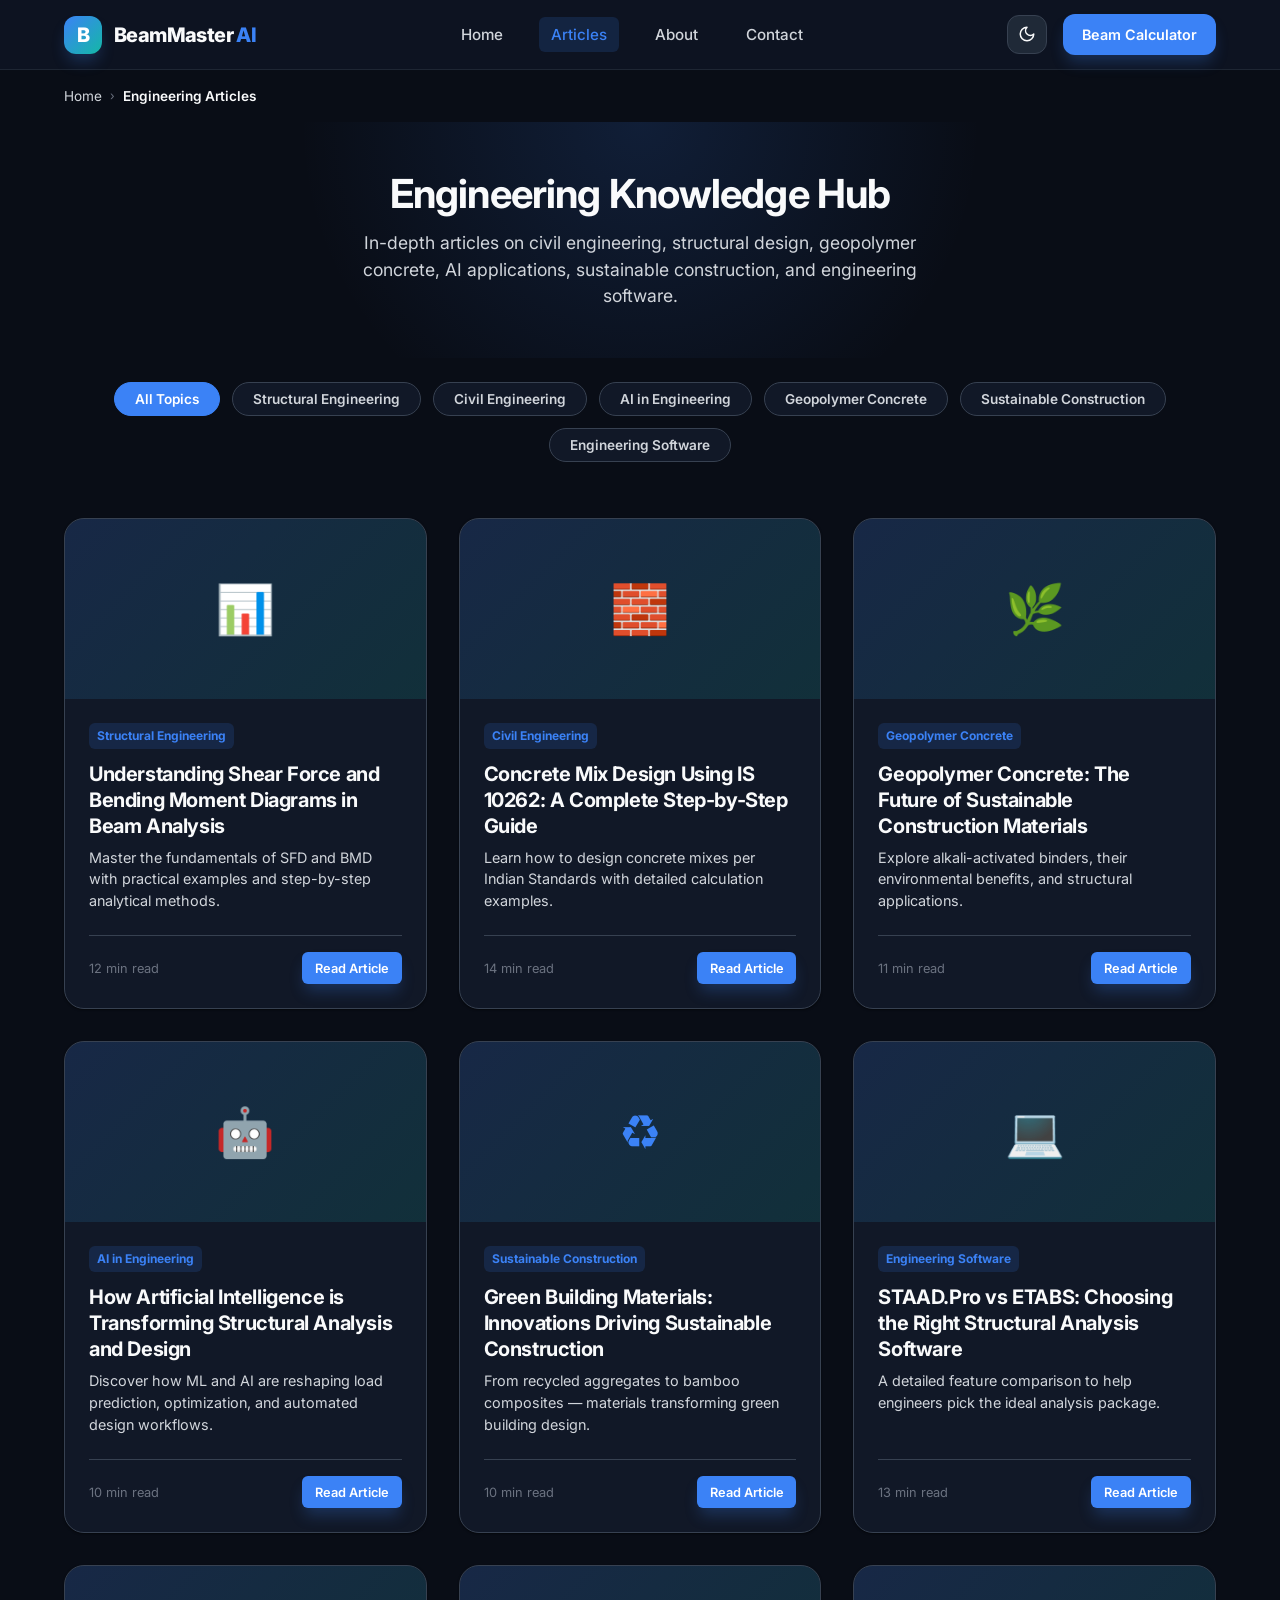
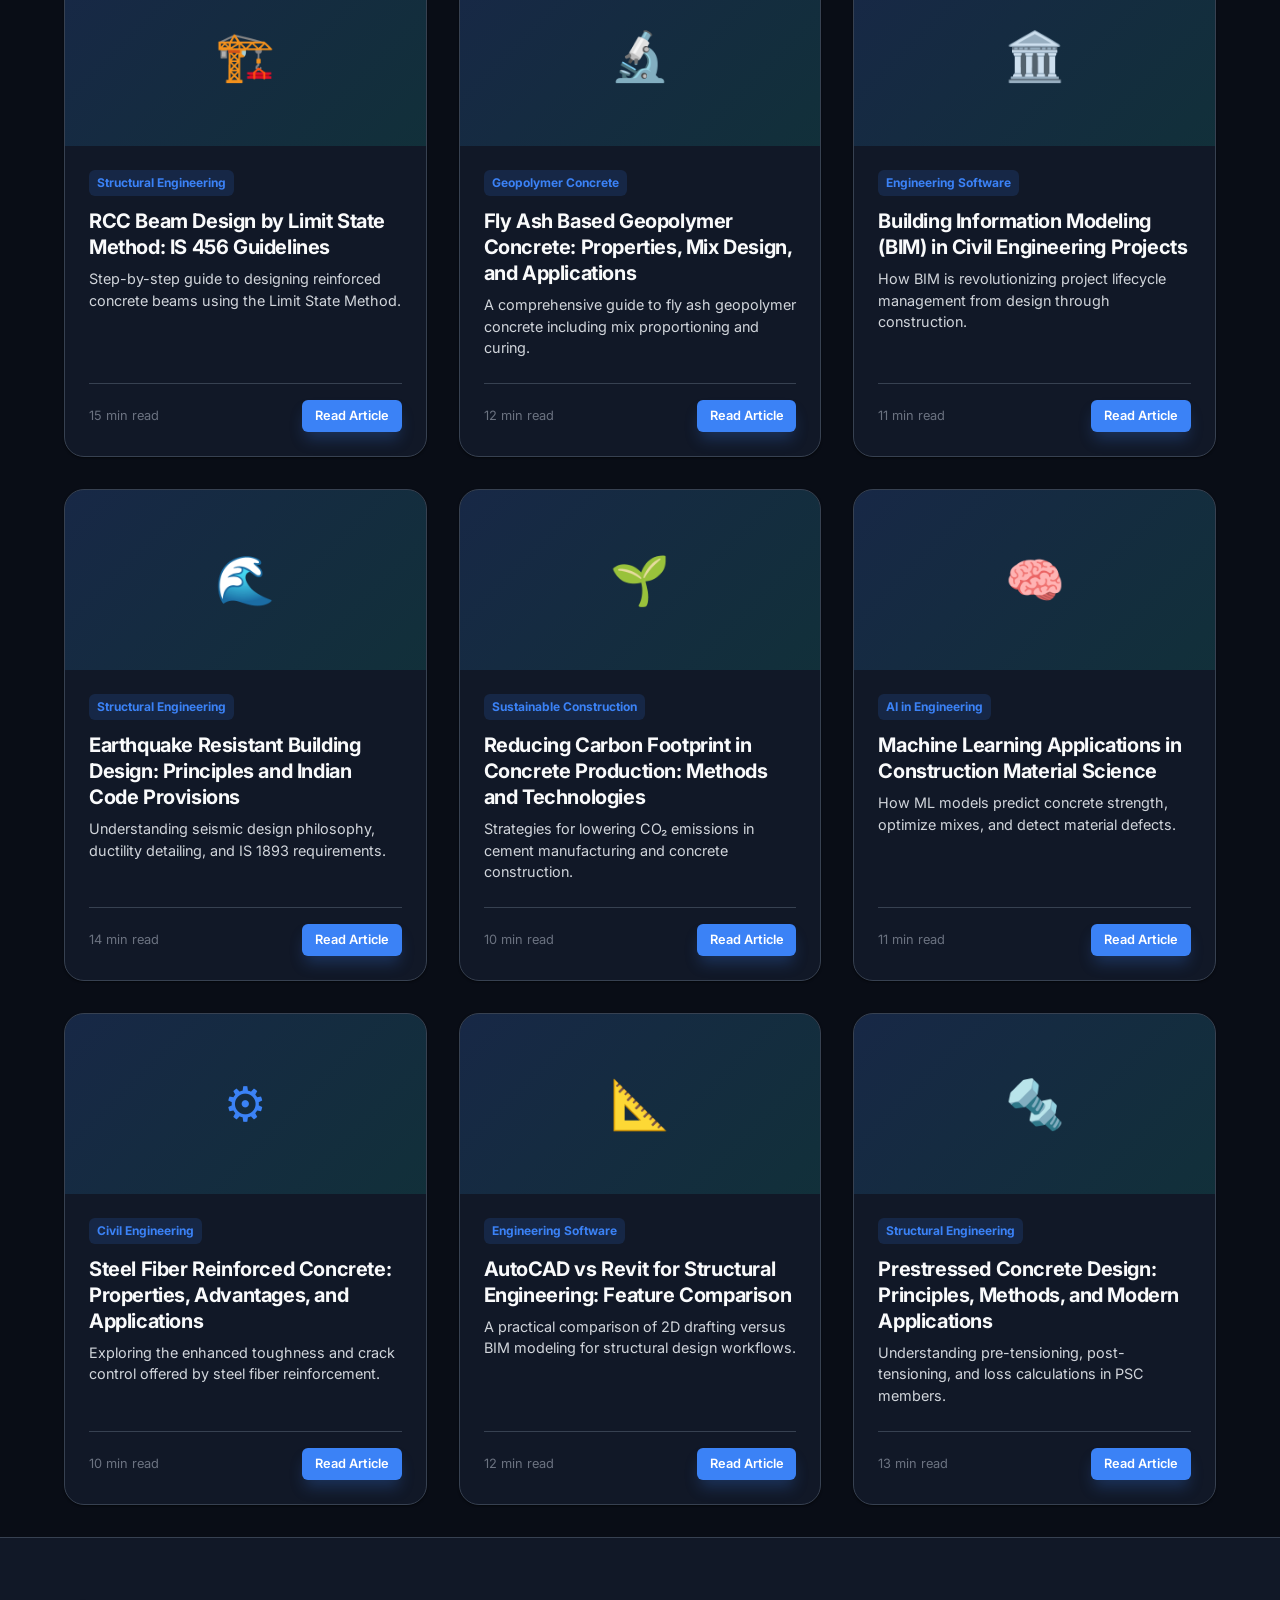
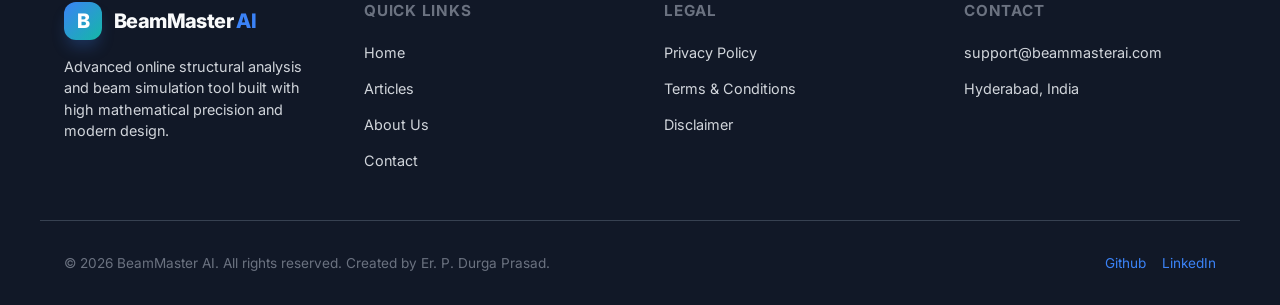
<file: articles/index.html>
<!DOCTYPE html>
<html lang="en" data-theme="dark">
<head>
    <script async src="https://pagead2.googlesyndication.com/pagead/js/adsbygoogle.js?client=ca-pub-1983793556229388" crossorigin="anonymous"></script>
    <meta charset="UTF-8">
    <meta name="viewport" content="width=device-width, initial-scale=1.0">
    <title>Engineering Articles - BeamMaster AI | Civil, Structural & AI Engineering</title>
    <meta name="description" content="Read in-depth engineering articles on civil engineering, structural design, geopolymer concrete, AI in engineering, sustainable construction, and engineering software.">
    <meta name="author" content="Er. P. Durga Prasad">
    <meta name="robots" content="index, follow">
    <link rel="canonical" href="https://beammasterai.com/articles/">
    <link rel="stylesheet" href="../css/style.css">
</head>
<body>
    <header>
        <div class="container navbar">
            <a href="../index.html" class="logo"><span class="logo-icon">B</span><span>BeamMaster <span style="color: var(--primary);">AI</span></span></a>
            <ul class="nav-links" id="menu-links">
                <li><a href="../index.html" class="nav-link">Home</a></li>
                <li><a href="./" class="nav-link active">Articles</a></li>
                <li><a href="../about.html" class="nav-link">About</a></li>
                <li><a href="../contact.html" class="nav-link">Contact</a></li>
            </ul>
            <div class="nav-actions">
                <button class="btn-icon" id="theme-toggle" title="Toggle Theme" aria-label="Toggle Theme">
                    <svg id="theme-sun-icon" xmlns="http://www.w3.org/2000/svg" width="18" height="18" viewBox="0 0 24 24" fill="none" stroke="currentColor" stroke-width="2" stroke-linecap="round" stroke-linejoin="round" style="display:none;"><circle cx="12" cy="12" r="4"/><path d="M12 2v2M12 20v2M4.93 4.93l1.41 1.41M17.66 17.66l1.41 1.41M2 12h2M20 12h2M6.34 17.66l-1.41 1.41M19.07 4.93l-1.41 1.41"/></svg>
                    <svg id="theme-moon-icon" xmlns="http://www.w3.org/2000/svg" width="18" height="18" viewBox="0 0 24 24" fill="none" stroke="currentColor" stroke-width="2" stroke-linecap="round" stroke-linejoin="round"><path d="M12 3a6 6 0 0 0 9 9 9 9 0 1 1-9-9Z"/></svg>
                </button>
                <a href="../index.html" class="btn btn-primary">Beam Calculator</a>
            </div>
            <div class="burger" id="burger-menu"><span></span><span></span><span></span></div>
        </div>
    </header>
    <main>
        <div class="container">
            <nav class="breadcrumb"><a href="../index.html">Home</a><span class="separator">›</span><span class="current">Engineering Articles</span></nav>
        </div>
        <div class="articles-hero">
            <div class="container">
                <h1>Engineering Knowledge Hub</h1>
                <p>In-depth articles on civil engineering, structural design, geopolymer concrete, AI applications, sustainable construction, and engineering software.</p>
            </div>
        </div>
        <div class="container">
            <div class="filter-bar" id="filter-bar">
                <button class="filter-btn active" data-filter="all">All Topics</button>
                <button class="filter-btn" data-filter="structural">Structural Engineering</button>
                <button class="filter-btn" data-filter="civil">Civil Engineering</button>
                <button class="filter-btn" data-filter="ai">AI in Engineering</button>
                <button class="filter-btn" data-filter="geopolymer">Geopolymer Concrete</button>
                <button class="filter-btn" data-filter="sustainable">Sustainable Construction</button>
                <button class="filter-btn" data-filter="software">Engineering Software</button>
            </div>
            <div class="grid-cards-layout" id="articles-grid">
                <div class="card-item" data-category="structural">
                    <div class="card-img-placeholder">📊</div>
                    <div class="card-content">
                        <span class="card-badge">Structural Engineering</span>
                        <h3>Understanding Shear Force and Bending Moment Diagrams in Beam Analysis</h3>
                        <p>Master the fundamentals of SFD and BMD with practical examples and step-by-step analytical methods.</p>
                        <div class="card-footer">
                            <span style="font-size:0.8rem;color:var(--text-muted);">12 min read</span>
                            <a href="understanding-shear-force-bending-moment.html" class="btn btn-primary btn-sm">Read Article</a>
                        </div>
                    </div>
                </div>
                <div class="card-item" data-category="civil">
                    <div class="card-img-placeholder">🧱</div>
                    <div class="card-content">
                        <span class="card-badge">Civil Engineering</span>
                        <h3>Concrete Mix Design Using IS 10262: A Complete Step-by-Step Guide</h3>
                        <p>Learn how to design concrete mixes per Indian Standards with detailed calculation examples.</p>
                        <div class="card-footer">
                            <span style="font-size:0.8rem;color:var(--text-muted);">14 min read</span>
                            <a href="concrete-mix-design-is-10262.html" class="btn btn-primary btn-sm">Read Article</a>
                        </div>
                    </div>
                </div>
                <div class="card-item" data-category="geopolymer">
                    <div class="card-img-placeholder">🌿</div>
                    <div class="card-content">
                        <span class="card-badge">Geopolymer Concrete</span>
                        <h3>Geopolymer Concrete: The Future of Sustainable Construction Materials</h3>
                        <p>Explore alkali-activated binders, their environmental benefits, and structural applications.</p>
                        <div class="card-footer">
                            <span style="font-size:0.8rem;color:var(--text-muted);">11 min read</span>
                            <a href="geopolymer-concrete-future.html" class="btn btn-primary btn-sm">Read Article</a>
                        </div>
                    </div>
                </div>
                <div class="card-item" data-category="ai">
                    <div class="card-img-placeholder">🤖</div>
                    <div class="card-content">
                        <span class="card-badge">AI in Engineering</span>
                        <h3>How Artificial Intelligence is Transforming Structural Analysis and Design</h3>
                        <p>Discover how ML and AI are reshaping load prediction, optimization, and automated design workflows.</p>
                        <div class="card-footer">
                            <span style="font-size:0.8rem;color:var(--text-muted);">10 min read</span>
                            <a href="ai-structural-analysis.html" class="btn btn-primary btn-sm">Read Article</a>
                        </div>
                    </div>
                </div>
                <div class="card-item" data-category="sustainable">
                    <div class="card-img-placeholder">♻️</div>
                    <div class="card-content">
                        <span class="card-badge">Sustainable Construction</span>
                        <h3>Green Building Materials: Innovations Driving Sustainable Construction</h3>
                        <p>From recycled aggregates to bamboo composites — materials transforming green building design.</p>
                        <div class="card-footer">
                            <span style="font-size:0.8rem;color:var(--text-muted);">10 min read</span>
                            <a href="green-building-materials.html" class="btn btn-primary btn-sm">Read Article</a>
                        </div>
                    </div>
                </div>
                <div class="card-item" data-category="software">
                    <div class="card-img-placeholder">💻</div>
                    <div class="card-content">
                        <span class="card-badge">Engineering Software</span>
                        <h3>STAAD.Pro vs ETABS: Choosing the Right Structural Analysis Software</h3>
                        <p>A detailed feature comparison to help engineers pick the ideal analysis package.</p>
                        <div class="card-footer">
                            <span style="font-size:0.8rem;color:var(--text-muted);">13 min read</span>
                            <a href="staad-pro-vs-etabs.html" class="btn btn-primary btn-sm">Read Article</a>
                        </div>
                    </div>
                </div>
                <div class="card-item" data-category="structural">
                    <div class="card-img-placeholder">🏗️</div>
                    <div class="card-content">
                        <span class="card-badge">Structural Engineering</span>
                        <h3>RCC Beam Design by Limit State Method: IS 456 Guidelines</h3>
                        <p>Step-by-step guide to designing reinforced concrete beams using the Limit State Method.</p>
                        <div class="card-footer">
                            <span style="font-size:0.8rem;color:var(--text-muted);">15 min read</span>
                            <a href="rcc-beam-design-limit-state.html" class="btn btn-primary btn-sm">Read Article</a>
                        </div>
                    </div>
                </div>
                <div class="card-item" data-category="geopolymer">
                    <div class="card-img-placeholder">🔬</div>
                    <div class="card-content">
                        <span class="card-badge">Geopolymer Concrete</span>
                        <h3>Fly Ash Based Geopolymer Concrete: Properties, Mix Design, and Applications</h3>
                        <p>A comprehensive guide to fly ash geopolymer concrete including mix proportioning and curing.</p>
                        <div class="card-footer">
                            <span style="font-size:0.8rem;color:var(--text-muted);">12 min read</span>
                            <a href="fly-ash-geopolymer-applications.html" class="btn btn-primary btn-sm">Read Article</a>
                        </div>
                    </div>
                </div>
                <div class="card-item" data-category="software">
                    <div class="card-img-placeholder">🏛️</div>
                    <div class="card-content">
                        <span class="card-badge">Engineering Software</span>
                        <h3>Building Information Modeling (BIM) in Civil Engineering Projects</h3>
                        <p>How BIM is revolutionizing project lifecycle management from design through construction.</p>
                        <div class="card-footer">
                            <span style="font-size:0.8rem;color:var(--text-muted);">11 min read</span>
                            <a href="bim-civil-engineering.html" class="btn btn-primary btn-sm">Read Article</a>
                        </div>
                    </div>
                </div>
                <div class="card-item" data-category="structural">
                    <div class="card-img-placeholder">🌊</div>
                    <div class="card-content">
                        <span class="card-badge">Structural Engineering</span>
                        <h3>Earthquake Resistant Building Design: Principles and Indian Code Provisions</h3>
                        <p>Understanding seismic design philosophy, ductility detailing, and IS 1893 requirements.</p>
                        <div class="card-footer">
                            <span style="font-size:0.8rem;color:var(--text-muted);">14 min read</span>
                            <a href="earthquake-resistant-design.html" class="btn btn-primary btn-sm">Read Article</a>
                        </div>
                    </div>
                </div>
                <div class="card-item" data-category="sustainable">
                    <div class="card-img-placeholder">🌱</div>
                    <div class="card-content">
                        <span class="card-badge">Sustainable Construction</span>
                        <h3>Reducing Carbon Footprint in Concrete Production: Methods and Technologies</h3>
                        <p>Strategies for lowering CO₂ emissions in cement manufacturing and concrete construction.</p>
                        <div class="card-footer">
                            <span style="font-size:0.8rem;color:var(--text-muted);">10 min read</span>
                            <a href="sustainable-concrete-carbon.html" class="btn btn-primary btn-sm">Read Article</a>
                        </div>
                    </div>
                </div>
                <div class="card-item" data-category="ai">
                    <div class="card-img-placeholder">🧠</div>
                    <div class="card-content">
                        <span class="card-badge">AI in Engineering</span>
                        <h3>Machine Learning Applications in Construction Material Science</h3>
                        <p>How ML models predict concrete strength, optimize mixes, and detect material defects.</p>
                        <div class="card-footer">
                            <span style="font-size:0.8rem;color:var(--text-muted);">11 min read</span>
                            <a href="machine-learning-material-science.html" class="btn btn-primary btn-sm">Read Article</a>
                        </div>
                    </div>
                </div>
                <div class="card-item" data-category="civil">
                    <div class="card-img-placeholder">⚙️</div>
                    <div class="card-content">
                        <span class="card-badge">Civil Engineering</span>
                        <h3>Steel Fiber Reinforced Concrete: Properties, Advantages, and Applications</h3>
                        <p>Exploring the enhanced toughness and crack control offered by steel fiber reinforcement.</p>
                        <div class="card-footer">
                            <span style="font-size:0.8rem;color:var(--text-muted);">10 min read</span>
                            <a href="steel-fiber-reinforced-concrete.html" class="btn btn-primary btn-sm">Read Article</a>
                        </div>
                    </div>
                </div>
                <div class="card-item" data-category="software">
                    <div class="card-img-placeholder">📐</div>
                    <div class="card-content">
                        <span class="card-badge">Engineering Software</span>
                        <h3>AutoCAD vs Revit for Structural Engineering: Feature Comparison</h3>
                        <p>A practical comparison of 2D drafting versus BIM modeling for structural design workflows.</p>
                        <div class="card-footer">
                            <span style="font-size:0.8rem;color:var(--text-muted);">12 min read</span>
                            <a href="autocad-vs-revit-structural.html" class="btn btn-primary btn-sm">Read Article</a>
                        </div>
                    </div>
                </div>
                <div class="card-item" data-category="structural">
                    <div class="card-img-placeholder">🔩</div>
                    <div class="card-content">
                        <span class="card-badge">Structural Engineering</span>
                        <h3>Prestressed Concrete Design: Principles, Methods, and Modern Applications</h3>
                        <p>Understanding pre-tensioning, post-tensioning, and loss calculations in PSC members.</p>
                        <div class="card-footer">
                            <span style="font-size:0.8rem;color:var(--text-muted);">13 min read</span>
                            <a href="prestressed-concrete-design.html" class="btn btn-primary btn-sm">Read Article</a>
                        </div>
                    </div>
                </div>
            </div>
        </div>
    </main>
    <footer>
        <div class="container footer-grid">
            <div class="footer-logo-desc"><a href="../index.html" class="logo"><span class="logo-icon">B</span><span>BeamMaster <span style="color: var(--primary);">AI</span></span></a><p>Advanced online structural analysis and beam simulation tool built with high mathematical precision and modern design.</p></div>
            <div class="footer-column"><h4>Quick Links</h4><ul class="footer-links"><li><a href="../index.html" class="footer-link">Home</a></li><li><a href="./" class="footer-link">Articles</a></li><li><a href="../about.html" class="footer-link">About Us</a></li><li><a href="../contact.html" class="footer-link">Contact</a></li></ul></div>
            <div class="footer-column"><h4>Legal</h4><ul class="footer-links"><li><a href="../privacy.html" class="footer-link">Privacy Policy</a></li><li><a href="../terms.html" class="footer-link">Terms & Conditions</a></li><li><a href="../disclaimer.html" class="footer-link">Disclaimer</a></li></ul></div>
            <div class="footer-column"><h4>Contact</h4><ul class="footer-links"><li><a href="mailto:support@beammasterai.com" class="footer-link">support@beammasterai.com</a></li><li><span class="footer-link">Hyderabad, India</span></li></ul></div>
        </div>
        <div class="container footer-bottom"><div>&copy; 2026 BeamMaster AI. All rights reserved. Created by Er. P. Durga Prasad.</div><div class="footer-socials"><a href="https://github.com" target="_blank" rel="noopener">Github</a><a href="https://linkedin.com" target="_blank" rel="noopener">LinkedIn</a></div></div>
    </footer>
    <script>
        const themeToggle=document.getElementById('theme-toggle'),sunIcon=document.getElementById('theme-sun-icon'),moonIcon=document.getElementById('theme-moon-icon');function setTheme(t){document.documentElement.setAttribute('data-theme',t);localStorage.setItem('bm-theme',t);sunIcon.style.display=t==='dark'?'none':'block';moonIcon.style.display=t==='dark'?'block':'none';}themeToggle.addEventListener('click',()=>{setTheme(document.documentElement.getAttribute('data-theme')==='dark'?'light':'dark');});setTheme(localStorage.getItem('bm-theme')||'dark');document.getElementById('burger-menu').addEventListener('click',()=>document.getElementById('menu-links').classList.toggle('active'));

        // Category filter
        document.querySelectorAll('.filter-btn').forEach(btn => {
            btn.addEventListener('click', () => {
                document.querySelectorAll('.filter-btn').forEach(b => b.classList.remove('active'));
                btn.classList.add('active');
                const filter = btn.dataset.filter;
                document.querySelectorAll('.card-item').forEach(card => {
                    card.style.display = (filter === 'all' || card.dataset.category === filter) ? '' : 'none';
                });
            });
        });
    </script>
</body>
</html>
</file>
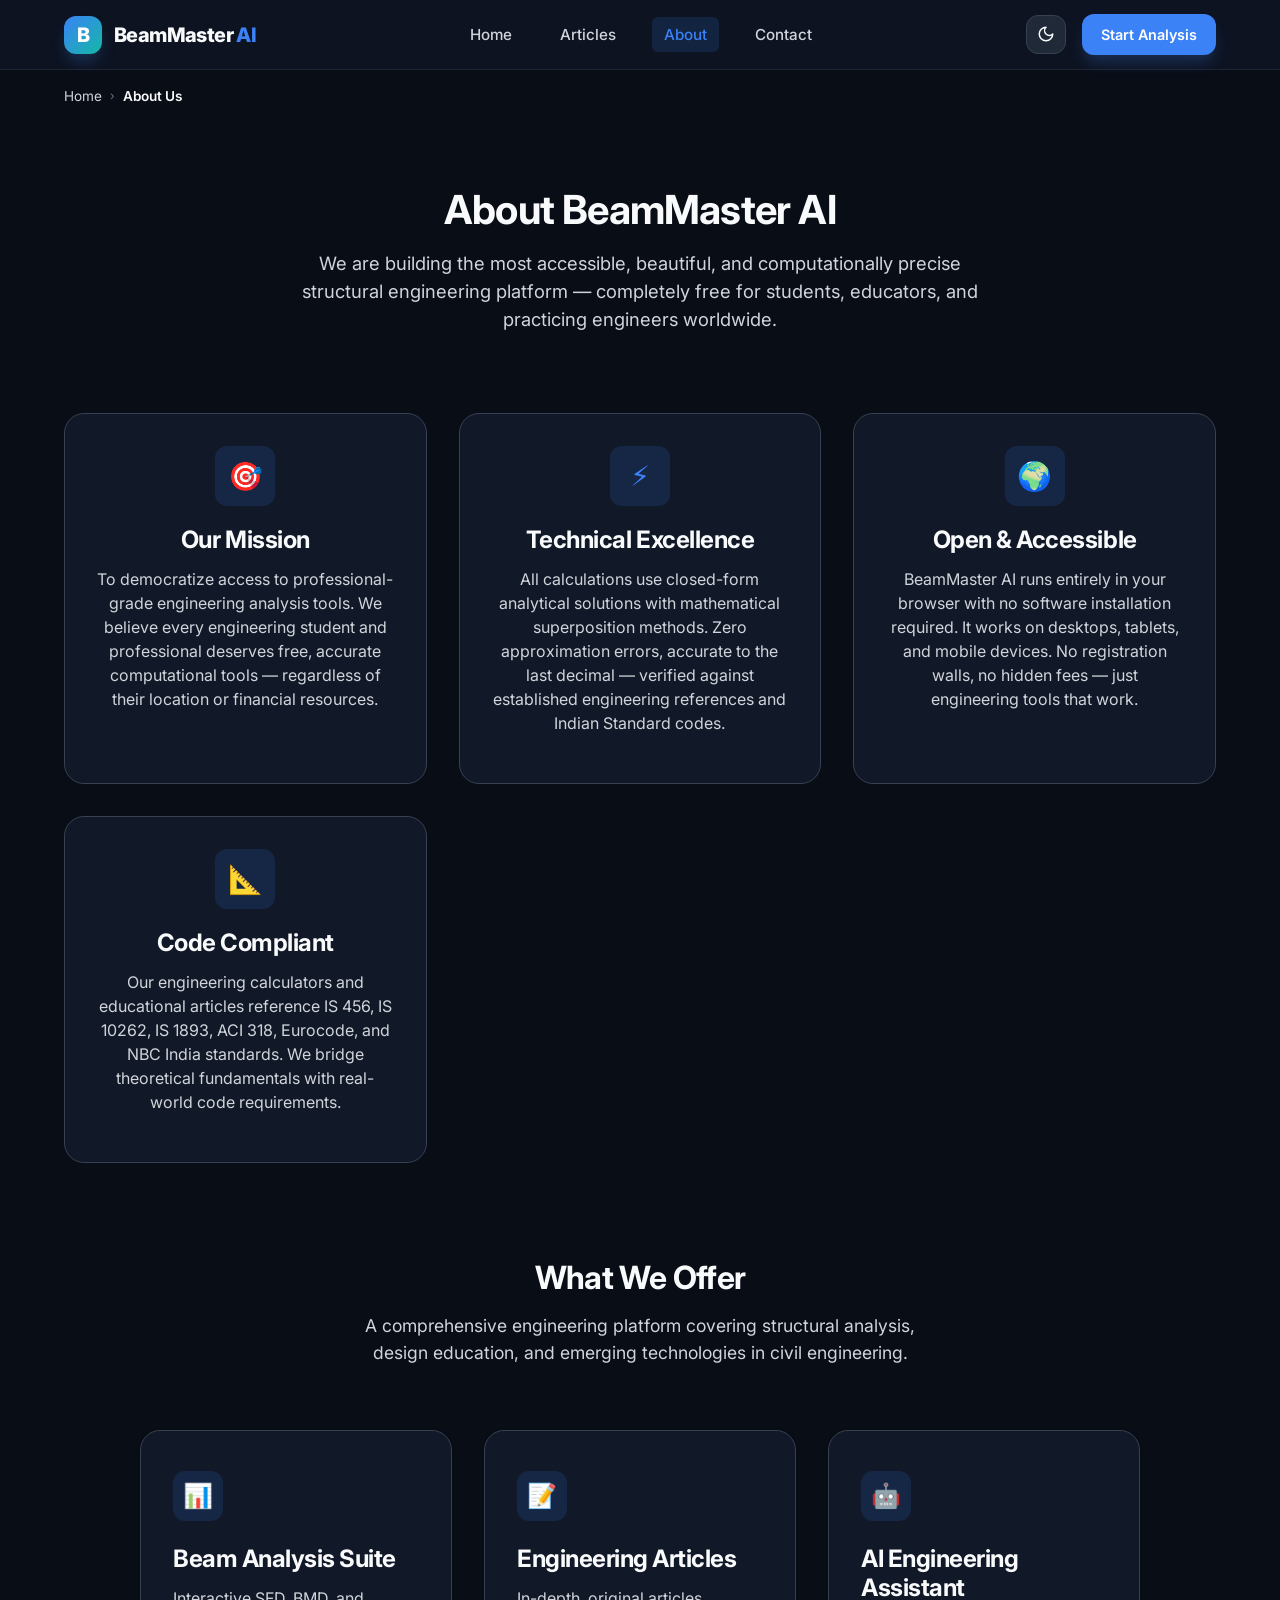
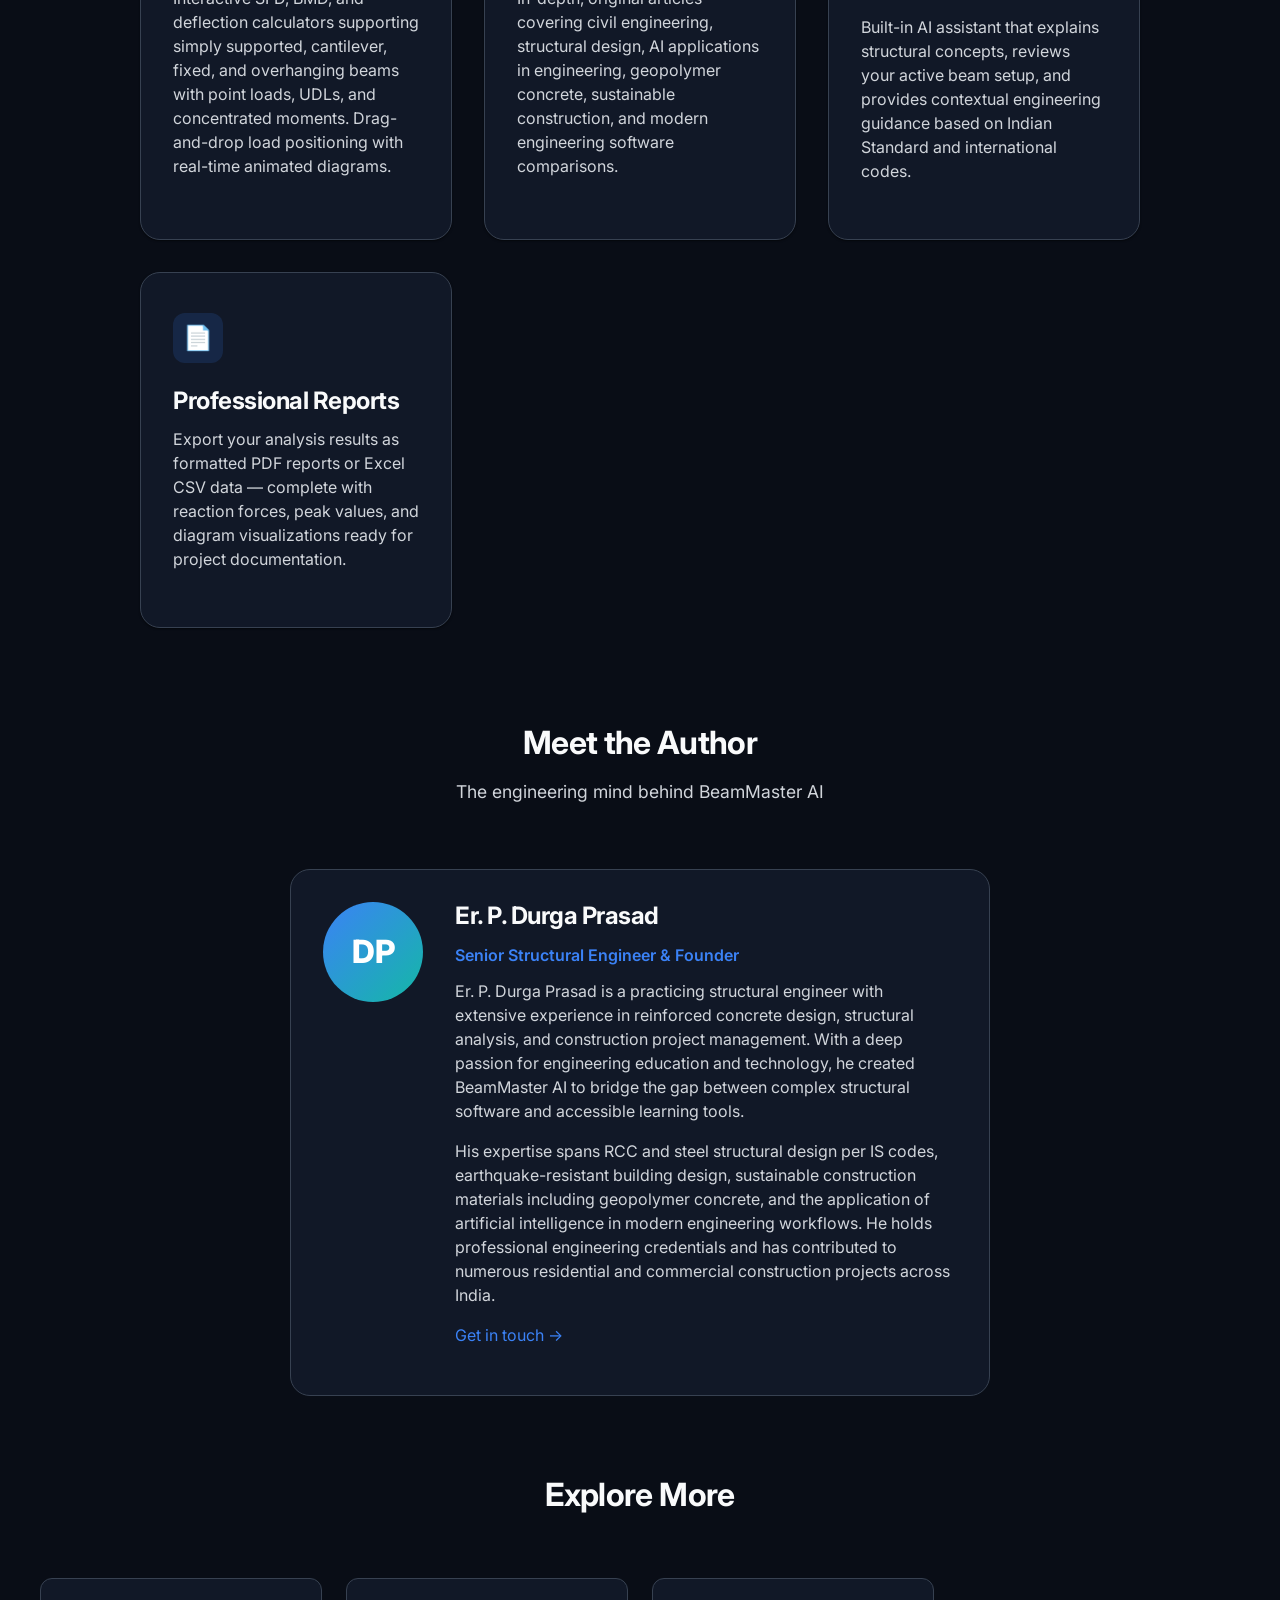
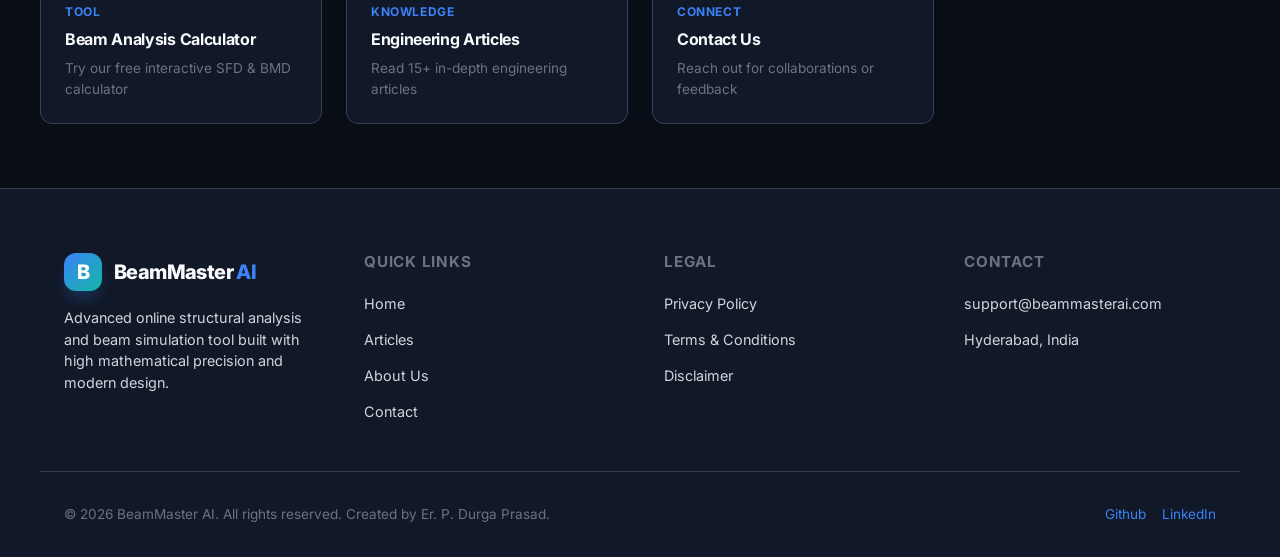
<file: about.html>
<!DOCTYPE html>
<html lang="en" data-theme="dark">
<head>
    <script async src="https://pagead2.googlesyndication.com/pagead/js/adsbygoogle.js?client=ca-pub-1983793556229388" crossorigin="anonymous"></script>
    <meta charset="UTF-8">
    <meta name="viewport" content="width=device-width, initial-scale=1.0">
    <title>About Us - BeamMaster AI | Engineering Analysis Platform</title>
    <meta name="description" content="Learn about BeamMaster AI, a free online structural engineering platform created by Er. P. Durga Prasad. Our mission is to make engineering analysis accessible to all.">
    <meta name="author" content="Er. P. Durga Prasad">
    <meta name="robots" content="index, follow">
    <link rel="canonical" href="https://beammasterai.com/about.html">
    <meta property="og:type" content="website">
    <meta property="og:title" content="About Us - BeamMaster AI">
    <meta property="og:description" content="Learn about BeamMaster AI and the engineering team behind this free structural analysis platform.">
    <meta property="og:url" content="https://beammasterai.com/about.html">
    <link rel="stylesheet" href="css/style.css">
</head>
<body>
    <!-- Header Navigation -->
    <header>
        <div class="container navbar">
            <a href="index.html" class="logo">
                <span class="logo-icon">B</span>
                <span>BeamMaster <span style="color: var(--primary);">AI</span></span>
            </a>
            <ul class="nav-links" id="menu-links">
                <li><a href="index.html" class="nav-link">Home</a></li>
                <li><a href="articles/" class="nav-link">Articles</a></li>
                <li><a href="about.html" class="nav-link active">About</a></li>
                <li><a href="contact.html" class="nav-link">Contact</a></li>
            </ul>
            <div class="nav-actions">
                <button class="btn-icon" id="theme-toggle" title="Toggle Theme" aria-label="Toggle Theme">
                    <svg id="theme-sun-icon" xmlns="http://www.w3.org/2000/svg" width="18" height="18" viewBox="0 0 24 24" fill="none" stroke="currentColor" stroke-width="2" stroke-linecap="round" stroke-linejoin="round" style="display:none;"><circle cx="12" cy="12" r="4"/><path d="M12 2v2M12 20v2M4.93 4.93l1.41 1.41M17.66 17.66l1.41 1.41M2 12h2M20 12h2M6.34 17.66l-1.41 1.41M19.07 4.93l-1.41 1.41"/></svg>
                    <svg id="theme-moon-icon" xmlns="http://www.w3.org/2000/svg" width="18" height="18" viewBox="0 0 24 24" fill="none" stroke="currentColor" stroke-width="2" stroke-linecap="round" stroke-linejoin="round"><path d="M12 3a6 6 0 0 0 9 9 9 9 0 1 1-9-9Z"/></svg>
                </button>
                <a href="index.html" class="btn btn-primary">Start Analysis</a>
            </div>
            <div class="burger" id="burger-menu">
                <span></span><span></span><span></span>
            </div>
        </div>
    </header>

    <main>
        <div class="container">
            <nav class="breadcrumb">
                <a href="index.html">Home</a>
                <span class="separator">›</span>
                <span class="current">About Us</span>
            </nav>
        </div>

        <!-- About Hero -->
        <div class="container about-hero">
            <h1>About BeamMaster AI</h1>
            <p>We are building the most accessible, beautiful, and computationally precise structural engineering platform — completely free for students, educators, and practicing engineers worldwide.</p>
        </div>

        <!-- Values Grid -->
        <div class="container">
            <div class="about-grid">
                <div class="about-value-card">
                    <div class="value-icon">🎯</div>
                    <h3>Our Mission</h3>
                    <p>To democratize access to professional-grade engineering analysis tools. We believe every engineering student and professional deserves free, accurate computational tools — regardless of their location or financial resources.</p>
                </div>
                <div class="about-value-card">
                    <div class="value-icon">⚡</div>
                    <h3>Technical Excellence</h3>
                    <p>All calculations use closed-form analytical solutions with mathematical superposition methods. Zero approximation errors, accurate to the last decimal — verified against established engineering references and Indian Standard codes.</p>
                </div>
                <div class="about-value-card">
                    <div class="value-icon">🌍</div>
                    <h3>Open & Accessible</h3>
                    <p>BeamMaster AI runs entirely in your browser with no software installation required. It works on desktops, tablets, and mobile devices. No registration walls, no hidden fees — just engineering tools that work.</p>
                </div>
                <div class="about-value-card">
                    <div class="value-icon">📐</div>
                    <h3>Code Compliant</h3>
                    <p>Our engineering calculators and educational articles reference IS 456, IS 10262, IS 1893, ACI 318, Eurocode, and NBC India standards. We bridge theoretical fundamentals with real-world code requirements.</p>
                </div>
            </div>
        </div>

        <!-- Platform Section -->
        <div class="container" style="padding: 3rem 0;">
            <div class="section-header">
                <h2>What We Offer</h2>
                <p>A comprehensive engineering platform covering structural analysis, design education, and emerging technologies in civil engineering.</p>
            </div>
            <div class="features-grid" style="max-width: 1000px; margin: 0 auto;">
                <div class="feature-card">
                    <div class="feature-icon">📊</div>
                    <h3>Beam Analysis Suite</h3>
                    <p>Interactive SFD, BMD, and deflection calculators supporting simply supported, cantilever, fixed, and overhanging beams with point loads, UDLs, and concentrated moments. Drag-and-drop load positioning with real-time animated diagrams.</p>
                </div>
                <div class="feature-card">
                    <div class="feature-icon">📝</div>
                    <h3>Engineering Articles</h3>
                    <p>In-depth, original articles covering civil engineering, structural design, AI applications in engineering, geopolymer concrete, sustainable construction, and modern engineering software comparisons.</p>
                </div>
                <div class="feature-card">
                    <div class="feature-icon">🤖</div>
                    <h3>AI Engineering Assistant</h3>
                    <p>Built-in AI assistant that explains structural concepts, reviews your active beam setup, and provides contextual engineering guidance based on Indian Standard and international codes.</p>
                </div>
                <div class="feature-card">
                    <div class="feature-icon">📄</div>
                    <h3>Professional Reports</h3>
                    <p>Export your analysis results as formatted PDF reports or Excel CSV data — complete with reaction forces, peak values, and diagram visualizations ready for project documentation.</p>
                </div>
            </div>
        </div>

        <!-- Team / Author Section -->
        <div class="container team-section">
            <div class="section-header">
                <h2>Meet the Author</h2>
                <p>The engineering mind behind BeamMaster AI</p>
            </div>
            <div class="team-card">
                <div class="team-avatar">DP</div>
                <div>
                    <h3>Er. P. Durga Prasad</h3>
                    <p style="color: var(--primary); font-weight: 600; margin-bottom: 0.75rem;">Senior Structural Engineer & Founder</p>
                    <p>Er. P. Durga Prasad is a practicing structural engineer with extensive experience in reinforced concrete design, structural analysis, and construction project management. With a deep passion for engineering education and technology, he created BeamMaster AI to bridge the gap between complex structural software and accessible learning tools.</p>
                    <p>His expertise spans RCC and steel structural design per IS codes, earthquake-resistant building design, sustainable construction materials including geopolymer concrete, and the application of artificial intelligence in modern engineering workflows. He holds professional engineering credentials and has contributed to numerous residential and commercial construction projects across India.</p>
                    <p style="margin-top: 1rem;"><a href="contact.html">Get in touch →</a></p>
                </div>
            </div>
        </div>

        <!-- Internal Links -->
        <div class="container" style="padding: 2rem 0 4rem 0;">
            <div class="section-header">
                <h2>Explore More</h2>
            </div>
            <div class="related-grid">
                <a href="index.html" class="related-card">
                    <div class="related-cat">Tool</div>
                    <h4>Beam Analysis Calculator</h4>
                    <p>Try our free interactive SFD & BMD calculator</p>
                </a>
                <a href="articles/" class="related-card">
                    <div class="related-cat">Knowledge</div>
                    <h4>Engineering Articles</h4>
                    <p>Read 15+ in-depth engineering articles</p>
                </a>
                <a href="contact.html" class="related-card">
                    <div class="related-cat">Connect</div>
                    <h4>Contact Us</h4>
                    <p>Reach out for collaborations or feedback</p>
                </a>
            </div>
        </div>
    </main>

    <!-- Footer -->
    <footer>
        <div class="container footer-grid">
            <div class="footer-logo-desc">
                <a href="index.html" class="logo">
                    <span class="logo-icon">B</span>
                    <span>BeamMaster <span style="color: var(--primary);">AI</span></span>
                </a>
                <p>Advanced online structural analysis and beam simulation tool built with high mathematical precision and modern design.</p>
            </div>
            <div class="footer-column">
                <h4>Quick Links</h4>
                <ul class="footer-links">
                    <li><a href="index.html" class="footer-link">Home</a></li>
                    <li><a href="articles/" class="footer-link">Articles</a></li>
                    <li><a href="about.html" class="footer-link">About Us</a></li>
                    <li><a href="contact.html" class="footer-link">Contact</a></li>
                </ul>
            </div>
            <div class="footer-column">
                <h4>Legal</h4>
                <ul class="footer-links">
                    <li><a href="privacy.html" class="footer-link">Privacy Policy</a></li>
                    <li><a href="terms.html" class="footer-link">Terms & Conditions</a></li>
                    <li><a href="disclaimer.html" class="footer-link">Disclaimer</a></li>
                </ul>
            </div>
            <div class="footer-column">
                <h4>Contact</h4>
                <ul class="footer-links">
                    <li><a href="mailto:support@beammasterai.com" class="footer-link">support@beammasterai.com</a></li>
                    <li><span class="footer-link">Hyderabad, India</span></li>
                </ul>
            </div>
        </div>
        <div class="container footer-bottom">
            <div>&copy; 2026 BeamMaster AI. All rights reserved. Created by Er. P. Durga Prasad.</div>
            <div class="footer-socials">
                <a href="https://github.com" target="_blank" rel="noopener">Github</a>
                <a href="https://linkedin.com" target="_blank" rel="noopener">LinkedIn</a>
            </div>
        </div>
    </footer>

    <script>
        // Theme toggle
        const themeToggle = document.getElementById('theme-toggle');
        const sunIcon = document.getElementById('theme-sun-icon');
        const moonIcon = document.getElementById('theme-moon-icon');
        function setTheme(theme) {
            document.documentElement.setAttribute('data-theme', theme);
            localStorage.setItem('bm-theme', theme);
            sunIcon.style.display = theme === 'dark' ? 'none' : 'block';
            moonIcon.style.display = theme === 'dark' ? 'block' : 'none';
        }
        themeToggle.addEventListener('click', () => {
            const current = document.documentElement.getAttribute('data-theme');
            setTheme(current === 'dark' ? 'light' : 'dark');
        });
        const savedTheme = localStorage.getItem('bm-theme') || 'dark';
        setTheme(savedTheme);

        // Burger menu
        const burger = document.getElementById('burger-menu');
        const navLinks = document.getElementById('menu-links');
        burger.addEventListener('click', () => {
            navLinks.classList.toggle('active');
        });
    </script>
</body>
</html>
</file>
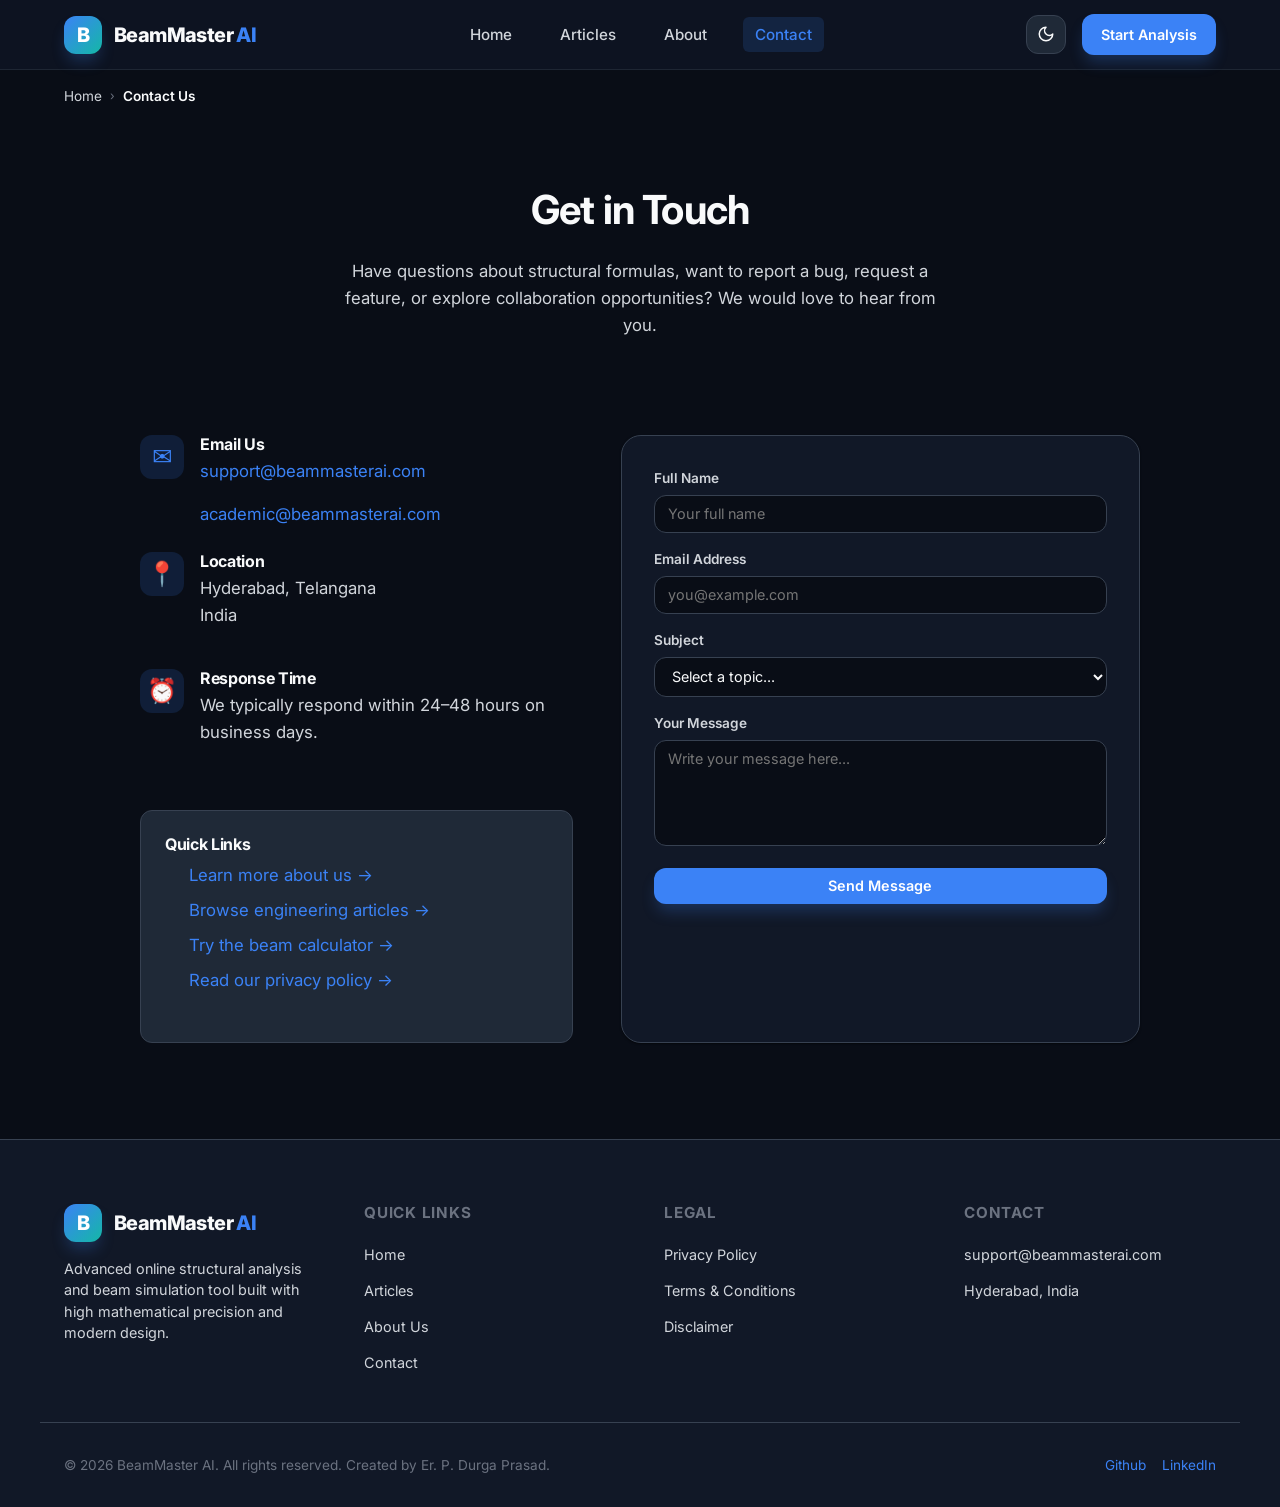
<file: contact.html>
<!DOCTYPE html>
<html lang="en" data-theme="dark">
<head>
    <script async src="https://pagead2.googlesyndication.com/pagead/js/adsbygoogle.js?client=ca-pub-1983793556229388" crossorigin="anonymous"></script>
    <meta charset="UTF-8">
    <meta name="viewport" content="width=device-width, initial-scale=1.0">
    <title>Contact Us - BeamMaster AI | Get in Touch</title>
    <meta name="description" content="Contact the BeamMaster AI team for questions about structural engineering tools, collaboration opportunities, bug reports, or feedback.">
    <meta name="author" content="Er. P. Durga Prasad">
    <meta name="robots" content="index, follow">
    <link rel="canonical" href="https://beammasterai.com/contact.html">
    <link rel="stylesheet" href="css/style.css">
</head>
<body>
    <header>
        <div class="container navbar">
            <a href="index.html" class="logo">
                <span class="logo-icon">B</span>
                <span>BeamMaster <span style="color: var(--primary);">AI</span></span>
            </a>
            <ul class="nav-links" id="menu-links">
                <li><a href="index.html" class="nav-link">Home</a></li>
                <li><a href="articles/" class="nav-link">Articles</a></li>
                <li><a href="about.html" class="nav-link">About</a></li>
                <li><a href="contact.html" class="nav-link active">Contact</a></li>
            </ul>
            <div class="nav-actions">
                <button class="btn-icon" id="theme-toggle" title="Toggle Theme" aria-label="Toggle Theme">
                    <svg id="theme-sun-icon" xmlns="http://www.w3.org/2000/svg" width="18" height="18" viewBox="0 0 24 24" fill="none" stroke="currentColor" stroke-width="2" stroke-linecap="round" stroke-linejoin="round" style="display:none;"><circle cx="12" cy="12" r="4"/><path d="M12 2v2M12 20v2M4.93 4.93l1.41 1.41M17.66 17.66l1.41 1.41M2 12h2M20 12h2M6.34 17.66l-1.41 1.41M19.07 4.93l-1.41 1.41"/></svg>
                    <svg id="theme-moon-icon" xmlns="http://www.w3.org/2000/svg" width="18" height="18" viewBox="0 0 24 24" fill="none" stroke="currentColor" stroke-width="2" stroke-linecap="round" stroke-linejoin="round"><path d="M12 3a6 6 0 0 0 9 9 9 9 0 1 1-9-9Z"/></svg>
                </button>
                <a href="index.html" class="btn btn-primary">Start Analysis</a>
            </div>
            <div class="burger" id="burger-menu"><span></span><span></span><span></span></div>
        </div>
    </header>

    <main>
        <div class="container">
            <nav class="breadcrumb">
                <a href="index.html">Home</a>
                <span class="separator">›</span>
                <span class="current">Contact Us</span>
            </nav>
        </div>

        <div class="container static-page-layout" style="max-width: 1000px;">
            <div class="section-header">
                <h1>Get in Touch</h1>
                <p>Have questions about structural formulas, want to report a bug, request a feature, or explore collaboration opportunities? We would love to hear from you.</p>
            </div>

            <div class="contact-grid">
                <div class="contact-info">
                    <div class="contact-method">
                        <div class="contact-method-icon">✉️</div>
                        <div>
                            <h4>Email Us</h4>
                            <p><a href="mailto:support@beammasterai.com">support@beammasterai.com</a></p>
                            <p style="margin:0;"><a href="mailto:academic@beammasterai.com">academic@beammasterai.com</a></p>
                        </div>
                    </div>
                    <div class="contact-method">
                        <div class="contact-method-icon">📍</div>
                        <div>
                            <h4>Location</h4>
                            <p>Hyderabad, Telangana<br>India</p>
                        </div>
                    </div>
                    <div class="contact-method">
                        <div class="contact-method-icon">⏰</div>
                        <div>
                            <h4>Response Time</h4>
                            <p>We typically respond within 24–48 hours on business days.</p>
                        </div>
                    </div>

                    <div style="margin-top: 1.5rem; padding: 1.5rem; background-color: var(--bg-tertiary); border-radius: var(--radius-md); border: 1px solid var(--border-color);">
                        <h4 style="margin-bottom: 0.5rem;">Quick Links</h4>
                        <ul style="list-style: none; display: flex; flex-direction: column; gap: 0.5rem;">
                            <li><a href="about.html">Learn more about us →</a></li>
                            <li><a href="articles/">Browse engineering articles →</a></li>
                            <li><a href="index.html">Try the beam calculator →</a></li>
                            <li><a href="privacy.html">Read our privacy policy →</a></li>
                        </ul>
                    </div>
                </div>

                <div class="contact-form-card">
                    <form id="contact-form" onsubmit="handleContactSubmit(event)">
                        <div class="form-group">
                            <label for="contact-name">Full Name</label>
                            <input type="text" id="contact-name" class="input-control" placeholder="Your full name" required>
                        </div>
                        <div class="form-group">
                            <label for="contact-email">Email Address</label>
                            <input type="email" id="contact-email" class="input-control" placeholder="you@example.com" required>
                        </div>
                        <div class="form-group">
                            <label for="contact-subject">Subject</label>
                            <select id="contact-subject" class="input-control" required>
                                <option value="">Select a topic...</option>
                                <option value="general">General Inquiry</option>
                                <option value="bug">Bug Report</option>
                                <option value="feature">Feature Request</option>
                                <option value="academic">Academic Collaboration</option>
                                <option value="advertising">Advertising / Partnerships</option>
                                <option value="other">Other</option>
                            </select>
                        </div>
                        <div class="form-group">
                            <label for="contact-message">Your Message</label>
                            <textarea id="contact-message" class="input-control" rows="5" placeholder="Write your message here..." required></textarea>
                        </div>
                        <button type="submit" class="btn btn-primary" style="width:100%;" id="contact-submit-btn">Send Message</button>
                        <div id="contact-success" style="display:none; margin-top: 1rem; padding: 1rem; background-color: var(--accent-light); color: var(--accent); border-radius: var(--radius-sm); text-align: center; font-weight: 600;">
                            ✅ Thank you! Your message has been received. We will get back to you soon.
                        </div>
                    </form>
                </div>
            </div>
        </div>
    </main>

    <footer>
        <div class="container footer-grid">
            <div class="footer-logo-desc">
                <a href="index.html" class="logo"><span class="logo-icon">B</span><span>BeamMaster <span style="color: var(--primary);">AI</span></span></a>
                <p>Advanced online structural analysis and beam simulation tool built with high mathematical precision and modern design.</p>
            </div>
            <div class="footer-column">
                <h4>Quick Links</h4>
                <ul class="footer-links">
                    <li><a href="index.html" class="footer-link">Home</a></li>
                    <li><a href="articles/" class="footer-link">Articles</a></li>
                    <li><a href="about.html" class="footer-link">About Us</a></li>
                    <li><a href="contact.html" class="footer-link">Contact</a></li>
                </ul>
            </div>
            <div class="footer-column">
                <h4>Legal</h4>
                <ul class="footer-links">
                    <li><a href="privacy.html" class="footer-link">Privacy Policy</a></li>
                    <li><a href="terms.html" class="footer-link">Terms & Conditions</a></li>
                    <li><a href="disclaimer.html" class="footer-link">Disclaimer</a></li>
                </ul>
            </div>
            <div class="footer-column">
                <h4>Contact</h4>
                <ul class="footer-links">
                    <li><a href="mailto:support@beammasterai.com" class="footer-link">support@beammasterai.com</a></li>
                    <li><span class="footer-link">Hyderabad, India</span></li>
                </ul>
            </div>
        </div>
        <div class="container footer-bottom">
            <div>&copy; 2026 BeamMaster AI. All rights reserved. Created by Er. P. Durga Prasad.</div>
            <div class="footer-socials">
                <a href="https://github.com" target="_blank" rel="noopener">Github</a>
                <a href="https://linkedin.com" target="_blank" rel="noopener">LinkedIn</a>
            </div>
        </div>
    </footer>

    <script>
        const themeToggle = document.getElementById('theme-toggle');
        const sunIcon = document.getElementById('theme-sun-icon');
        const moonIcon = document.getElementById('theme-moon-icon');
        function setTheme(theme) {
            document.documentElement.setAttribute('data-theme', theme);
            localStorage.setItem('bm-theme', theme);
            sunIcon.style.display = theme === 'dark' ? 'none' : 'block';
            moonIcon.style.display = theme === 'dark' ? 'block' : 'none';
        }
        themeToggle.addEventListener('click', () => {
            const current = document.documentElement.getAttribute('data-theme');
            setTheme(current === 'dark' ? 'light' : 'dark');
        });
        setTheme(localStorage.getItem('bm-theme') || 'dark');

        const burger = document.getElementById('burger-menu');
        const navLinks = document.getElementById('menu-links');
        burger.addEventListener('click', () => navLinks.classList.toggle('active'));

        function handleContactSubmit(e) {
            e.preventDefault();
            document.getElementById('contact-submit-btn').textContent = 'Sending...';
            setTimeout(() => {
                document.getElementById('contact-form').style.display = 'none';
                document.getElementById('contact-success').style.display = 'block';
            }, 800);
        }
    </script>
</body>
</html>
</file>
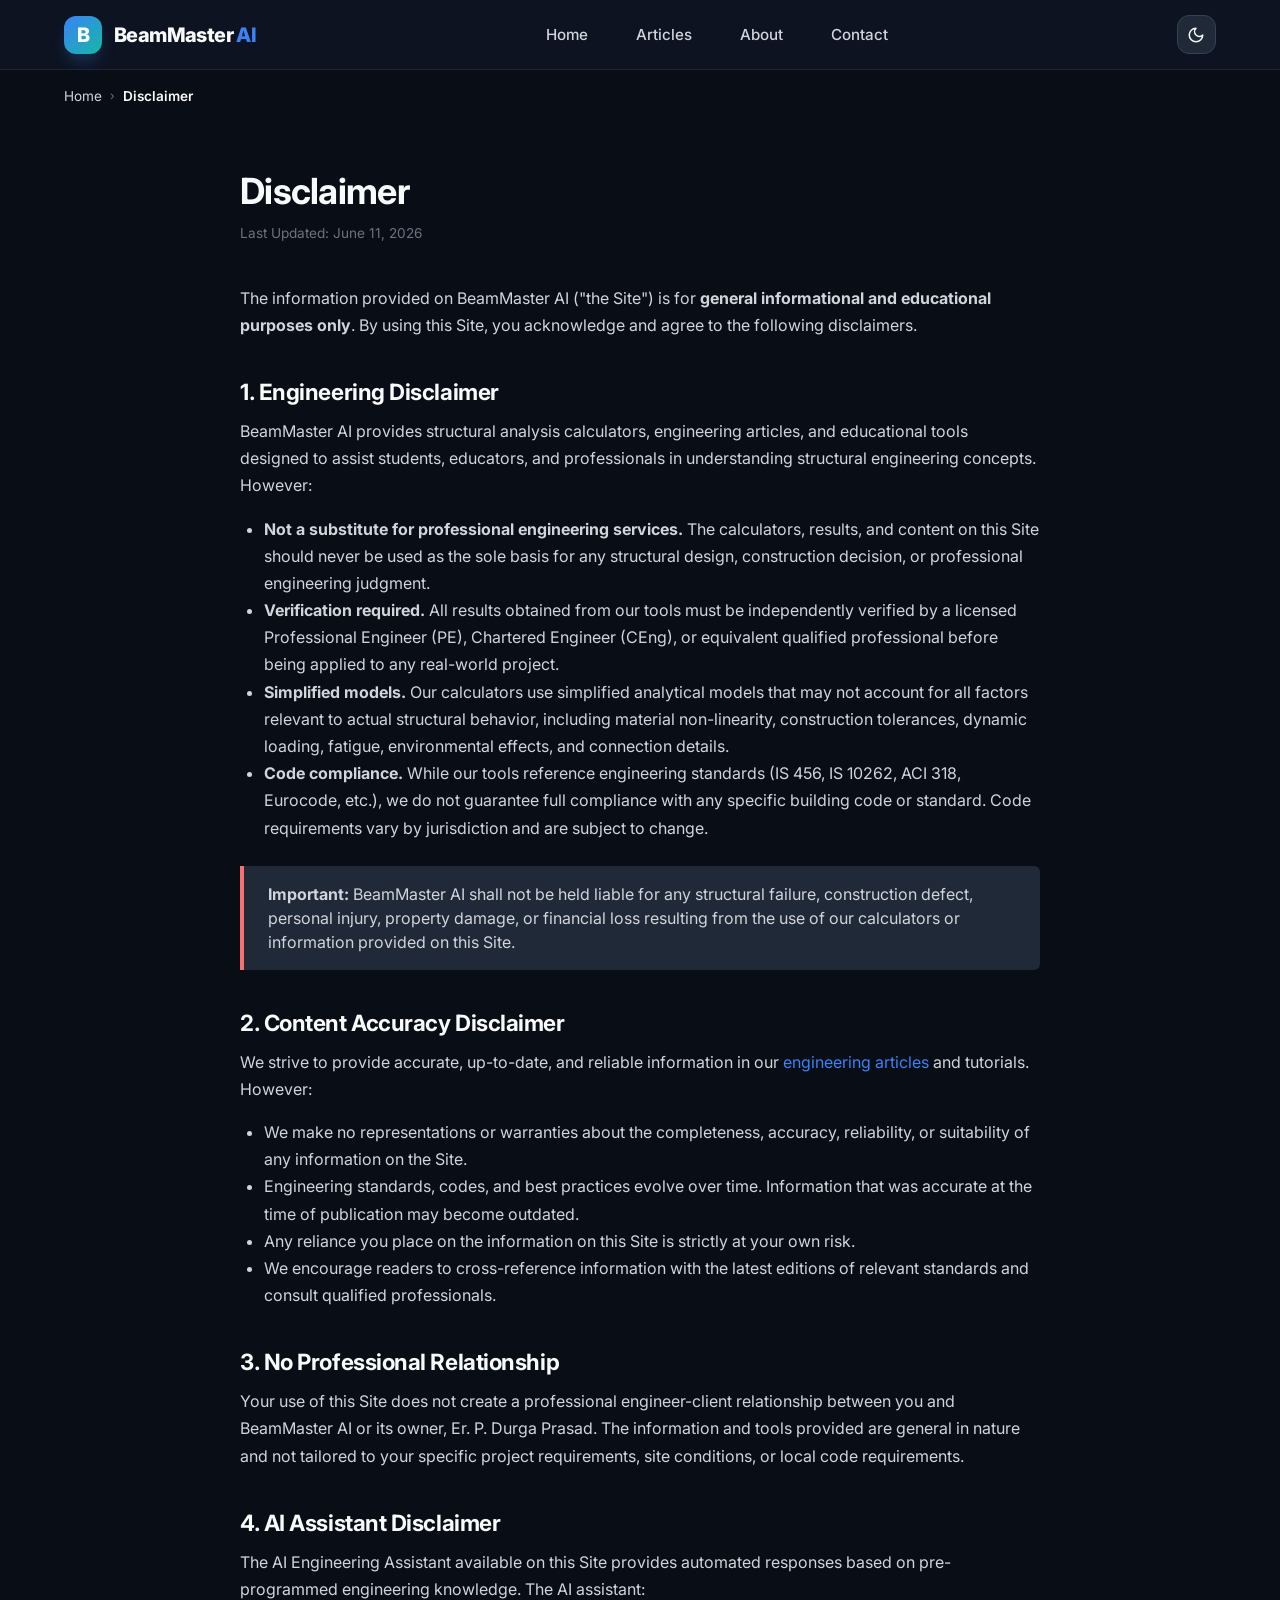
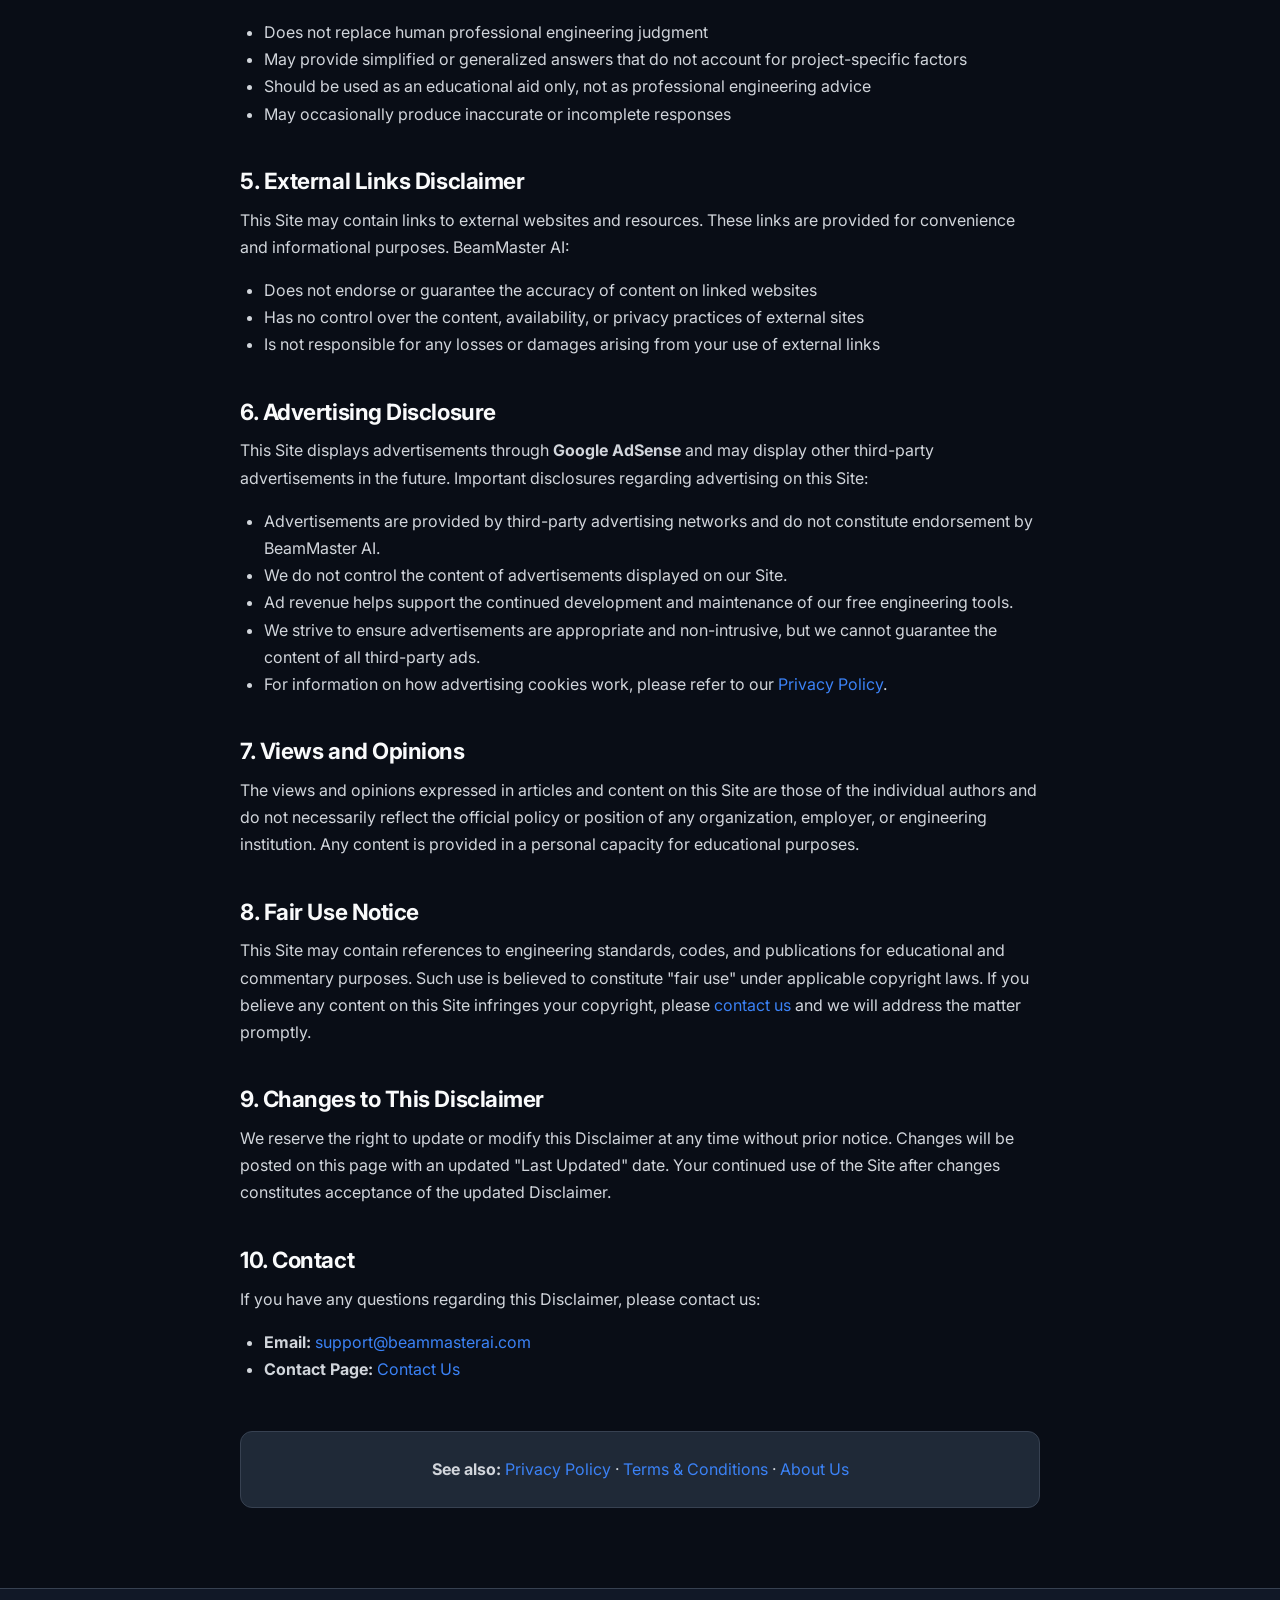
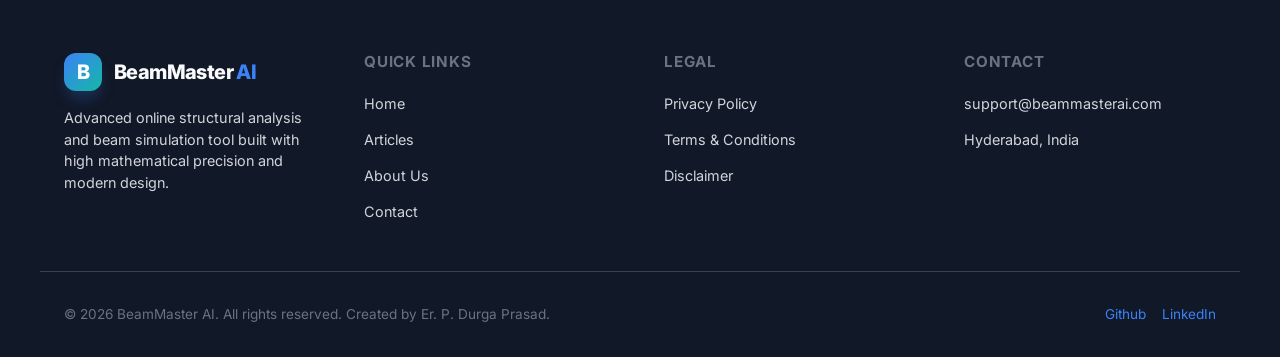
<file: disclaimer.html>
<!DOCTYPE html>
<html lang="en" data-theme="dark">
<head>
    <script async src="https://pagead2.googlesyndication.com/pagead/js/adsbygoogle.js?client=ca-pub-1983793556229388" crossorigin="anonymous"></script>
    <meta charset="UTF-8">
    <meta name="viewport" content="width=device-width, initial-scale=1.0">
    <title>Disclaimer - BeamMaster AI</title>
    <meta name="description" content="Disclaimer for BeamMaster AI. Important information about the limitations of our engineering tools, content accuracy, and advertising disclosures.">
    <meta name="robots" content="index, follow">
    <link rel="canonical" href="https://beammasterai.com/disclaimer.html">
    <link rel="stylesheet" href="css/style.css">
</head>
<body>
    <header>
        <div class="container navbar">
            <a href="index.html" class="logo"><span class="logo-icon">B</span><span>BeamMaster <span style="color: var(--primary);">AI</span></span></a>
            <ul class="nav-links" id="menu-links">
                <li><a href="index.html" class="nav-link">Home</a></li>
                <li><a href="articles/" class="nav-link">Articles</a></li>
                <li><a href="about.html" class="nav-link">About</a></li>
                <li><a href="contact.html" class="nav-link">Contact</a></li>
            </ul>
            <div class="nav-actions">
                <button class="btn-icon" id="theme-toggle" title="Toggle Theme" aria-label="Toggle Theme">
                    <svg id="theme-sun-icon" xmlns="http://www.w3.org/2000/svg" width="18" height="18" viewBox="0 0 24 24" fill="none" stroke="currentColor" stroke-width="2" stroke-linecap="round" stroke-linejoin="round" style="display:none;"><circle cx="12" cy="12" r="4"/><path d="M12 2v2M12 20v2M4.93 4.93l1.41 1.41M17.66 17.66l1.41 1.41M2 12h2M20 12h2M6.34 17.66l-1.41 1.41M19.07 4.93l-1.41 1.41"/></svg>
                    <svg id="theme-moon-icon" xmlns="http://www.w3.org/2000/svg" width="18" height="18" viewBox="0 0 24 24" fill="none" stroke="currentColor" stroke-width="2" stroke-linecap="round" stroke-linejoin="round"><path d="M12 3a6 6 0 0 0 9 9 9 9 0 1 1-9-9Z"/></svg>
                </button>
            </div>
            <div class="burger" id="burger-menu"><span></span><span></span><span></span></div>
        </div>
    </header>
    <main>
        <div class="container">
            <nav class="breadcrumb"><a href="index.html">Home</a><span class="separator">›</span><span class="current">Disclaimer</span></nav>
        </div>
        <div class="container legal-page">
            <h1>Disclaimer</h1>
            <p class="last-updated">Last Updated: June 11, 2026</p>

            <p>The information provided on BeamMaster AI ("the Site") is for <strong>general informational and educational purposes only</strong>. By using this Site, you acknowledge and agree to the following disclaimers.</p>

            <h2>1. Engineering Disclaimer</h2>
            <p>BeamMaster AI provides structural analysis calculators, engineering articles, and educational tools designed to assist students, educators, and professionals in understanding structural engineering concepts. However:</p>
            <ul>
                <li><strong>Not a substitute for professional engineering services.</strong> The calculators, results, and content on this Site should never be used as the sole basis for any structural design, construction decision, or professional engineering judgment.</li>
                <li><strong>Verification required.</strong> All results obtained from our tools must be independently verified by a licensed Professional Engineer (PE), Chartered Engineer (CEng), or equivalent qualified professional before being applied to any real-world project.</li>
                <li><strong>Simplified models.</strong> Our calculators use simplified analytical models that may not account for all factors relevant to actual structural behavior, including material non-linearity, construction tolerances, dynamic loading, fatigue, environmental effects, and connection details.</li>
                <li><strong>Code compliance.</strong> While our tools reference engineering standards (IS 456, IS 10262, ACI 318, Eurocode, etc.), we do not guarantee full compliance with any specific building code or standard. Code requirements vary by jurisdiction and are subject to change.</li>
            </ul>
            <blockquote style="padding: 1rem 1.5rem; border-left: 4px solid var(--danger); background-color: var(--bg-tertiary); border-radius: 0 var(--radius-sm) var(--radius-sm) 0; margin: 1.5rem 0; color: var(--text-secondary);">
                <strong>Important:</strong> BeamMaster AI shall not be held liable for any structural failure, construction defect, personal injury, property damage, or financial loss resulting from the use of our calculators or information provided on this Site.
            </blockquote>

            <h2>2. Content Accuracy Disclaimer</h2>
            <p>We strive to provide accurate, up-to-date, and reliable information in our <a href="articles/">engineering articles</a> and tutorials. However:</p>
            <ul>
                <li>We make no representations or warranties about the completeness, accuracy, reliability, or suitability of any information on the Site.</li>
                <li>Engineering standards, codes, and best practices evolve over time. Information that was accurate at the time of publication may become outdated.</li>
                <li>Any reliance you place on the information on this Site is strictly at your own risk.</li>
                <li>We encourage readers to cross-reference information with the latest editions of relevant standards and consult qualified professionals.</li>
            </ul>

            <h2>3. No Professional Relationship</h2>
            <p>Your use of this Site does not create a professional engineer-client relationship between you and BeamMaster AI or its owner, Er. P. Durga Prasad. The information and tools provided are general in nature and not tailored to your specific project requirements, site conditions, or local code requirements.</p>

            <h2>4. AI Assistant Disclaimer</h2>
            <p>The AI Engineering Assistant available on this Site provides automated responses based on pre-programmed engineering knowledge. The AI assistant:</p>
            <ul>
                <li>Does not replace human professional engineering judgment</li>
                <li>May provide simplified or generalized answers that do not account for project-specific factors</li>
                <li>Should be used as an educational aid only, not as professional engineering advice</li>
                <li>May occasionally produce inaccurate or incomplete responses</li>
            </ul>

            <h2>5. External Links Disclaimer</h2>
            <p>This Site may contain links to external websites and resources. These links are provided for convenience and informational purposes. BeamMaster AI:</p>
            <ul>
                <li>Does not endorse or guarantee the accuracy of content on linked websites</li>
                <li>Has no control over the content, availability, or privacy practices of external sites</li>
                <li>Is not responsible for any losses or damages arising from your use of external links</li>
            </ul>

            <h2>6. Advertising Disclosure</h2>
            <p>This Site displays advertisements through <strong>Google AdSense</strong> and may display other third-party advertisements in the future. Important disclosures regarding advertising on this Site:</p>
            <ul>
                <li>Advertisements are provided by third-party advertising networks and do not constitute endorsement by BeamMaster AI.</li>
                <li>We do not control the content of advertisements displayed on our Site.</li>
                <li>Ad revenue helps support the continued development and maintenance of our free engineering tools.</li>
                <li>We strive to ensure advertisements are appropriate and non-intrusive, but we cannot guarantee the content of all third-party ads.</li>
                <li>For information on how advertising cookies work, please refer to our <a href="privacy.html">Privacy Policy</a>.</li>
            </ul>

            <h2>7. Views and Opinions</h2>
            <p>The views and opinions expressed in articles and content on this Site are those of the individual authors and do not necessarily reflect the official policy or position of any organization, employer, or engineering institution. Any content is provided in a personal capacity for educational purposes.</p>

            <h2>8. Fair Use Notice</h2>
            <p>This Site may contain references to engineering standards, codes, and publications for educational and commentary purposes. Such use is believed to constitute "fair use" under applicable copyright laws. If you believe any content on this Site infringes your copyright, please <a href="contact.html">contact us</a> and we will address the matter promptly.</p>

            <h2>9. Changes to This Disclaimer</h2>
            <p>We reserve the right to update or modify this Disclaimer at any time without prior notice. Changes will be posted on this page with an updated "Last Updated" date. Your continued use of the Site after changes constitutes acceptance of the updated Disclaimer.</p>

            <h2>10. Contact</h2>
            <p>If you have any questions regarding this Disclaimer, please contact us:</p>
            <ul>
                <li><strong>Email:</strong> <a href="mailto:support@beammasterai.com">support@beammasterai.com</a></li>
                <li><strong>Contact Page:</strong> <a href="contact.html">Contact Us</a></li>
            </ul>

            <div style="margin-top: 3rem; padding: 1.5rem; background-color: var(--bg-tertiary); border-radius: var(--radius-md); border: 1px solid var(--border-color);">
                <p style="margin: 0; text-align: center;"><strong>See also:</strong> <a href="privacy.html">Privacy Policy</a> · <a href="terms.html">Terms & Conditions</a> · <a href="about.html">About Us</a></p>
            </div>
        </div>
    </main>
    <footer>
        <div class="container footer-grid">
            <div class="footer-logo-desc"><a href="index.html" class="logo"><span class="logo-icon">B</span><span>BeamMaster <span style="color: var(--primary);">AI</span></span></a><p>Advanced online structural analysis and beam simulation tool built with high mathematical precision and modern design.</p></div>
            <div class="footer-column"><h4>Quick Links</h4><ul class="footer-links"><li><a href="index.html" class="footer-link">Home</a></li><li><a href="articles/" class="footer-link">Articles</a></li><li><a href="about.html" class="footer-link">About Us</a></li><li><a href="contact.html" class="footer-link">Contact</a></li></ul></div>
            <div class="footer-column"><h4>Legal</h4><ul class="footer-links"><li><a href="privacy.html" class="footer-link">Privacy Policy</a></li><li><a href="terms.html" class="footer-link">Terms & Conditions</a></li><li><a href="disclaimer.html" class="footer-link">Disclaimer</a></li></ul></div>
            <div class="footer-column"><h4>Contact</h4><ul class="footer-links"><li><a href="mailto:support@beammasterai.com" class="footer-link">support@beammasterai.com</a></li><li><span class="footer-link">Hyderabad, India</span></li></ul></div>
        </div>
        <div class="container footer-bottom"><div>&copy; 2026 BeamMaster AI. All rights reserved. Created by Er. P. Durga Prasad.</div><div class="footer-socials"><a href="https://github.com" target="_blank" rel="noopener">Github</a><a href="https://linkedin.com" target="_blank" rel="noopener">LinkedIn</a></div></div>
    </footer>
    <script>
        const themeToggle=document.getElementById('theme-toggle'),sunIcon=document.getElementById('theme-sun-icon'),moonIcon=document.getElementById('theme-moon-icon');function setTheme(t){document.documentElement.setAttribute('data-theme',t);localStorage.setItem('bm-theme',t);sunIcon.style.display=t==='dark'?'none':'block';moonIcon.style.display=t==='dark'?'block':'none';}themeToggle.addEventListener('click',()=>{setTheme(document.documentElement.getAttribute('data-theme')==='dark'?'light':'dark');});setTheme(localStorage.getItem('bm-theme')||'dark');document.getElementById('burger-menu').addEventListener('click',()=>document.getElementById('menu-links').classList.toggle('active'));
    </script>
</body>
</html>
</file>
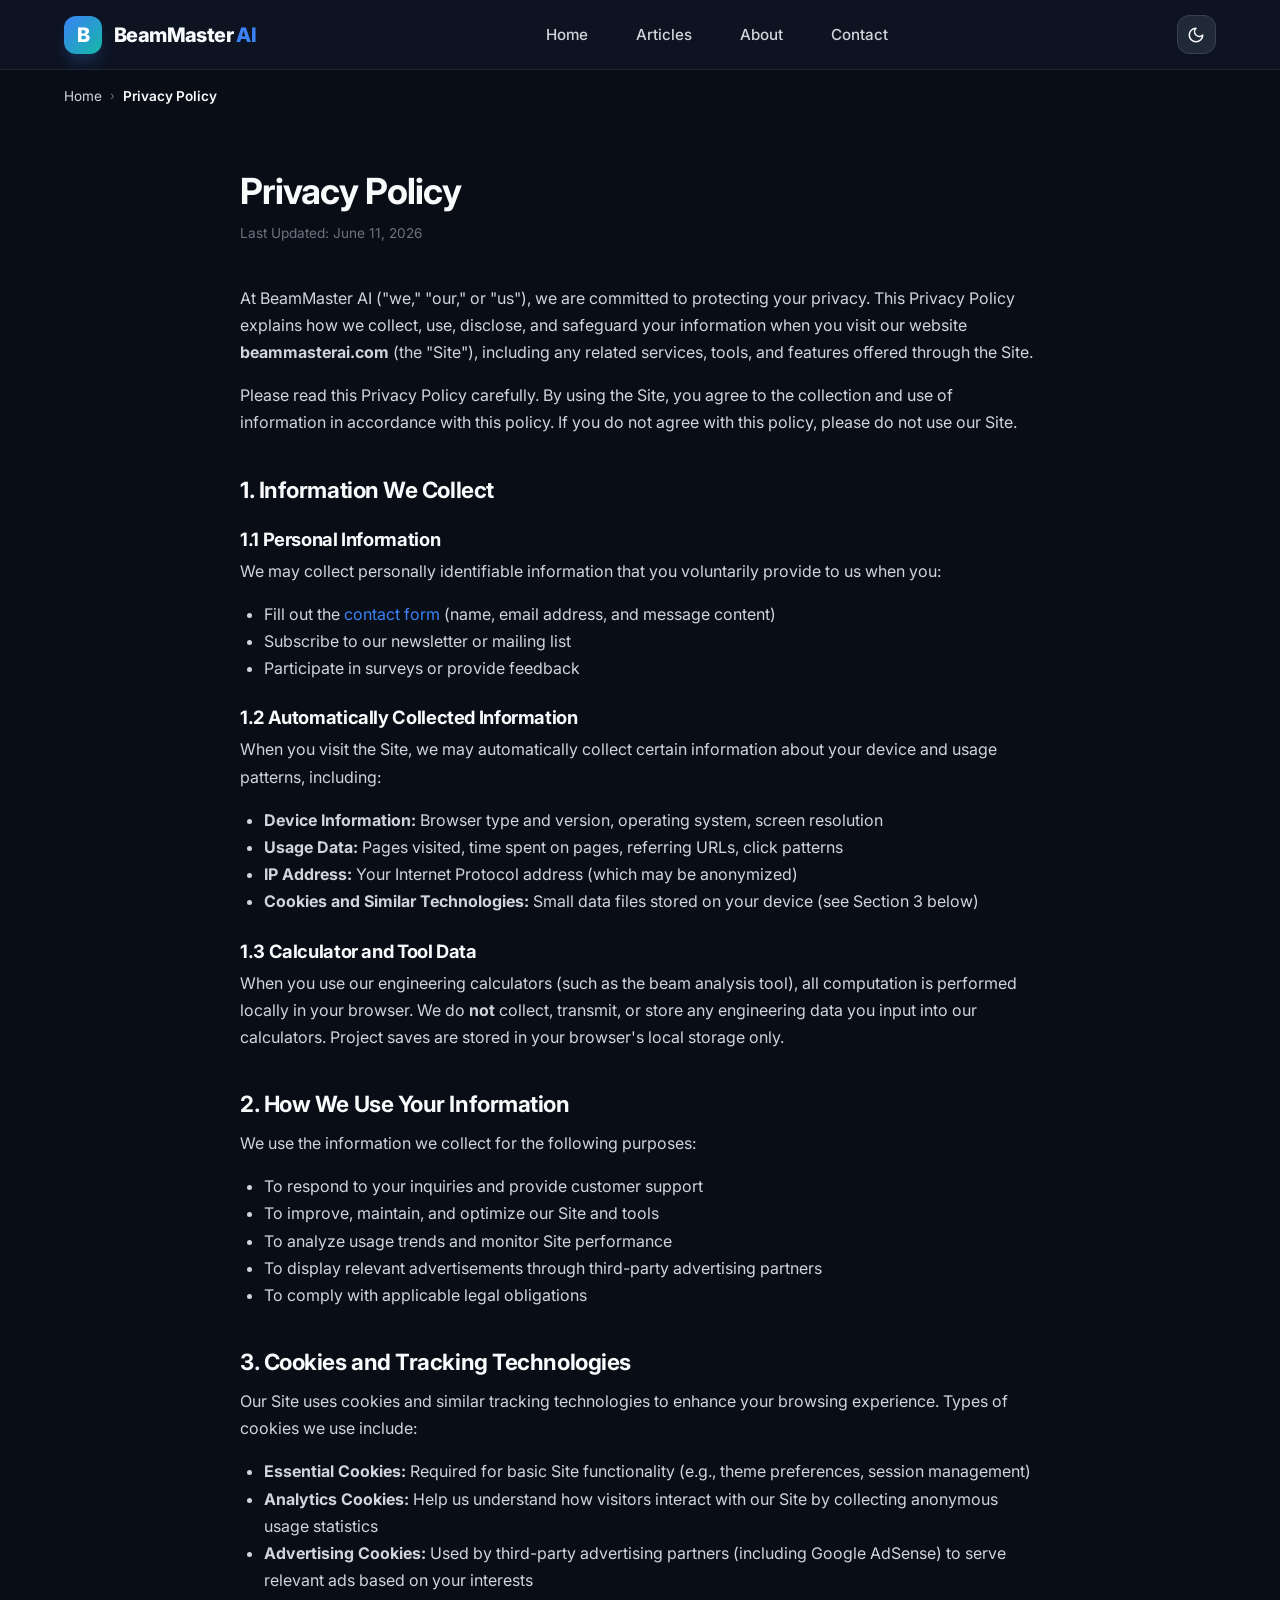
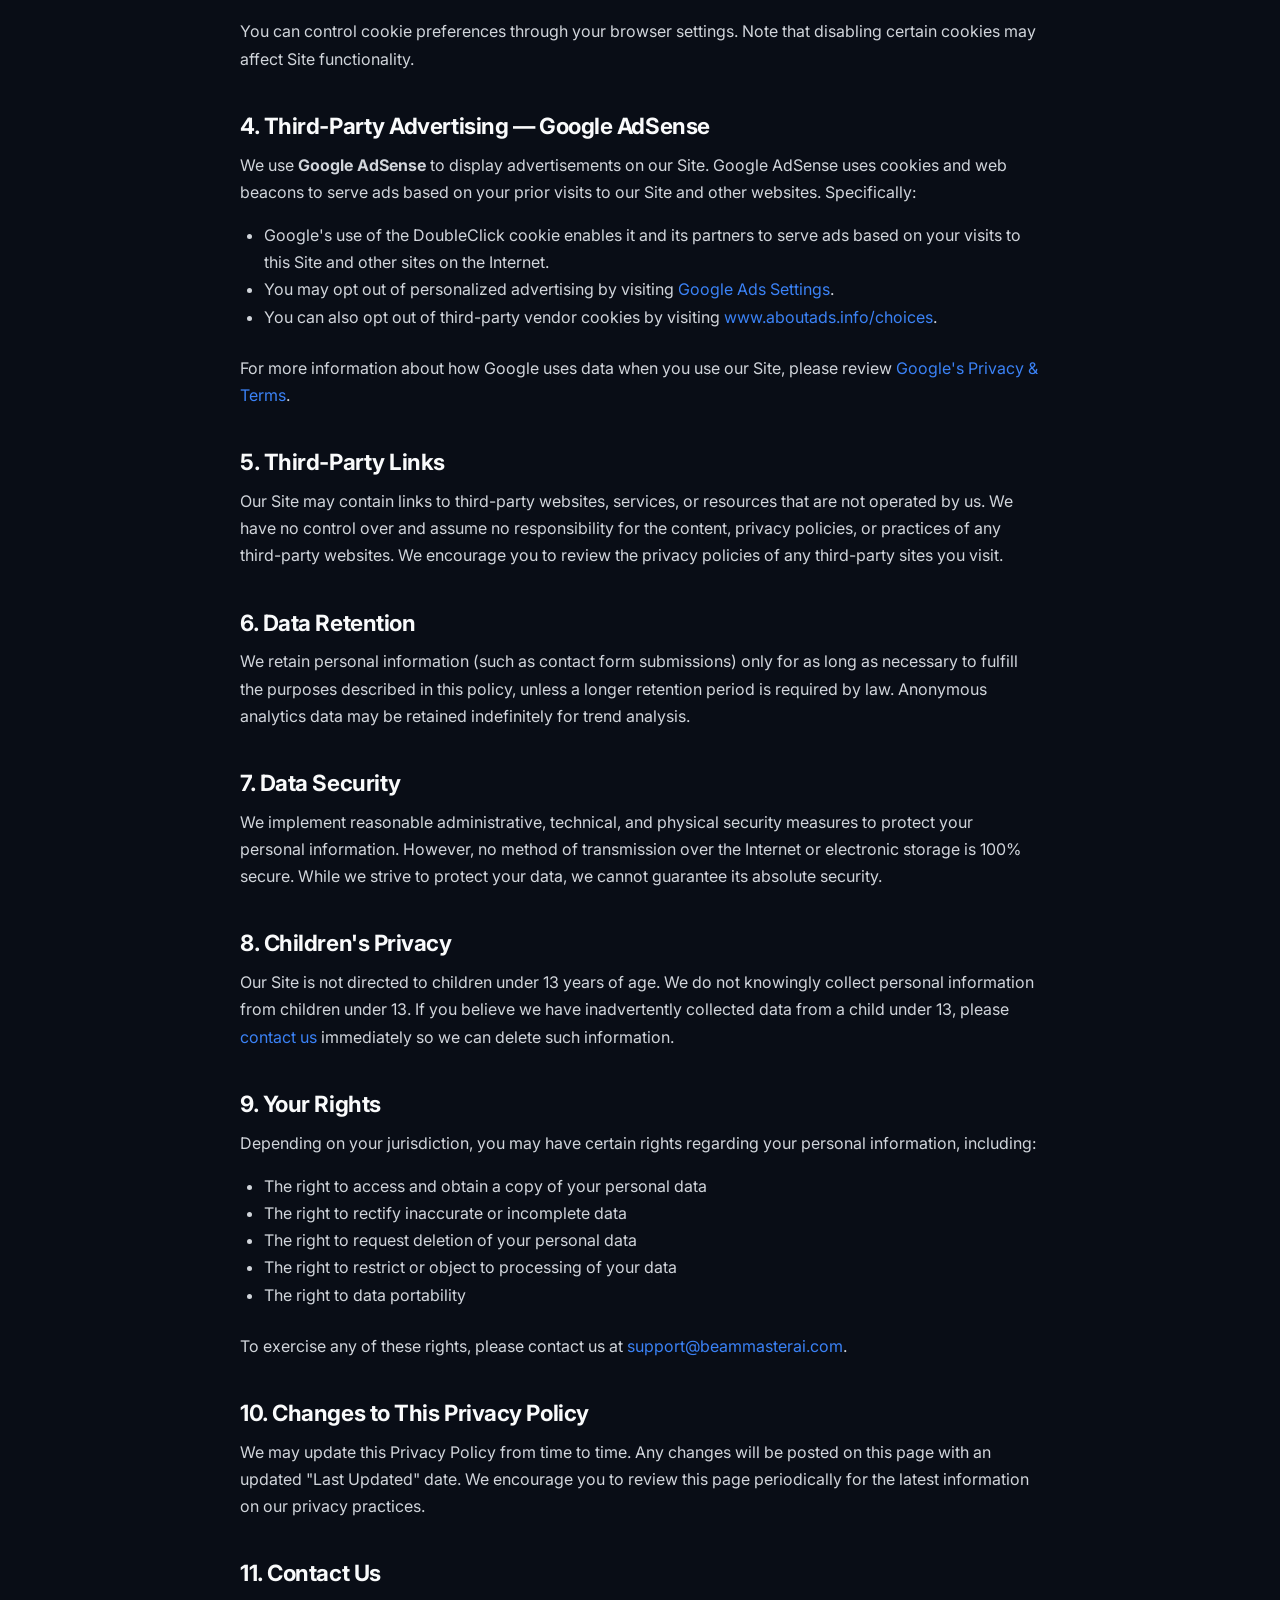
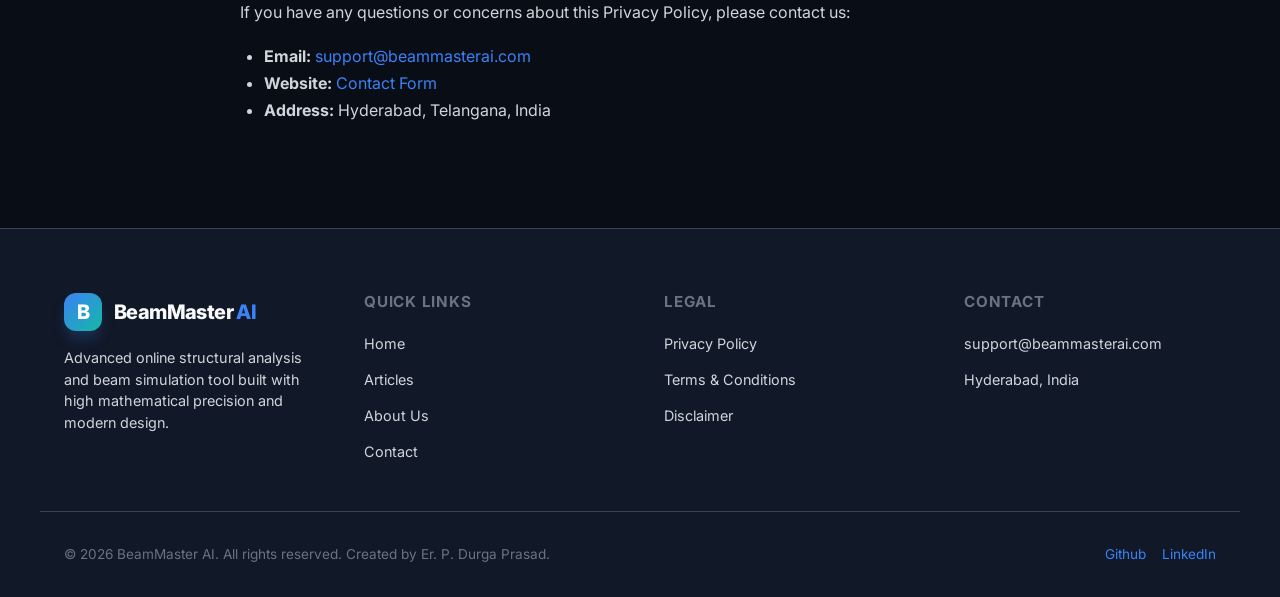
<file: privacy.html>
<!DOCTYPE html>
<html lang="en" data-theme="dark">
<head>
    <script async src="https://pagead2.googlesyndication.com/pagead/js/adsbygoogle.js?client=ca-pub-1983793556229388" crossorigin="anonymous"></script>
    <meta charset="UTF-8">
    <meta name="viewport" content="width=device-width, initial-scale=1.0">
    <title>Privacy Policy - BeamMaster AI</title>
    <meta name="description" content="Privacy Policy for BeamMaster AI. Learn how we collect, use, and protect your personal data when you use our engineering tools and website.">
    <meta name="robots" content="index, follow">
    <link rel="canonical" href="https://beammasterai.com/privacy.html">
    <link rel="stylesheet" href="css/style.css">
</head>
<body>
    <header>
        <div class="container navbar">
            <a href="index.html" class="logo"><span class="logo-icon">B</span><span>BeamMaster <span style="color: var(--primary);">AI</span></span></a>
            <ul class="nav-links" id="menu-links">
                <li><a href="index.html" class="nav-link">Home</a></li>
                <li><a href="articles/" class="nav-link">Articles</a></li>
                <li><a href="about.html" class="nav-link">About</a></li>
                <li><a href="contact.html" class="nav-link">Contact</a></li>
            </ul>
            <div class="nav-actions">
                <button class="btn-icon" id="theme-toggle" title="Toggle Theme" aria-label="Toggle Theme">
                    <svg id="theme-sun-icon" xmlns="http://www.w3.org/2000/svg" width="18" height="18" viewBox="0 0 24 24" fill="none" stroke="currentColor" stroke-width="2" stroke-linecap="round" stroke-linejoin="round" style="display:none;"><circle cx="12" cy="12" r="4"/><path d="M12 2v2M12 20v2M4.93 4.93l1.41 1.41M17.66 17.66l1.41 1.41M2 12h2M20 12h2M6.34 17.66l-1.41 1.41M19.07 4.93l-1.41 1.41"/></svg>
                    <svg id="theme-moon-icon" xmlns="http://www.w3.org/2000/svg" width="18" height="18" viewBox="0 0 24 24" fill="none" stroke="currentColor" stroke-width="2" stroke-linecap="round" stroke-linejoin="round"><path d="M12 3a6 6 0 0 0 9 9 9 9 0 1 1-9-9Z"/></svg>
                </button>
            </div>
            <div class="burger" id="burger-menu"><span></span><span></span><span></span></div>
        </div>
    </header>

    <main>
        <div class="container">
            <nav class="breadcrumb">
                <a href="index.html">Home</a>
                <span class="separator">›</span>
                <span class="current">Privacy Policy</span>
            </nav>
        </div>

        <div class="container legal-page">
            <h1>Privacy Policy</h1>
            <p class="last-updated">Last Updated: June 11, 2026</p>

            <p>At BeamMaster AI ("we," "our," or "us"), we are committed to protecting your privacy. This Privacy Policy explains how we collect, use, disclose, and safeguard your information when you visit our website <strong>beammasterai.com</strong> (the "Site"), including any related services, tools, and features offered through the Site.</p>
            <p>Please read this Privacy Policy carefully. By using the Site, you agree to the collection and use of information in accordance with this policy. If you do not agree with this policy, please do not use our Site.</p>

            <h2>1. Information We Collect</h2>
            <h3>1.1 Personal Information</h3>
            <p>We may collect personally identifiable information that you voluntarily provide to us when you:</p>
            <ul>
                <li>Fill out the <a href="contact.html">contact form</a> (name, email address, and message content)</li>
                <li>Subscribe to our newsletter or mailing list</li>
                <li>Participate in surveys or provide feedback</li>
            </ul>

            <h3>1.2 Automatically Collected Information</h3>
            <p>When you visit the Site, we may automatically collect certain information about your device and usage patterns, including:</p>
            <ul>
                <li><strong>Device Information:</strong> Browser type and version, operating system, screen resolution</li>
                <li><strong>Usage Data:</strong> Pages visited, time spent on pages, referring URLs, click patterns</li>
                <li><strong>IP Address:</strong> Your Internet Protocol address (which may be anonymized)</li>
                <li><strong>Cookies and Similar Technologies:</strong> Small data files stored on your device (see Section 3 below)</li>
            </ul>

            <h3>1.3 Calculator and Tool Data</h3>
            <p>When you use our engineering calculators (such as the beam analysis tool), all computation is performed locally in your browser. We do <strong>not</strong> collect, transmit, or store any engineering data you input into our calculators. Project saves are stored in your browser's local storage only.</p>

            <h2>2. How We Use Your Information</h2>
            <p>We use the information we collect for the following purposes:</p>
            <ul>
                <li>To respond to your inquiries and provide customer support</li>
                <li>To improve, maintain, and optimize our Site and tools</li>
                <li>To analyze usage trends and monitor Site performance</li>
                <li>To display relevant advertisements through third-party advertising partners</li>
                <li>To comply with applicable legal obligations</li>
            </ul>

            <h2>3. Cookies and Tracking Technologies</h2>
            <p>Our Site uses cookies and similar tracking technologies to enhance your browsing experience. Types of cookies we use include:</p>
            <ul>
                <li><strong>Essential Cookies:</strong> Required for basic Site functionality (e.g., theme preferences, session management)</li>
                <li><strong>Analytics Cookies:</strong> Help us understand how visitors interact with our Site by collecting anonymous usage statistics</li>
                <li><strong>Advertising Cookies:</strong> Used by third-party advertising partners (including Google AdSense) to serve relevant ads based on your interests</li>
            </ul>
            <p>You can control cookie preferences through your browser settings. Note that disabling certain cookies may affect Site functionality.</p>

            <h2>4. Third-Party Advertising — Google AdSense</h2>
            <p>We use <strong>Google AdSense</strong> to display advertisements on our Site. Google AdSense uses cookies and web beacons to serve ads based on your prior visits to our Site and other websites. Specifically:</p>
            <ul>
                <li>Google's use of the DoubleClick cookie enables it and its partners to serve ads based on your visits to this Site and other sites on the Internet.</li>
                <li>You may opt out of personalized advertising by visiting <a href="https://www.google.com/settings/ads" target="_blank" rel="noopener">Google Ads Settings</a>.</li>
                <li>You can also opt out of third-party vendor cookies by visiting <a href="https://www.aboutads.info/choices/" target="_blank" rel="noopener">www.aboutads.info/choices</a>.</li>
            </ul>
            <p>For more information about how Google uses data when you use our Site, please review <a href="https://policies.google.com/technologies/partner-sites" target="_blank" rel="noopener">Google's Privacy & Terms</a>.</p>

            <h2>5. Third-Party Links</h2>
            <p>Our Site may contain links to third-party websites, services, or resources that are not operated by us. We have no control over and assume no responsibility for the content, privacy policies, or practices of any third-party websites. We encourage you to review the privacy policies of any third-party sites you visit.</p>

            <h2>6. Data Retention</h2>
            <p>We retain personal information (such as contact form submissions) only for as long as necessary to fulfill the purposes described in this policy, unless a longer retention period is required by law. Anonymous analytics data may be retained indefinitely for trend analysis.</p>

            <h2>7. Data Security</h2>
            <p>We implement reasonable administrative, technical, and physical security measures to protect your personal information. However, no method of transmission over the Internet or electronic storage is 100% secure. While we strive to protect your data, we cannot guarantee its absolute security.</p>

            <h2>8. Children's Privacy</h2>
            <p>Our Site is not directed to children under 13 years of age. We do not knowingly collect personal information from children under 13. If you believe we have inadvertently collected data from a child under 13, please <a href="contact.html">contact us</a> immediately so we can delete such information.</p>

            <h2>9. Your Rights</h2>
            <p>Depending on your jurisdiction, you may have certain rights regarding your personal information, including:</p>
            <ul>
                <li>The right to access and obtain a copy of your personal data</li>
                <li>The right to rectify inaccurate or incomplete data</li>
                <li>The right to request deletion of your personal data</li>
                <li>The right to restrict or object to processing of your data</li>
                <li>The right to data portability</li>
            </ul>
            <p>To exercise any of these rights, please contact us at <a href="mailto:support@beammasterai.com">support@beammasterai.com</a>.</p>

            <h2>10. Changes to This Privacy Policy</h2>
            <p>We may update this Privacy Policy from time to time. Any changes will be posted on this page with an updated "Last Updated" date. We encourage you to review this page periodically for the latest information on our privacy practices.</p>

            <h2>11. Contact Us</h2>
            <p>If you have any questions or concerns about this Privacy Policy, please contact us:</p>
            <ul>
                <li><strong>Email:</strong> <a href="mailto:support@beammasterai.com">support@beammasterai.com</a></li>
                <li><strong>Website:</strong> <a href="contact.html">Contact Form</a></li>
                <li><strong>Address:</strong> Hyderabad, Telangana, India</li>
            </ul>
        </div>
    </main>

    <footer>
        <div class="container footer-grid">
            <div class="footer-logo-desc">
                <a href="index.html" class="logo"><span class="logo-icon">B</span><span>BeamMaster <span style="color: var(--primary);">AI</span></span></a>
                <p>Advanced online structural analysis and beam simulation tool built with high mathematical precision and modern design.</p>
            </div>
            <div class="footer-column">
                <h4>Quick Links</h4>
                <ul class="footer-links">
                    <li><a href="index.html" class="footer-link">Home</a></li>
                    <li><a href="articles/" class="footer-link">Articles</a></li>
                    <li><a href="about.html" class="footer-link">About Us</a></li>
                    <li><a href="contact.html" class="footer-link">Contact</a></li>
                </ul>
            </div>
            <div class="footer-column">
                <h4>Legal</h4>
                <ul class="footer-links">
                    <li><a href="privacy.html" class="footer-link">Privacy Policy</a></li>
                    <li><a href="terms.html" class="footer-link">Terms & Conditions</a></li>
                    <li><a href="disclaimer.html" class="footer-link">Disclaimer</a></li>
                </ul>
            </div>
            <div class="footer-column">
                <h4>Contact</h4>
                <ul class="footer-links">
                    <li><a href="mailto:support@beammasterai.com" class="footer-link">support@beammasterai.com</a></li>
                    <li><span class="footer-link">Hyderabad, India</span></li>
                </ul>
            </div>
        </div>
        <div class="container footer-bottom">
            <div>&copy; 2026 BeamMaster AI. All rights reserved. Created by Er. P. Durga Prasad.</div>
            <div class="footer-socials">
                <a href="https://github.com" target="_blank" rel="noopener">Github</a>
                <a href="https://linkedin.com" target="_blank" rel="noopener">LinkedIn</a>
            </div>
        </div>
    </footer>

    <script>
        const themeToggle = document.getElementById('theme-toggle');
        const sunIcon = document.getElementById('theme-sun-icon');
        const moonIcon = document.getElementById('theme-moon-icon');
        function setTheme(theme) {
            document.documentElement.setAttribute('data-theme', theme);
            localStorage.setItem('bm-theme', theme);
            sunIcon.style.display = theme === 'dark' ? 'none' : 'block';
            moonIcon.style.display = theme === 'dark' ? 'block' : 'none';
        }
        themeToggle.addEventListener('click', () => {
            const current = document.documentElement.getAttribute('data-theme');
            setTheme(current === 'dark' ? 'light' : 'dark');
        });
        setTheme(localStorage.getItem('bm-theme') || 'dark');
        document.getElementById('burger-menu').addEventListener('click', () => document.getElementById('menu-links').classList.toggle('active'));
    </script>
</body>
</html>
</file>
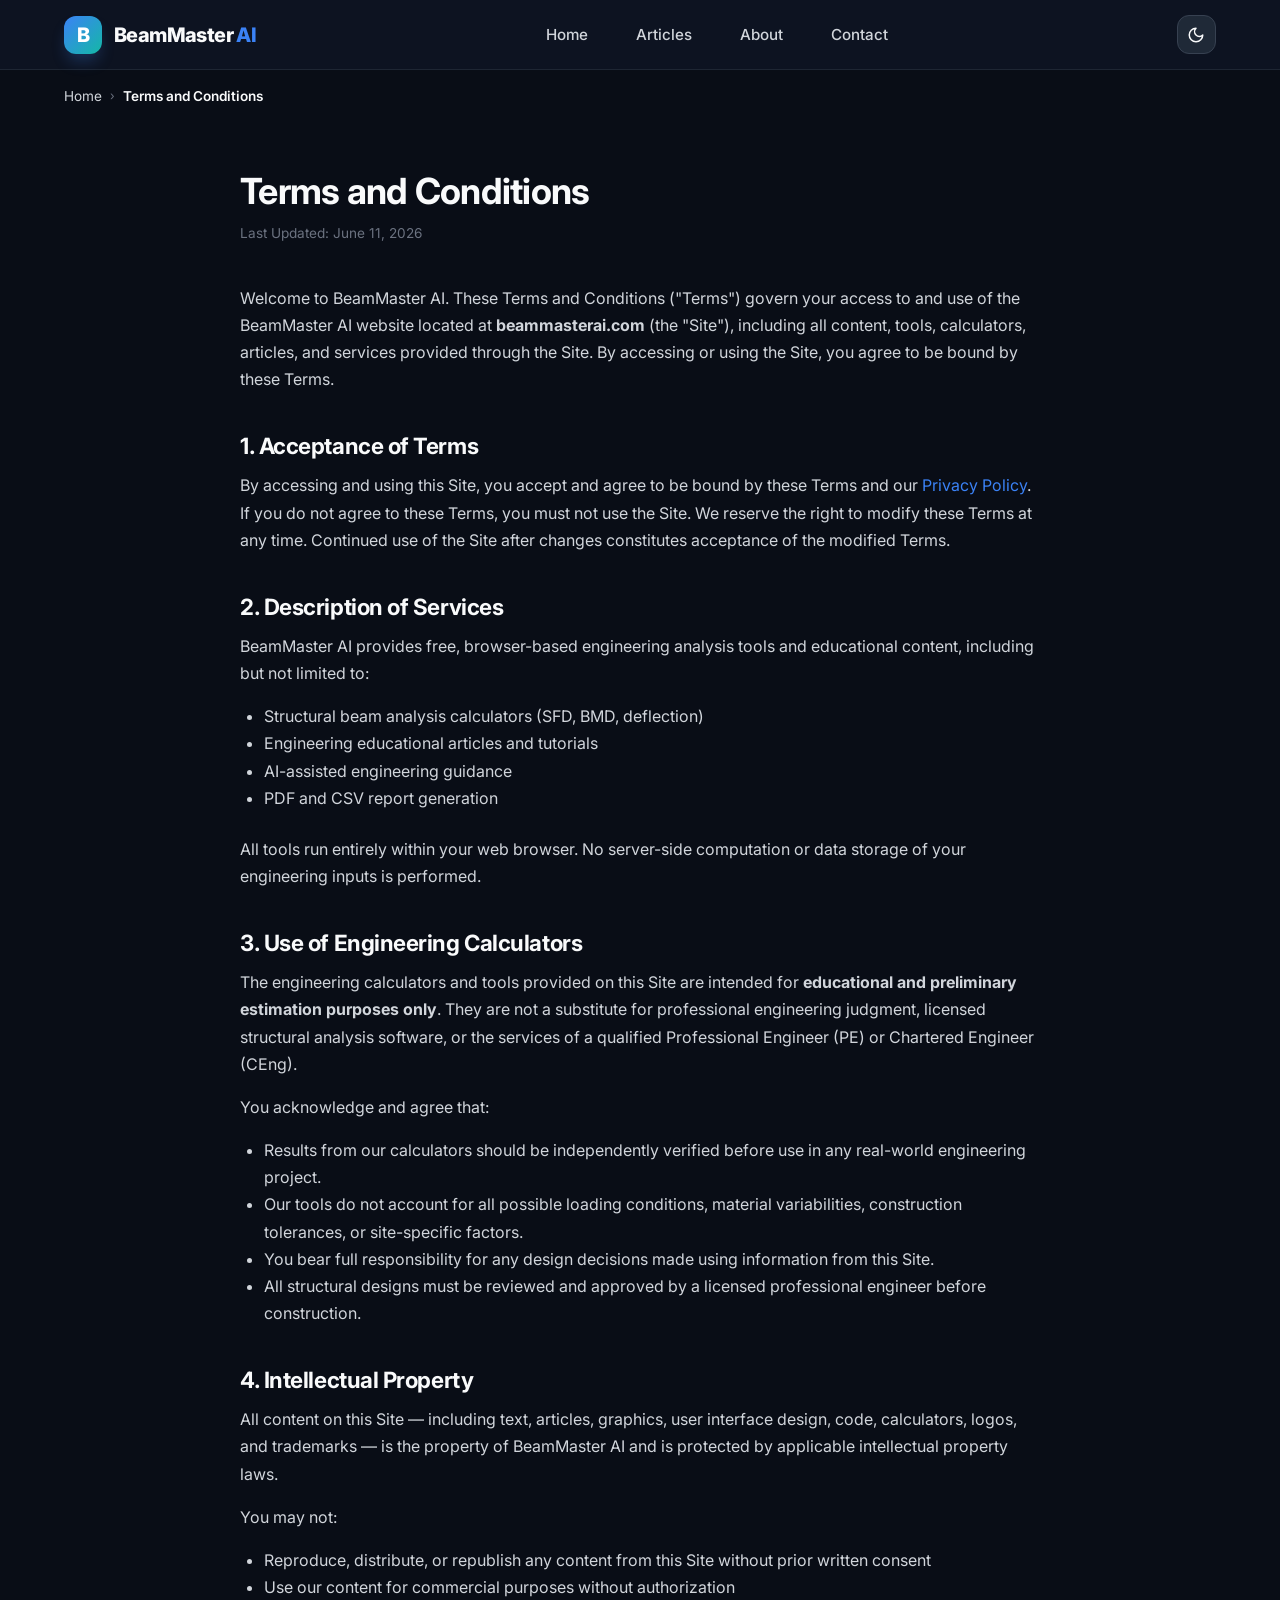
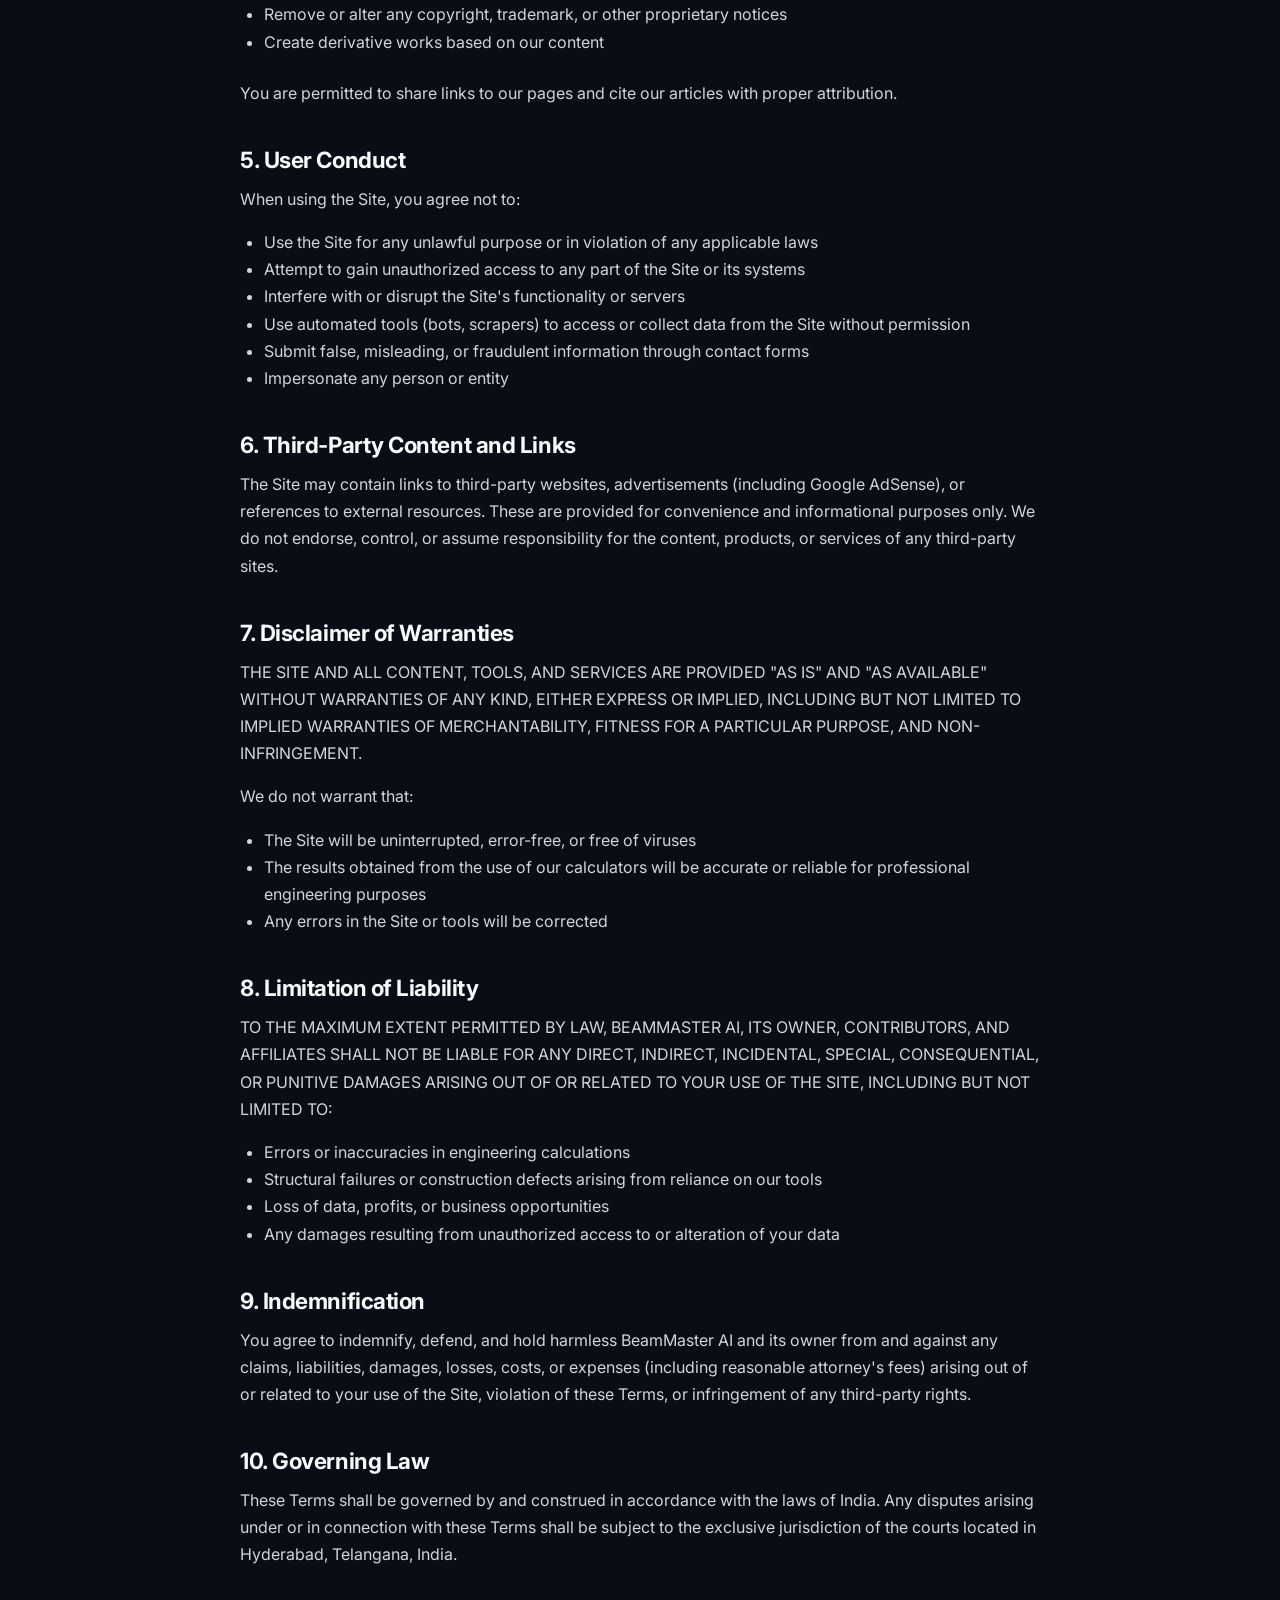
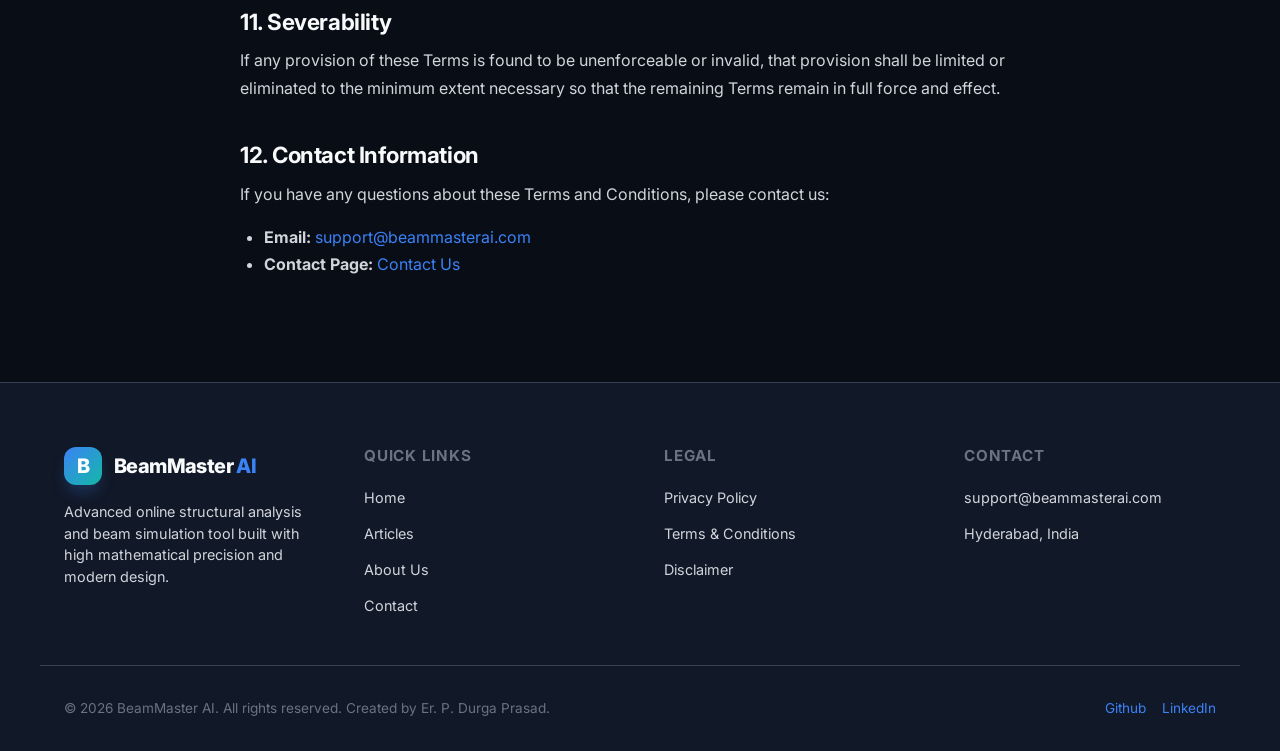
<file: terms.html>
<!DOCTYPE html>
<html lang="en" data-theme="dark">
<head>
    <script async src="https://pagead2.googlesyndication.com/pagead/js/adsbygoogle.js?client=ca-pub-1983793556229388" crossorigin="anonymous"></script>
    <meta charset="UTF-8">
    <meta name="viewport" content="width=device-width, initial-scale=1.0">
    <title>Terms and Conditions - BeamMaster AI</title>
    <meta name="description" content="Terms and Conditions for using the BeamMaster AI website, engineering calculators, and educational content.">
    <meta name="robots" content="index, follow">
    <link rel="canonical" href="https://beammasterai.com/terms.html">
    <link rel="stylesheet" href="css/style.css">
</head>
<body>
    <header>
        <div class="container navbar">
            <a href="index.html" class="logo"><span class="logo-icon">B</span><span>BeamMaster <span style="color: var(--primary);">AI</span></span></a>
            <ul class="nav-links" id="menu-links">
                <li><a href="index.html" class="nav-link">Home</a></li>
                <li><a href="articles/" class="nav-link">Articles</a></li>
                <li><a href="about.html" class="nav-link">About</a></li>
                <li><a href="contact.html" class="nav-link">Contact</a></li>
            </ul>
            <div class="nav-actions">
                <button class="btn-icon" id="theme-toggle" title="Toggle Theme" aria-label="Toggle Theme">
                    <svg id="theme-sun-icon" xmlns="http://www.w3.org/2000/svg" width="18" height="18" viewBox="0 0 24 24" fill="none" stroke="currentColor" stroke-width="2" stroke-linecap="round" stroke-linejoin="round" style="display:none;"><circle cx="12" cy="12" r="4"/><path d="M12 2v2M12 20v2M4.93 4.93l1.41 1.41M17.66 17.66l1.41 1.41M2 12h2M20 12h2M6.34 17.66l-1.41 1.41M19.07 4.93l-1.41 1.41"/></svg>
                    <svg id="theme-moon-icon" xmlns="http://www.w3.org/2000/svg" width="18" height="18" viewBox="0 0 24 24" fill="none" stroke="currentColor" stroke-width="2" stroke-linecap="round" stroke-linejoin="round"><path d="M12 3a6 6 0 0 0 9 9 9 9 0 1 1-9-9Z"/></svg>
                </button>
            </div>
            <div class="burger" id="burger-menu"><span></span><span></span><span></span></div>
        </div>
    </header>
    <main>
        <div class="container">
            <nav class="breadcrumb"><a href="index.html">Home</a><span class="separator">›</span><span class="current">Terms and Conditions</span></nav>
        </div>
        <div class="container legal-page">
            <h1>Terms and Conditions</h1>
            <p class="last-updated">Last Updated: June 11, 2026</p>

            <p>Welcome to BeamMaster AI. These Terms and Conditions ("Terms") govern your access to and use of the BeamMaster AI website located at <strong>beammasterai.com</strong> (the "Site"), including all content, tools, calculators, articles, and services provided through the Site. By accessing or using the Site, you agree to be bound by these Terms.</p>

            <h2>1. Acceptance of Terms</h2>
            <p>By accessing and using this Site, you accept and agree to be bound by these Terms and our <a href="privacy.html">Privacy Policy</a>. If you do not agree to these Terms, you must not use the Site. We reserve the right to modify these Terms at any time. Continued use of the Site after changes constitutes acceptance of the modified Terms.</p>

            <h2>2. Description of Services</h2>
            <p>BeamMaster AI provides free, browser-based engineering analysis tools and educational content, including but not limited to:</p>
            <ul>
                <li>Structural beam analysis calculators (SFD, BMD, deflection)</li>
                <li>Engineering educational articles and tutorials</li>
                <li>AI-assisted engineering guidance</li>
                <li>PDF and CSV report generation</li>
            </ul>
            <p>All tools run entirely within your web browser. No server-side computation or data storage of your engineering inputs is performed.</p>

            <h2>3. Use of Engineering Calculators</h2>
            <p>The engineering calculators and tools provided on this Site are intended for <strong>educational and preliminary estimation purposes only</strong>. They are not a substitute for professional engineering judgment, licensed structural analysis software, or the services of a qualified Professional Engineer (PE) or Chartered Engineer (CEng).</p>
            <p>You acknowledge and agree that:</p>
            <ul>
                <li>Results from our calculators should be independently verified before use in any real-world engineering project.</li>
                <li>Our tools do not account for all possible loading conditions, material variabilities, construction tolerances, or site-specific factors.</li>
                <li>You bear full responsibility for any design decisions made using information from this Site.</li>
                <li>All structural designs must be reviewed and approved by a licensed professional engineer before construction.</li>
            </ul>

            <h2>4. Intellectual Property</h2>
            <p>All content on this Site — including text, articles, graphics, user interface design, code, calculators, logos, and trademarks — is the property of BeamMaster AI and is protected by applicable intellectual property laws.</p>
            <p>You may not:</p>
            <ul>
                <li>Reproduce, distribute, or republish any content from this Site without prior written consent</li>
                <li>Use our content for commercial purposes without authorization</li>
                <li>Remove or alter any copyright, trademark, or other proprietary notices</li>
                <li>Create derivative works based on our content</li>
            </ul>
            <p>You are permitted to share links to our pages and cite our articles with proper attribution.</p>

            <h2>5. User Conduct</h2>
            <p>When using the Site, you agree not to:</p>
            <ul>
                <li>Use the Site for any unlawful purpose or in violation of any applicable laws</li>
                <li>Attempt to gain unauthorized access to any part of the Site or its systems</li>
                <li>Interfere with or disrupt the Site's functionality or servers</li>
                <li>Use automated tools (bots, scrapers) to access or collect data from the Site without permission</li>
                <li>Submit false, misleading, or fraudulent information through contact forms</li>
                <li>Impersonate any person or entity</li>
            </ul>

            <h2>6. Third-Party Content and Links</h2>
            <p>The Site may contain links to third-party websites, advertisements (including Google AdSense), or references to external resources. These are provided for convenience and informational purposes only. We do not endorse, control, or assume responsibility for the content, products, or services of any third-party sites.</p>

            <h2>7. Disclaimer of Warranties</h2>
            <p>THE SITE AND ALL CONTENT, TOOLS, AND SERVICES ARE PROVIDED "AS IS" AND "AS AVAILABLE" WITHOUT WARRANTIES OF ANY KIND, EITHER EXPRESS OR IMPLIED, INCLUDING BUT NOT LIMITED TO IMPLIED WARRANTIES OF MERCHANTABILITY, FITNESS FOR A PARTICULAR PURPOSE, AND NON-INFRINGEMENT.</p>
            <p>We do not warrant that:</p>
            <ul>
                <li>The Site will be uninterrupted, error-free, or free of viruses</li>
                <li>The results obtained from the use of our calculators will be accurate or reliable for professional engineering purposes</li>
                <li>Any errors in the Site or tools will be corrected</li>
            </ul>

            <h2>8. Limitation of Liability</h2>
            <p>TO THE MAXIMUM EXTENT PERMITTED BY LAW, BEAMMASTER AI, ITS OWNER, CONTRIBUTORS, AND AFFILIATES SHALL NOT BE LIABLE FOR ANY DIRECT, INDIRECT, INCIDENTAL, SPECIAL, CONSEQUENTIAL, OR PUNITIVE DAMAGES ARISING OUT OF OR RELATED TO YOUR USE OF THE SITE, INCLUDING BUT NOT LIMITED TO:</p>
            <ul>
                <li>Errors or inaccuracies in engineering calculations</li>
                <li>Structural failures or construction defects arising from reliance on our tools</li>
                <li>Loss of data, profits, or business opportunities</li>
                <li>Any damages resulting from unauthorized access to or alteration of your data</li>
            </ul>

            <h2>9. Indemnification</h2>
            <p>You agree to indemnify, defend, and hold harmless BeamMaster AI and its owner from and against any claims, liabilities, damages, losses, costs, or expenses (including reasonable attorney's fees) arising out of or related to your use of the Site, violation of these Terms, or infringement of any third-party rights.</p>

            <h2>10. Governing Law</h2>
            <p>These Terms shall be governed by and construed in accordance with the laws of India. Any disputes arising under or in connection with these Terms shall be subject to the exclusive jurisdiction of the courts located in Hyderabad, Telangana, India.</p>

            <h2>11. Severability</h2>
            <p>If any provision of these Terms is found to be unenforceable or invalid, that provision shall be limited or eliminated to the minimum extent necessary so that the remaining Terms remain in full force and effect.</p>

            <h2>12. Contact Information</h2>
            <p>If you have any questions about these Terms and Conditions, please contact us:</p>
            <ul>
                <li><strong>Email:</strong> <a href="mailto:support@beammasterai.com">support@beammasterai.com</a></li>
                <li><strong>Contact Page:</strong> <a href="contact.html">Contact Us</a></li>
            </ul>
        </div>
    </main>
    <footer>
        <div class="container footer-grid">
            <div class="footer-logo-desc"><a href="index.html" class="logo"><span class="logo-icon">B</span><span>BeamMaster <span style="color: var(--primary);">AI</span></span></a><p>Advanced online structural analysis and beam simulation tool built with high mathematical precision and modern design.</p></div>
            <div class="footer-column"><h4>Quick Links</h4><ul class="footer-links"><li><a href="index.html" class="footer-link">Home</a></li><li><a href="articles/" class="footer-link">Articles</a></li><li><a href="about.html" class="footer-link">About Us</a></li><li><a href="contact.html" class="footer-link">Contact</a></li></ul></div>
            <div class="footer-column"><h4>Legal</h4><ul class="footer-links"><li><a href="privacy.html" class="footer-link">Privacy Policy</a></li><li><a href="terms.html" class="footer-link">Terms & Conditions</a></li><li><a href="disclaimer.html" class="footer-link">Disclaimer</a></li></ul></div>
            <div class="footer-column"><h4>Contact</h4><ul class="footer-links"><li><a href="mailto:support@beammasterai.com" class="footer-link">support@beammasterai.com</a></li><li><span class="footer-link">Hyderabad, India</span></li></ul></div>
        </div>
        <div class="container footer-bottom"><div>&copy; 2026 BeamMaster AI. All rights reserved. Created by Er. P. Durga Prasad.</div><div class="footer-socials"><a href="https://github.com" target="_blank" rel="noopener">Github</a><a href="https://linkedin.com" target="_blank" rel="noopener">LinkedIn</a></div></div>
    </footer>
    <script>
        const themeToggle=document.getElementById('theme-toggle'),sunIcon=document.getElementById('theme-sun-icon'),moonIcon=document.getElementById('theme-moon-icon');function setTheme(t){document.documentElement.setAttribute('data-theme',t);localStorage.setItem('bm-theme',t);sunIcon.style.display=t==='dark'?'none':'block';moonIcon.style.display=t==='dark'?'block':'none';}themeToggle.addEventListener('click',()=>{setTheme(document.documentElement.getAttribute('data-theme')==='dark'?'light':'dark');});setTheme(localStorage.getItem('bm-theme')||'dark');document.getElementById('burger-menu').addEventListener('click',()=>document.getElementById('menu-links').classList.toggle('active'));
    </script>
</body>
</html>
</file>
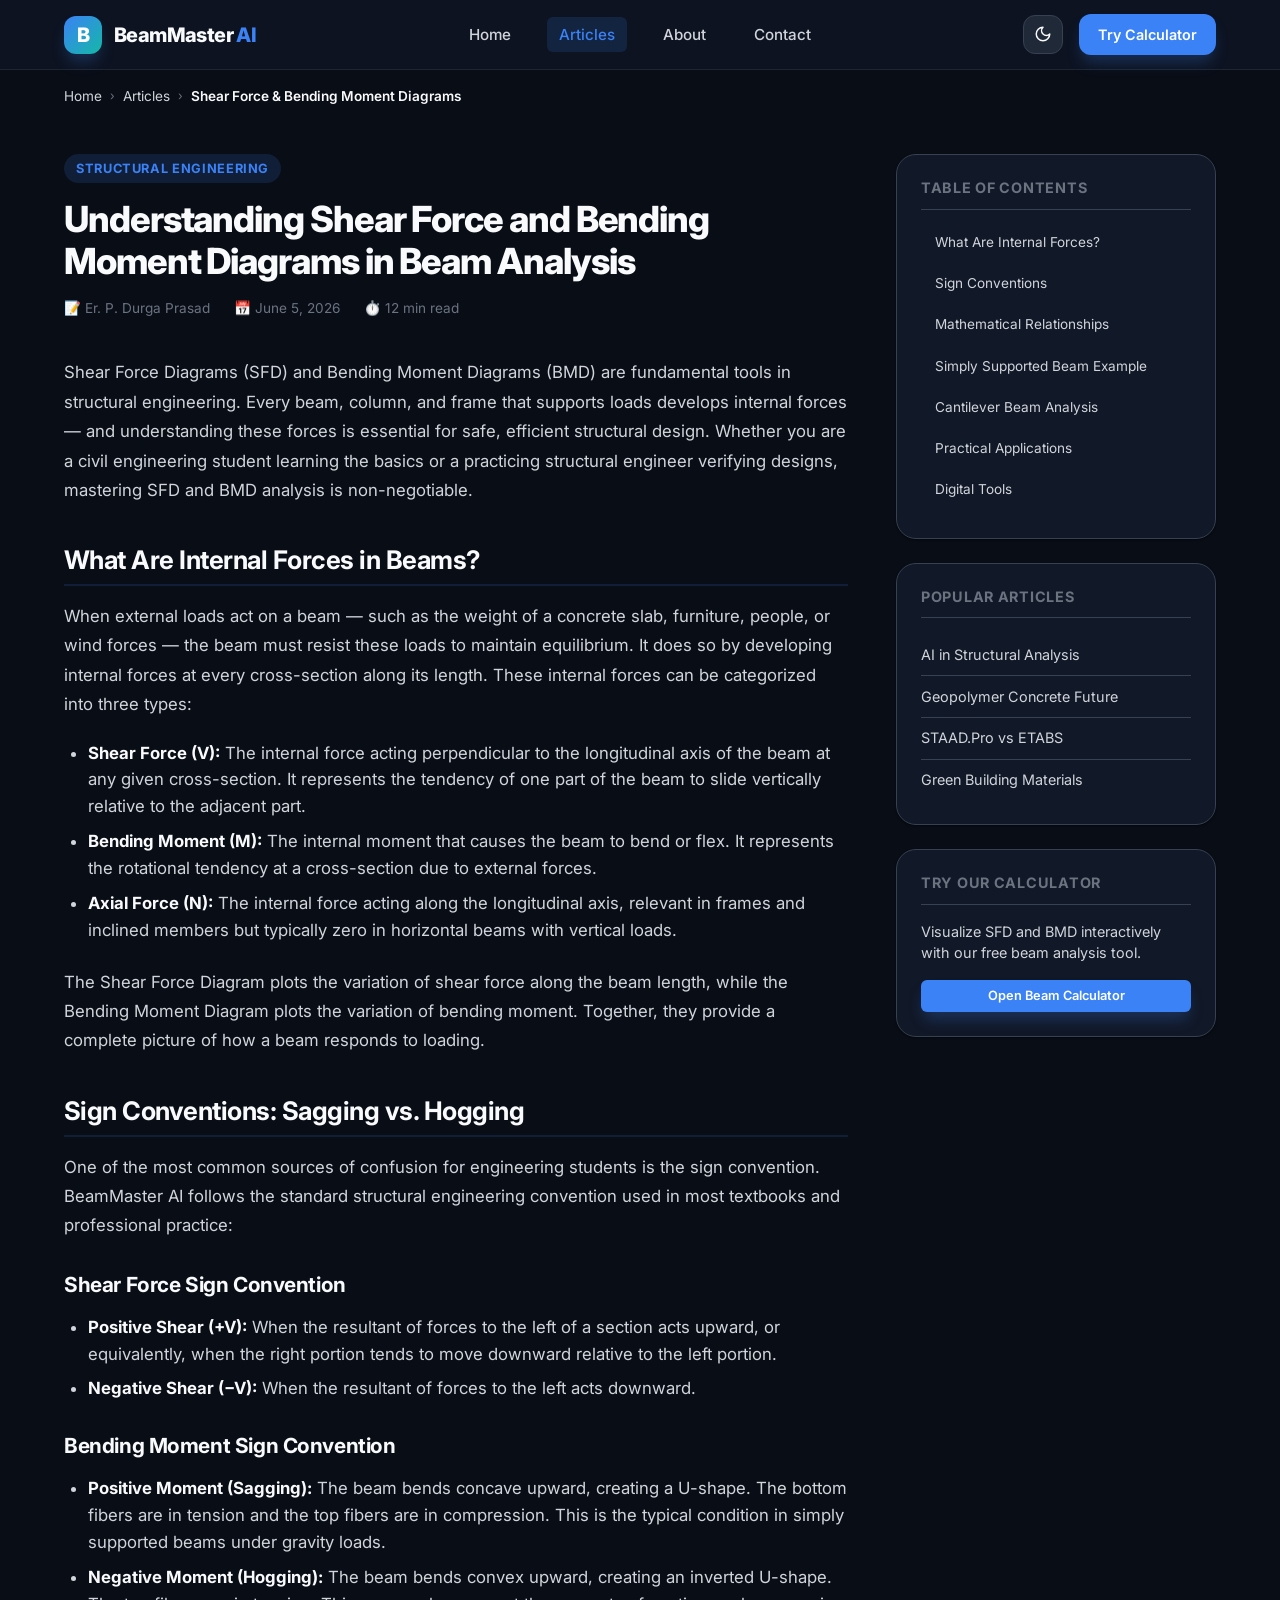
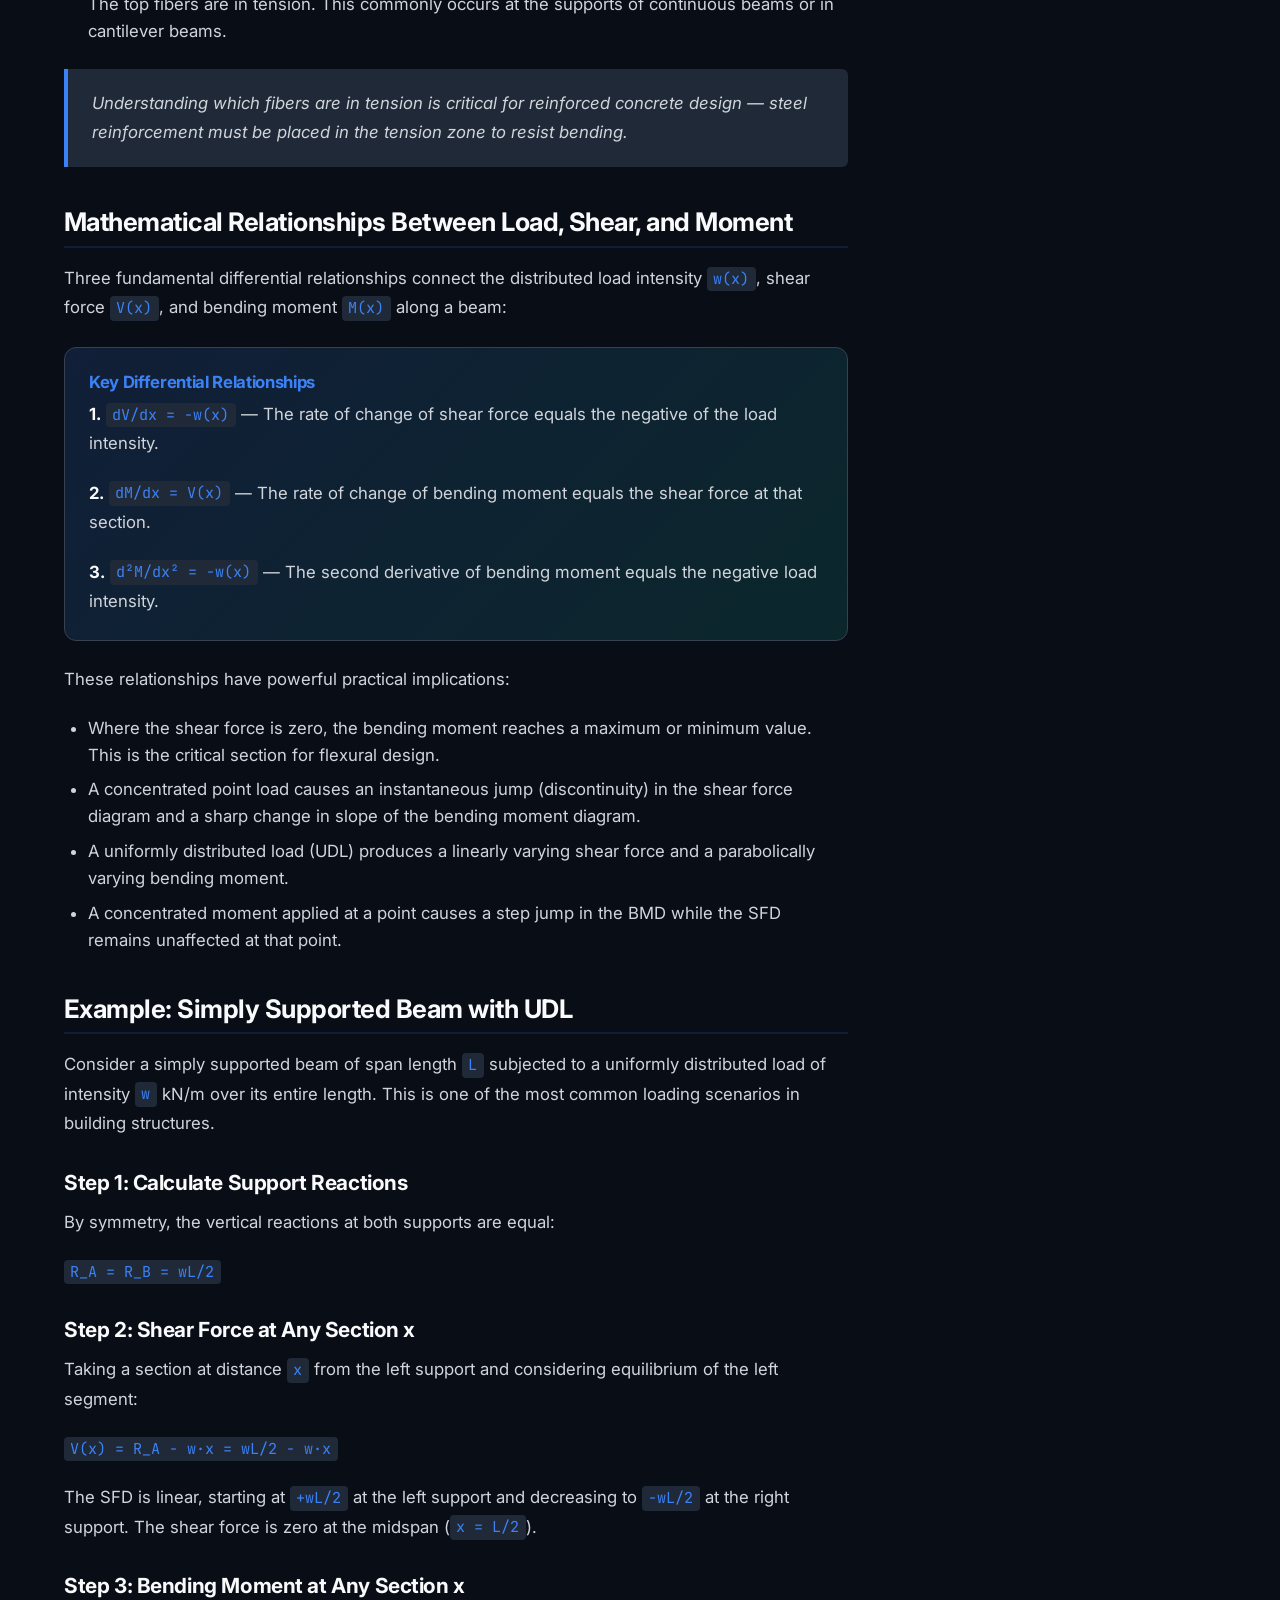
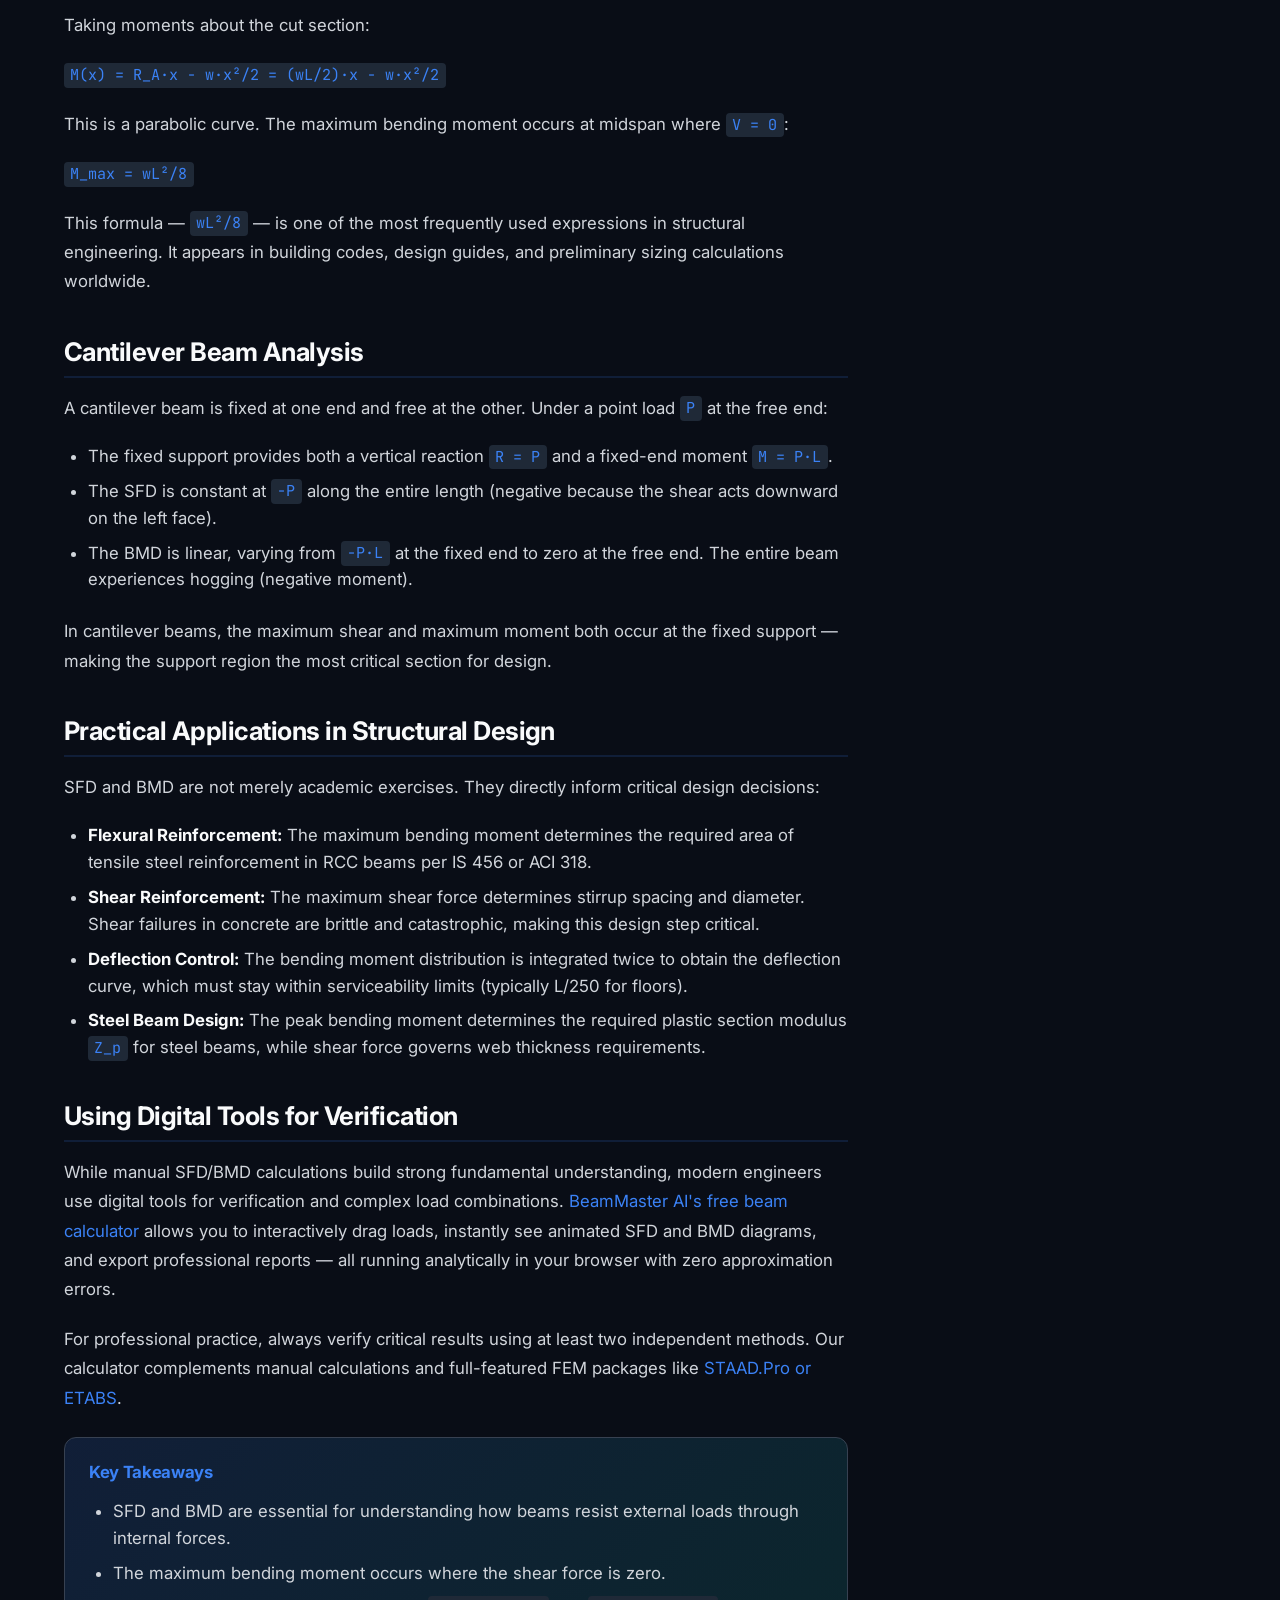
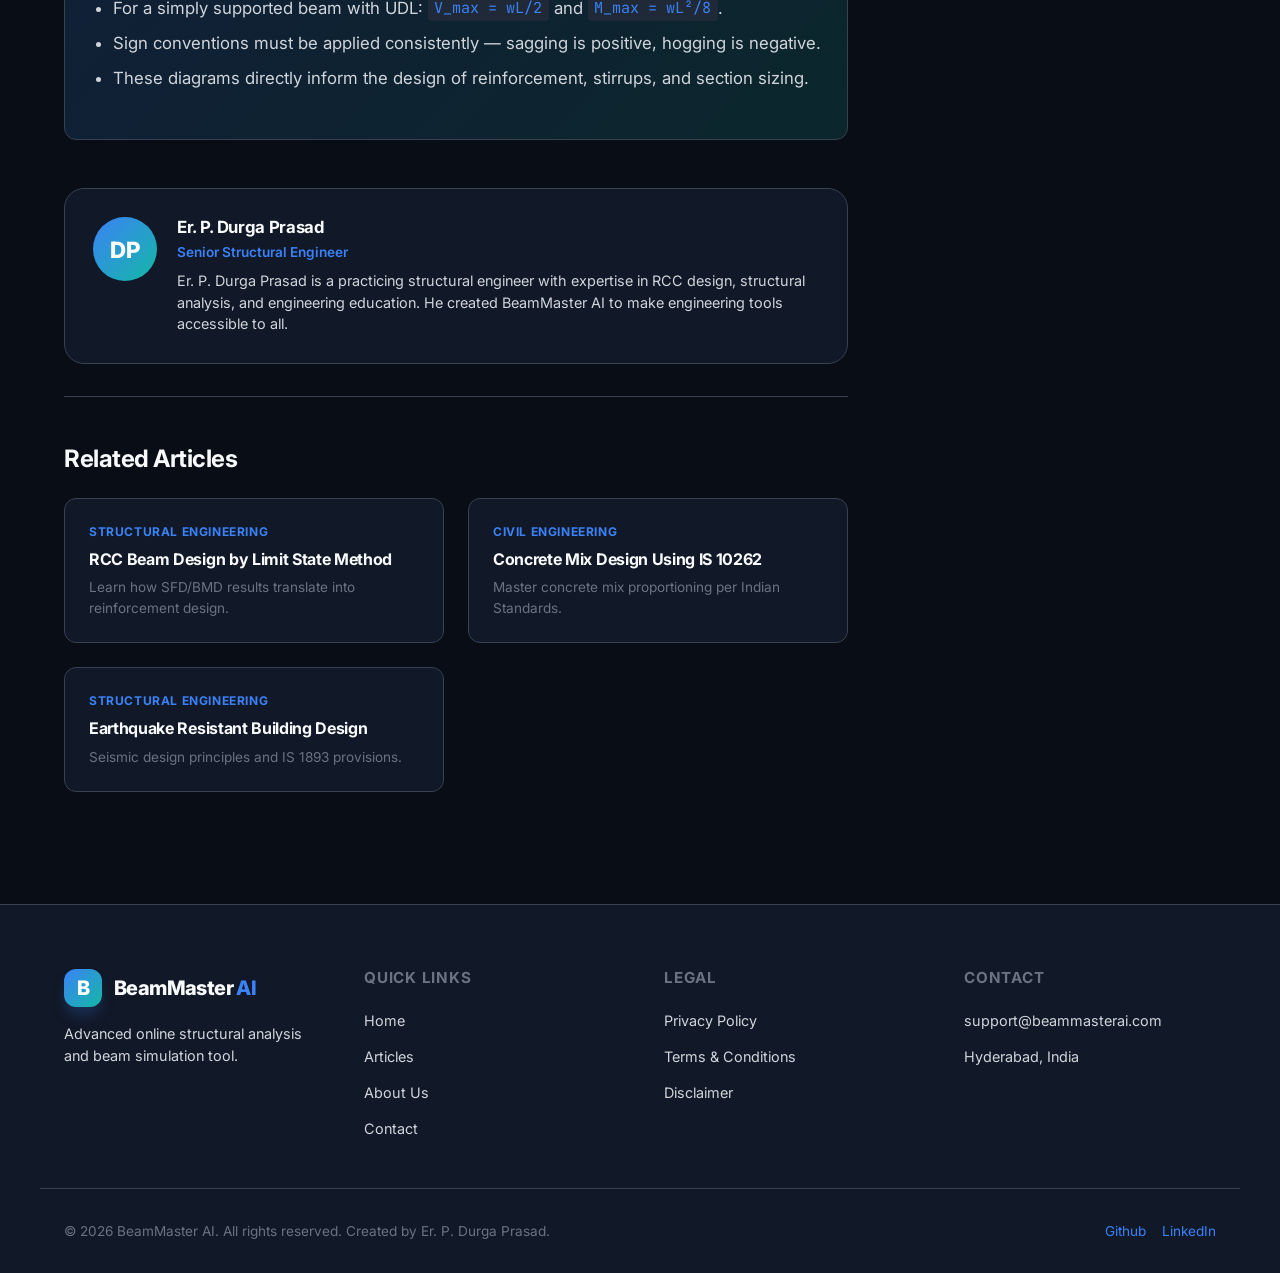
<file: articles/understanding-shear-force-bending-moment.html>
<!DOCTYPE html>
<html lang="en" data-theme="dark">
<head>
    <script async src="https://pagead2.googlesyndication.com/pagead/js/adsbygoogle.js?client=ca-pub-1983793556229388" crossorigin="anonymous"></script>
    <meta charset="UTF-8">
    <meta name="viewport" content="width=device-width, initial-scale=1.0">
    <title>Understanding Shear Force and Bending Moment Diagrams - BeamMaster AI</title>
    <meta name="description" content="A comprehensive guide to understanding Shear Force Diagrams (SFD) and Bending Moment Diagrams (BMD) in beam analysis. Learn sign conventions, relationships, and practical calculation methods.">
    <meta name="author" content="Er. P. Durga Prasad">
    <meta name="robots" content="index, follow">
    <link rel="canonical" href="https://beammasterai.com/articles/understanding-shear-force-bending-moment.html">
    <link rel="stylesheet" href="../css/style.css">
</head>
<body>
    <header>
        <div class="container navbar">
            <a href="../index.html" class="logo"><span class="logo-icon">B</span><span>BeamMaster <span style="color: var(--primary);">AI</span></span></a>
            <ul class="nav-links" id="menu-links">
                <li><a href="../index.html" class="nav-link">Home</a></li>
                <li><a href="./" class="nav-link active">Articles</a></li>
                <li><a href="../about.html" class="nav-link">About</a></li>
                <li><a href="../contact.html" class="nav-link">Contact</a></li>
            </ul>
            <div class="nav-actions">
                <button class="btn-icon" id="theme-toggle" title="Toggle Theme" aria-label="Toggle Theme">
                    <svg id="theme-sun-icon" xmlns="http://www.w3.org/2000/svg" width="18" height="18" viewBox="0 0 24 24" fill="none" stroke="currentColor" stroke-width="2" stroke-linecap="round" stroke-linejoin="round" style="display:none;"><circle cx="12" cy="12" r="4"/><path d="M12 2v2M12 20v2M4.93 4.93l1.41 1.41M17.66 17.66l1.41 1.41M2 12h2M20 12h2M6.34 17.66l-1.41 1.41M19.07 4.93l-1.41 1.41"/></svg>
                    <svg id="theme-moon-icon" xmlns="http://www.w3.org/2000/svg" width="18" height="18" viewBox="0 0 24 24" fill="none" stroke="currentColor" stroke-width="2" stroke-linecap="round" stroke-linejoin="round"><path d="M12 3a6 6 0 0 0 9 9 9 9 0 1 1-9-9Z"/></svg>
                </button>
                <a href="../index.html" class="btn btn-primary">Try Calculator</a>
            </div>
            <div class="burger" id="burger-menu"><span></span><span></span><span></span></div>
        </div>
    </header>
    <main>
        <div class="container">
            <nav class="breadcrumb"><a href="../index.html">Home</a><span class="separator">›</span><a href="./">Articles</a><span class="separator">›</span><span class="current">Shear Force & Bending Moment Diagrams</span></nav>
        </div>
        <div class="container">
            <div class="article-layout">
                <article class="article-main">
                    <div class="article-header">
                        <span class="article-category">Structural Engineering</span>
                        <h1 class="article-title">Understanding Shear Force and Bending Moment Diagrams in Beam Analysis</h1>
                        <div class="article-meta">
                            <span>📝 Er. P. Durga Prasad</span>
                            <span>📅 June 5, 2026</span>
                            <span>⏱️ 12 min read</span>
                        </div>
                    </div>
                    <div class="article-body">
                        <p>Shear Force Diagrams (SFD) and Bending Moment Diagrams (BMD) are fundamental tools in structural engineering. Every beam, column, and frame that supports loads develops internal forces — and understanding these forces is essential for safe, efficient structural design. Whether you are a civil engineering student learning the basics or a practicing structural engineer verifying designs, mastering SFD and BMD analysis is non-negotiable.</p>

                        <h2 id="what-are-internal-forces">What Are Internal Forces in Beams?</h2>
                        <p>When external loads act on a beam — such as the weight of a concrete slab, furniture, people, or wind forces — the beam must resist these loads to maintain equilibrium. It does so by developing internal forces at every cross-section along its length. These internal forces can be categorized into three types:</p>
                        <ul>
                            <li><strong>Shear Force (V):</strong> The internal force acting perpendicular to the longitudinal axis of the beam at any given cross-section. It represents the tendency of one part of the beam to slide vertically relative to the adjacent part.</li>
                            <li><strong>Bending Moment (M):</strong> The internal moment that causes the beam to bend or flex. It represents the rotational tendency at a cross-section due to external forces.</li>
                            <li><strong>Axial Force (N):</strong> The internal force acting along the longitudinal axis, relevant in frames and inclined members but typically zero in horizontal beams with vertical loads.</li>
                        </ul>
                        <p>The Shear Force Diagram plots the variation of shear force along the beam length, while the Bending Moment Diagram plots the variation of bending moment. Together, they provide a complete picture of how a beam responds to loading.</p>

                        <h2 id="sign-conventions">Sign Conventions: Sagging vs. Hogging</h2>
                        <p>One of the most common sources of confusion for engineering students is the sign convention. BeamMaster AI follows the standard structural engineering convention used in most textbooks and professional practice:</p>
                        <h3>Shear Force Sign Convention</h3>
                        <ul>
                            <li><strong>Positive Shear (+V):</strong> When the resultant of forces to the left of a section acts upward, or equivalently, when the right portion tends to move downward relative to the left portion.</li>
                            <li><strong>Negative Shear (−V):</strong> When the resultant of forces to the left acts downward.</li>
                        </ul>
                        <h3>Bending Moment Sign Convention</h3>
                        <ul>
                            <li><strong>Positive Moment (Sagging):</strong> The beam bends concave upward, creating a U-shape. The bottom fibers are in tension and the top fibers are in compression. This is the typical condition in simply supported beams under gravity loads.</li>
                            <li><strong>Negative Moment (Hogging):</strong> The beam bends convex upward, creating an inverted U-shape. The top fibers are in tension. This commonly occurs at the supports of continuous beams or in cantilever beams.</li>
                        </ul>
                        <blockquote>Understanding which fibers are in tension is critical for reinforced concrete design — steel reinforcement must be placed in the tension zone to resist bending.</blockquote>

                        <h2 id="mathematical-relationships">Mathematical Relationships Between Load, Shear, and Moment</h2>
                        <p>Three fundamental differential relationships connect the distributed load intensity <code>w(x)</code>, shear force <code>V(x)</code>, and bending moment <code>M(x)</code> along a beam:</p>
                        <div class="highlight-box">
                            <h4>Key Differential Relationships</h4>
                            <p><strong>1.</strong> <code>dV/dx = −w(x)</code> — The rate of change of shear force equals the negative of the load intensity.</p>
                            <p><strong>2.</strong> <code>dM/dx = V(x)</code> — The rate of change of bending moment equals the shear force at that section.</p>
                            <p style="margin:0;"><strong>3.</strong> <code>d²M/dx² = −w(x)</code> — The second derivative of bending moment equals the negative load intensity.</p>
                        </div>
                        <p>These relationships have powerful practical implications:</p>
                        <ul>
                            <li>Where the shear force is zero, the bending moment reaches a maximum or minimum value. This is the critical section for flexural design.</li>
                            <li>A concentrated point load causes an instantaneous jump (discontinuity) in the shear force diagram and a sharp change in slope of the bending moment diagram.</li>
                            <li>A uniformly distributed load (UDL) produces a linearly varying shear force and a parabolically varying bending moment.</li>
                            <li>A concentrated moment applied at a point causes a step jump in the BMD while the SFD remains unaffected at that point.</li>
                        </ul>

                        <h2 id="simply-supported-beam">Example: Simply Supported Beam with UDL</h2>
                        <p>Consider a simply supported beam of span length <code>L</code> subjected to a uniformly distributed load of intensity <code>w</code> kN/m over its entire length. This is one of the most common loading scenarios in building structures.</p>
                        <h3>Step 1: Calculate Support Reactions</h3>
                        <p>By symmetry, the vertical reactions at both supports are equal:</p>
                        <p><code>R_A = R_B = wL/2</code></p>
                        <h3>Step 2: Shear Force at Any Section x</h3>
                        <p>Taking a section at distance <code>x</code> from the left support and considering equilibrium of the left segment:</p>
                        <p><code>V(x) = R_A − w·x = wL/2 − w·x</code></p>
                        <p>The SFD is linear, starting at <code>+wL/2</code> at the left support and decreasing to <code>−wL/2</code> at the right support. The shear force is zero at the midspan (<code>x = L/2</code>).</p>
                        <h3>Step 3: Bending Moment at Any Section x</h3>
                        <p>Taking moments about the cut section:</p>
                        <p><code>M(x) = R_A·x − w·x²/2 = (wL/2)·x − w·x²/2</code></p>
                        <p>This is a parabolic curve. The maximum bending moment occurs at midspan where <code>V = 0</code>:</p>
                        <p><code>M_max = wL²/8</code></p>
                        <p>This formula — <code>wL²/8</code> — is one of the most frequently used expressions in structural engineering. It appears in building codes, design guides, and preliminary sizing calculations worldwide.</p>

                        <h2 id="cantilever-beam">Cantilever Beam Analysis</h2>
                        <p>A cantilever beam is fixed at one end and free at the other. Under a point load <code>P</code> at the free end:</p>
                        <ul>
                            <li>The fixed support provides both a vertical reaction <code>R = P</code> and a fixed-end moment <code>M = P·L</code>.</li>
                            <li>The SFD is constant at <code>−P</code> along the entire length (negative because the shear acts downward on the left face).</li>
                            <li>The BMD is linear, varying from <code>−P·L</code> at the fixed end to zero at the free end. The entire beam experiences hogging (negative moment).</li>
                        </ul>
                        <p>In cantilever beams, the maximum shear and maximum moment both occur at the fixed support — making the support region the most critical section for design.</p>

                        <h2 id="practical-applications">Practical Applications in Structural Design</h2>
                        <p>SFD and BMD are not merely academic exercises. They directly inform critical design decisions:</p>
                        <ul>
                            <li><strong>Flexural Reinforcement:</strong> The maximum bending moment determines the required area of tensile steel reinforcement in RCC beams per IS 456 or ACI 318.</li>
                            <li><strong>Shear Reinforcement:</strong> The maximum shear force determines stirrup spacing and diameter. Shear failures in concrete are brittle and catastrophic, making this design step critical.</li>
                            <li><strong>Deflection Control:</strong> The bending moment distribution is integrated twice to obtain the deflection curve, which must stay within serviceability limits (typically L/250 for floors).</li>
                            <li><strong>Steel Beam Design:</strong> The peak bending moment determines the required plastic section modulus <code>Z_p</code> for steel beams, while shear force governs web thickness requirements.</li>
                        </ul>

                        <h2 id="tools-and-verification">Using Digital Tools for Verification</h2>
                        <p>While manual SFD/BMD calculations build strong fundamental understanding, modern engineers use digital tools for verification and complex load combinations. <a href="../index.html">BeamMaster AI's free beam calculator</a> allows you to interactively drag loads, instantly see animated SFD and BMD diagrams, and export professional reports — all running analytically in your browser with zero approximation errors.</p>
                        <p>For professional practice, always verify critical results using at least two independent methods. Our calculator complements manual calculations and full-featured FEM packages like <a href="staad-pro-vs-etabs.html">STAAD.Pro or ETABS</a>.</p>

                        <div class="highlight-box">
                            <h4>Key Takeaways</h4>
                            <ul>
                                <li>SFD and BMD are essential for understanding how beams resist external loads through internal forces.</li>
                                <li>The maximum bending moment occurs where the shear force is zero.</li>
                                <li>For a simply supported beam with UDL: <code>V_max = wL/2</code> and <code>M_max = wL²/8</code>.</li>
                                <li>Sign conventions must be applied consistently — sagging is positive, hogging is negative.</li>
                                <li>These diagrams directly inform the design of reinforcement, stirrups, and section sizing.</li>
                            </ul>
                        </div>
                    </div>

                    <div class="author-card">
                        <div class="author-avatar">DP</div>
                        <div class="author-info">
                            <h4>Er. P. Durga Prasad</h4>
                            <div class="author-title">Senior Structural Engineer</div>
                            <p>Er. P. Durga Prasad is a practicing structural engineer with expertise in RCC design, structural analysis, and engineering education. He created BeamMaster AI to make engineering tools accessible to all.</p>
                        </div>
                    </div>

                    <div class="related-articles">
                        <h3>Related Articles</h3>
                        <div class="related-grid">
                            <a href="rcc-beam-design-limit-state.html" class="related-card">
                                <div class="related-cat">Structural Engineering</div>
                                <h4>RCC Beam Design by Limit State Method</h4>
                                <p>Learn how SFD/BMD results translate into reinforcement design.</p>
                            </a>
                            <a href="concrete-mix-design-is-10262.html" class="related-card">
                                <div class="related-cat">Civil Engineering</div>
                                <h4>Concrete Mix Design Using IS 10262</h4>
                                <p>Master concrete mix proportioning per Indian Standards.</p>
                            </a>
                            <a href="earthquake-resistant-design.html" class="related-card">
                                <div class="related-cat">Structural Engineering</div>
                                <h4>Earthquake Resistant Building Design</h4>
                                <p>Seismic design principles and IS 1893 provisions.</p>
                            </a>
                        </div>
                    </div>
                </article>

                <aside class="article-sidebar">
                    <div class="sidebar-card">
                        <h4>Table of Contents</h4>
                        <ul class="toc-list">
                            <li><a href="#what-are-internal-forces">What Are Internal Forces?</a></li>
                            <li><a href="#sign-conventions">Sign Conventions</a></li>
                            <li><a href="#mathematical-relationships">Mathematical Relationships</a></li>
                            <li><a href="#simply-supported-beam">Simply Supported Beam Example</a></li>
                            <li><a href="#cantilever-beam">Cantilever Beam Analysis</a></li>
                            <li><a href="#practical-applications">Practical Applications</a></li>
                            <li><a href="#tools-and-verification">Digital Tools</a></li>
                        </ul>
                    </div>
                    <div class="sidebar-card">
                        <h4>Popular Articles</h4>
                        <a href="ai-structural-analysis.html" class="sidebar-link">AI in Structural Analysis</a>
                        <a href="geopolymer-concrete-future.html" class="sidebar-link">Geopolymer Concrete Future</a>
                        <a href="staad-pro-vs-etabs.html" class="sidebar-link">STAAD.Pro vs ETABS</a>
                        <a href="green-building-materials.html" class="sidebar-link">Green Building Materials</a>
                    </div>
                    <div class="sidebar-card">
                        <h4>Try Our Calculator</h4>
                        <p style="font-size:0.9rem;color:var(--text-secondary);margin-bottom:1rem;">Visualize SFD and BMD interactively with our free beam analysis tool.</p>
                        <a href="../index.html" class="btn btn-primary btn-sm" style="width:100%;">Open Beam Calculator</a>
                    </div>
                </aside>
            </div>
        </div>
    </main>
    <footer>
        <div class="container footer-grid">
            <div class="footer-logo-desc"><a href="../index.html" class="logo"><span class="logo-icon">B</span><span>BeamMaster <span style="color: var(--primary);">AI</span></span></a><p>Advanced online structural analysis and beam simulation tool.</p></div>
            <div class="footer-column"><h4>Quick Links</h4><ul class="footer-links"><li><a href="../index.html" class="footer-link">Home</a></li><li><a href="./" class="footer-link">Articles</a></li><li><a href="../about.html" class="footer-link">About Us</a></li><li><a href="../contact.html" class="footer-link">Contact</a></li></ul></div>
            <div class="footer-column"><h4>Legal</h4><ul class="footer-links"><li><a href="../privacy.html" class="footer-link">Privacy Policy</a></li><li><a href="../terms.html" class="footer-link">Terms & Conditions</a></li><li><a href="../disclaimer.html" class="footer-link">Disclaimer</a></li></ul></div>
            <div class="footer-column"><h4>Contact</h4><ul class="footer-links"><li><a href="mailto:support@beammasterai.com" class="footer-link">support@beammasterai.com</a></li><li><span class="footer-link">Hyderabad, India</span></li></ul></div>
        </div>
        <div class="container footer-bottom"><div>&copy; 2026 BeamMaster AI. All rights reserved. Created by Er. P. Durga Prasad.</div><div class="footer-socials"><a href="https://github.com" target="_blank" rel="noopener">Github</a><a href="https://linkedin.com" target="_blank" rel="noopener">LinkedIn</a></div></div>
    </footer>
    <script>const themeToggle=document.getElementById('theme-toggle'),sunIcon=document.getElementById('theme-sun-icon'),moonIcon=document.getElementById('theme-moon-icon');function setTheme(t){document.documentElement.setAttribute('data-theme',t);localStorage.setItem('bm-theme',t);sunIcon.style.display=t==='dark'?'none':'block';moonIcon.style.display=t==='dark'?'block':'none';}themeToggle.addEventListener('click',()=>{setTheme(document.documentElement.getAttribute('data-theme')==='dark'?'light':'dark');});setTheme(localStorage.getItem('bm-theme')||'dark');document.getElementById('burger-menu').addEventListener('click',()=>document.getElementById('menu-links').classList.toggle('active'));</script>
</body>
</html>
</file>
<file: css/style.css>
/* BeamMaster AI CSS Style Sheet */
@import url('https://fonts.googleapis.com/css2?family=Inter:wght@300;400;500;600;700;800&family=JetBrains+Mono:wght@400;500;600;700&display=swap');

:root {
    /* Color Palette - Light Mode Default */
    --bg-primary: #f8fafc;
    --bg-secondary: #ffffff;
    --bg-tertiary: #f1f5f9;
    --border-color: #e2e8f0;
    
    --text-primary: #0f172a;
    --text-secondary: #475569;
    --text-muted: #94a3b8;
    
    --primary: #2563eb;
    --primary-hover: #1d4ed8;
    --primary-light: rgba(37, 99, 235, 0.1);
    
    --accent: #0d9488;
    --accent-hover: #0f766e;
    --accent-light: rgba(13, 148, 136, 0.1);
    
    --danger: #ef4444;
    --danger-hover: #dc2626;
    --danger-light: rgba(239, 68, 68, 0.1);
    
    --warning: #f59e0b;
    --success: #10b981;
    
    --shadow-sm: 0 1px 2px 0 rgba(0, 0, 0, 0.05);
    --shadow-md: 0 4px 6px -1px rgba(0, 0, 0, 0.1), 0 2px 4px -2px rgba(0, 0, 0, 0.1);
    --shadow-lg: 0 10px 15px -3px rgba(0, 0, 0, 0.1), 0 4px 6px -4px rgba(0, 0, 0, 0.1);
    --shadow-indigo: 0 10px 15px -3px rgba(37, 99, 235, 0.2);
    
    --radius-sm: 6px;
    --radius-md: 12px;
    --radius-lg: 20px;
    --radius-full: 9999px;
    
    --glass-bg: rgba(255, 255, 255, 0.7);
    --glass-border: rgba(255, 255, 255, 0.4);
    --glass-blur: 12px;
    
    --font-sans: 'Inter', system-ui, -apple-system, sans-serif;
    --font-mono: 'JetBrains Mono', monospace;
    
    --transition-fast: 0.15s ease;
    --transition-normal: 0.3s cubic-bezier(0.4, 0, 0.2, 1);
    --transition-slow: 0.5s ease;
    
    --nav-height: 70px;
}

[data-theme="dark"] {
    /* Color Palette - Dark Mode overrides */
    --bg-primary: #090d16;
    --bg-secondary: #111827;
    --bg-tertiary: #1f2937;
    --border-color: #374151;
    
    --text-primary: #f9fafb;
    --text-secondary: #d1d5db;
    --text-muted: #6b7280;
    
    --primary: #3b82f6;
    --primary-hover: #60a5fa;
    --primary-light: rgba(59, 130, 246, 0.15);
    
    --accent: #14b8a6;
    --accent-hover: #2dd4bf;
    --accent-light: rgba(20, 184, 166, 0.15);
    
    --danger: #f87171;
    --danger-hover: #fca5a5;
    --danger-light: rgba(248, 113, 113, 0.15);
    
    --shadow-sm: 0 1px 2px 0 rgba(0, 0, 0, 0.5);
    --shadow-md: 0 4px 6px -1px rgba(0, 0, 0, 0.3), 0 2px 4px -2px rgba(0, 0, 0, 0.3);
    --shadow-lg: 0 10px 15px -3px rgba(0, 0, 0, 0.4), 0 4px 6px -4px rgba(0, 0, 0, 0.4);
    --shadow-indigo: 0 10px 15px -3px rgba(59, 130, 246, 0.25);
    
    --glass-bg: rgba(17, 24, 39, 0.7);
    --glass-border: rgba(55, 65, 81, 0.4);
}

/* Global Reset & Base Styles */
* {
    margin: 0;
    padding: 0;
    box-sizing: border-box;
}

html {
    scroll-behavior: smooth;
    font-size: 16px;
    height: 100%;
}

body {
    background-color: var(--bg-primary);
    color: var(--text-primary);
    font-family: var(--font-sans);
    line-height: 1.5;
    min-height: 100%;
    display: flex;
    flex-direction: column;
    overflow-x: hidden;
    transition: background-color var(--transition-normal), color var(--transition-normal);
}

/* Scrollbar styling */
::-webkit-scrollbar {
    width: 8px;
    height: 8px;
}
::-webkit-scrollbar-track {
    background: var(--bg-primary);
}
::-webkit-scrollbar-thumb {
    background: var(--border-color);
    border-radius: var(--radius-full);
}
::-webkit-scrollbar-thumb:hover {
    background: var(--text-muted);
}

/* Typography */
h1, h2, h3, h4, h5, h6 {
    font-weight: 700;
    line-height: 1.2;
    margin-bottom: 0.5em;
    letter-spacing: -0.02em;
}

h1 { font-size: 2.5rem; }
h2 { font-size: 2rem; }
h3 { font-size: 1.5rem; }
p { margin-bottom: 1rem; color: var(--text-secondary); }

a {
    color: var(--primary);
    text-decoration: none;
    transition: color var(--transition-fast);
}
a:hover {
    color: var(--primary-hover);
}

button {
    font-family: var(--font-sans);
    cursor: pointer;
    border: none;
    outline: none;
}

/* Layout Elements */
.container {
    width: 100%;
    max-width: 1200px;
    margin: 0 auto;
    padding: 0 1.5rem;
}

/* Header & Navigation */
header {
    position: sticky;
    top: 0;
    z-index: 100;
    height: var(--nav-height);
    background: var(--glass-bg);
    backdrop-filter: blur(var(--glass-blur));
    -webkit-backdrop-filter: blur(var(--glass-blur));
    border-bottom: 1px solid var(--glass-border);
    transition: background-color var(--transition-normal), border-color var(--transition-normal);
}

.navbar {
    display: flex;
    justify-content: space-between;
    align-items: center;
    height: 100%;
}

.logo {
    display: flex;
    align-items: center;
    gap: 0.75rem;
    font-size: 1.25rem;
    font-weight: 800;
    color: var(--text-primary);
    letter-spacing: -0.03em;
}
.logo-icon {
    display: flex;
    align-items: center;
    justify-content: center;
    background: linear-gradient(135deg, var(--primary), var(--accent));
    color: #ffffff;
    width: 38px;
    height: 38px;
    border-radius: var(--radius-md);
    box-shadow: var(--shadow-indigo);
    font-weight: 800;
}

.nav-links {
    display: flex;
    gap: 1.5rem;
    list-style: none;
}

.nav-link {
    font-size: 0.95rem;
    font-weight: 500;
    color: var(--text-secondary);
    padding: 0.5rem 0.75rem;
    border-radius: var(--radius-sm);
    transition: color var(--transition-fast), background-color var(--transition-fast);
}

.nav-link:hover, .nav-link.active {
    color: var(--primary);
    background-color: var(--primary-light);
}

.nav-actions {
    display: flex;
    align-items: center;
    gap: 1rem;
}

.btn {
    display: inline-flex;
    align-items: center;
    justify-content: center;
    gap: 0.5rem;
    font-weight: 600;
    font-size: 0.9rem;
    padding: 0.6rem 1.2rem;
    border-radius: var(--radius-md);
    transition: all var(--transition-fast);
    text-align: center;
}

.btn-primary {
    background-color: var(--primary);
    color: #ffffff;
    box-shadow: var(--shadow-indigo);
}
.btn-primary:hover {
    background-color: var(--primary-hover);
    transform: translateY(-1px);
    color: #ffffff;
}

.btn-secondary {
    background-color: var(--bg-tertiary);
    color: var(--text-primary);
    border: 1px solid var(--border-color);
}
.btn-secondary:hover {
    background-color: var(--border-color);
}

.btn-accent {
    background-color: var(--accent);
    color: #ffffff;
}
.btn-accent:hover {
    background-color: var(--accent-hover);
    transform: translateY(-1px);
}

.btn-sm {
    padding: 0.4rem 0.8rem;
    font-size: 0.8rem;
    border-radius: var(--radius-sm);
}

.btn-danger {
    background-color: var(--danger);
    color: #ffffff;
}
.btn-danger:hover {
    background-color: var(--danger-hover);
}

.btn-icon {
    padding: 0.6rem;
    border-radius: var(--radius-md);
    background-color: var(--bg-tertiary);
    color: var(--text-primary);
    border: 1px solid var(--border-color);
    display: flex;
    align-items: center;
    justify-content: center;
}
.btn-icon:hover {
    background-color: var(--border-color);
}

/* Burger Menu */
.burger {
    display: none;
    cursor: pointer;
    flex-direction: column;
    gap: 5px;
}
.burger span {
    width: 25px;
    height: 3px;
    background-color: var(--text-primary);
    border-radius: 3px;
    transition: all var(--transition-fast);
}

/* Main Section */
main {
    flex: 1;
    display: flex;
    flex-direction: column;
}

/* Page Section Transitions */
.page-section {
    display: none;
    opacity: 0;
    transition: opacity var(--transition-normal);
}
.page-section.active {
    display: block;
    opacity: 1;
}

/* HERO SECTION (Home Page) */
.hero {
    position: relative;
    padding: 6rem 0 5rem 0;
    overflow: hidden;
    background: radial-gradient(circle at 90% 10%, var(--primary-light), transparent 45%);
}

.hero-grid {
    display: grid;
    grid-template-columns: 1.1fr 0.9fr;
    gap: 3rem;
    align-items: center;
}

.hero-tagline {
    display: inline-block;
    padding: 0.35rem 0.85rem;
    background-color: var(--primary-light);
    color: var(--primary);
    border-radius: var(--radius-full);
    font-size: 0.85rem;
    font-weight: 700;
    margin-bottom: 1.5rem;
    letter-spacing: 0.05em;
    text-transform: uppercase;
}

.hero-title {
    font-size: 3.25rem;
    font-weight: 800;
    line-height: 1.1;
    margin-bottom: 1.5rem;
    background: linear-gradient(135deg, var(--text-primary) 30%, var(--primary));
    background-clip: text;
    -webkit-background-clip: text;
    -webkit-text-fill-color: transparent;
}

.hero-description {
    font-size: 1.125rem;
    line-height: 1.6;
    margin-bottom: 2rem;
    color: var(--text-secondary);
}

.hero-buttons {
    display: flex;
    gap: 1rem;
    margin-bottom: 3rem;
}

.hero-stats {
    display: flex;
    gap: 3rem;
    border-top: 1px solid var(--border-color);
    padding-top: 2rem;
}

.stat-item h4 {
    font-size: 2rem;
    font-weight: 800;
    color: var(--primary);
    margin-bottom: 0.25rem;
}
.stat-item p {
    font-size: 0.85rem;
    margin: 0;
    color: var(--text-muted);
}

/* Animated SVG Beam in Hero */
.hero-visual {
    position: relative;
    display: flex;
    justify-content: center;
    align-items: center;
}
.svg-beam-animation {
    width: 100%;
    max-width: 480px;
    height: auto;
    filter: drop-shadow(0 20px 30px rgba(0, 0, 0, 0.08));
}
[data-theme="dark"] .svg-beam-animation {
    filter: drop-shadow(0 20px 30px rgba(59, 130, 246, 0.15));
}

/* FEATURE PREVIEW CARDS (Home Page) */
.features-section {
    padding: 5rem 0;
    background-color: var(--bg-tertiary);
}

.section-header {
    text-align: center;
    max-width: 600px;
    margin: 0 auto 4rem auto;
}
.section-header p {
    color: var(--text-secondary);
    font-size: 1.1rem;
}

.features-grid {
    display: grid;
    grid-template-columns: repeat(auto-fit, minmax(280px, 1fr));
    gap: 2rem;
}

.feature-card {
    background-color: var(--bg-secondary);
    padding: 2.5rem 2rem;
    border-radius: var(--radius-lg);
    box-shadow: var(--shadow-sm);
    border: 1px solid var(--border-color);
    transition: all var(--transition-normal);
}

.feature-card:hover {
    transform: translateY(-6px);
    box-shadow: var(--shadow-lg);
    border-color: var(--primary);
}

.feature-icon {
    width: 50px;
    height: 50px;
    border-radius: var(--radius-md);
    background-color: var(--primary-light);
    color: var(--primary);
    display: flex;
    align-items: center;
    justify-content: center;
    font-size: 1.5rem;
    margin-bottom: 1.5rem;
}

.feature-card h3 {
    margin-bottom: 0.75rem;
}

/* CALCULATOR SECTION */
.calc-layout {
    display: grid;
    grid-template-columns: 350px 1fr;
    gap: 2rem;
    padding: 2rem 0;
}

/* Calculator Left Panel */
.calc-sidebar {
    background-color: var(--bg-secondary);
    border: 1px solid var(--border-color);
    border-radius: var(--radius-lg);
    padding: 1.5rem;
    box-shadow: var(--shadow-sm);
    display: flex;
    flex-direction: column;
    gap: 1.5rem;
    max-height: calc(100vh - var(--nav-height) - 4rem);
    overflow-y: auto;
    position: sticky;
    top: calc(var(--nav-height) + 1rem);
}

.calc-section-title {
    font-size: 1rem;
    font-weight: 700;
    text-transform: uppercase;
    letter-spacing: 0.05em;
    color: var(--text-muted);
    border-bottom: 1px solid var(--border-color);
    padding-bottom: 0.5rem;
    margin-bottom: 0.75rem;
}

.form-group {
    margin-bottom: 1rem;
}
.form-group label {
    display: block;
    font-size: 0.85rem;
    font-weight: 600;
    margin-bottom: 0.4rem;
    color: var(--text-secondary);
}

.input-control {
    width: 100%;
    padding: 0.6rem 0.8rem;
    border-radius: var(--radius-md);
    background-color: var(--bg-primary);
    border: 1px solid var(--border-color);
    color: var(--text-primary);
    font-family: var(--font-sans);
    font-size: 0.9rem;
    transition: border-color var(--transition-fast), box-shadow var(--transition-fast);
}
.input-control:focus {
    border-color: var(--primary);
    box-shadow: 0 0 0 3px var(--primary-light);
    outline: none;
}
select.input-control {
    cursor: pointer;
}

.inline-inputs {
    display: grid;
    grid-template-columns: 1fr 1fr;
    gap: 0.75rem;
}

/* Beam Type Selector Tabs */
.beam-type-grid {
    display: grid;
    grid-template-columns: repeat(2, 1fr);
    gap: 0.5rem;
    margin-bottom: 1rem;
}
.beam-type-btn {
    padding: 0.6rem;
    border-radius: var(--radius-md);
    background-color: var(--bg-tertiary);
    border: 1px solid var(--border-color);
    color: var(--text-secondary);
    font-size: 0.8rem;
    font-weight: 600;
    text-align: center;
    transition: all var(--transition-fast);
}
.beam-type-btn:hover {
    background-color: var(--border-color);
    color: var(--text-primary);
}
.beam-type-btn.active {
    background-color: var(--primary);
    border-color: var(--primary);
    color: #ffffff;
    box-shadow: var(--shadow-sm);
}

/* Dynamic Load Input Rows */
.load-list-container {
    max-height: 250px;
    overflow-y: auto;
    border: 1px solid var(--border-color);
    border-radius: var(--radius-md);
    background-color: var(--bg-primary);
    padding: 0.5rem;
    margin-bottom: 1rem;
}

.load-item-row {
    display: flex;
    align-items: center;
    gap: 0.5rem;
    background-color: var(--bg-secondary);
    border: 1px solid var(--border-color);
    padding: 0.5rem;
    border-radius: var(--radius-sm);
    margin-bottom: 0.5rem;
    font-size: 0.8rem;
    font-family: var(--font-sans);
}
.load-item-row:last-child {
    margin-bottom: 0;
}
.load-item-info {
    flex: 1;
}
.load-item-type-badge {
    display: inline-block;
    padding: 0.15rem 0.35rem;
    border-radius: 4px;
    font-size: 0.7rem;
    font-weight: 700;
    margin-bottom: 0.2rem;
}
.badge-point { background-color: var(--primary-light); color: var(--primary); }
.badge-udl { background-color: var(--accent-light); color: var(--accent); }
.badge-moment { background-color: rgba(139, 92, 246, 0.15); color: #8b5cf6; }

.load-item-vals {
    color: var(--text-secondary);
    font-family: var(--font-mono);
}

.btn-remove-load {
    background: transparent;
    color: var(--text-muted);
    font-size: 1.1rem;
    padding: 0.2rem;
    display: flex;
    align-items: center;
    justify-content: center;
    border-radius: 4px;
}
.btn-remove-load:hover {
    color: var(--danger);
    background-color: var(--danger-light);
}

/* Calculator Main Visuals */
.calc-main {
    display: flex;
    flex-direction: column;
    gap: 1.5rem;
}

/* Interactive Beam Visualizer Panel */
.visualizer-card {
    background-color: var(--bg-secondary);
    border: 1px solid var(--border-color);
    border-radius: var(--radius-lg);
    padding: 1.5rem;
    box-shadow: var(--shadow-sm);
}

.canvas-container {
    position: relative;
    width: 100%;
    background-color: var(--bg-primary);
    border: 1px solid var(--border-color);
    border-radius: var(--radius-md);
    margin-bottom: 1rem;
    overflow: hidden;
}

#beamCanvas {
    display: block;
    width: 100%;
    height: 180px;
    cursor: default;
}

.canvas-instructions {
    font-size: 0.8rem;
    color: var(--text-muted);
    text-align: center;
    display: flex;
    align-items: center;
    justify-content: center;
    gap: 0.5rem;
}

/* Real-Time Results Summary Cards */
.results-grid {
    display: grid;
    grid-template-columns: repeat(auto-fit, minmax(220px, 1fr));
    gap: 1rem;
}

.result-stat-card {
    background-color: var(--bg-secondary);
    border: 1px solid var(--border-color);
    border-radius: var(--radius-md);
    padding: 1.25rem;
    box-shadow: var(--shadow-sm);
    display: flex;
    flex-direction: column;
    justify-content: space-between;
}
.result-stat-card h5 {
    font-size: 0.8rem;
    text-transform: uppercase;
    color: var(--text-muted);
    letter-spacing: 0.05em;
    margin-bottom: 0.5rem;
}
.result-stat-val {
    font-family: var(--font-mono);
    font-size: 1.5rem;
    font-weight: 700;
    color: var(--primary);
}
.result-stat-detail {
    font-size: 0.75rem;
    color: var(--text-secondary);
    margin-top: 0.25rem;
}

/* Diagrams Grid */
.diagrams-card {
    background-color: var(--bg-secondary);
    border: 1px solid var(--border-color);
    border-radius: var(--radius-lg);
    padding: 1.5rem;
    box-shadow: var(--shadow-sm);
}

.diagram-wrapper {
    position: relative;
    width: 100%;
    height: 250px;
    margin-bottom: 2rem;
}
.diagram-wrapper:last-child {
    margin-bottom: 0;
}

.chart-header {
    display: flex;
    justify-content: space-between;
    align-items: center;
    margin-bottom: 0.75rem;
}
.chart-header h4 {
    margin: 0;
    font-size: 1.1rem;
}

.chart-controls {
    display: flex;
    gap: 0.5rem;
}

/* Export Panel */
.export-panel {
    display: flex;
    justify-content: space-between;
    align-items: center;
    background-color: var(--bg-secondary);
    border: 1px solid var(--border-color);
    border-radius: var(--radius-lg);
    padding: 1.5rem;
    box-shadow: var(--shadow-sm);
}
.export-desc h3 {
    margin-bottom: 0.25rem;
    font-size: 1.2rem;
}
.export-desc p {
    margin: 0;
    font-size: 0.85rem;
}
.export-buttons {
    display: flex;
    gap: 0.75rem;
}

/* LEARNING CENTER & BLOGS */
.grid-cards-layout {
    display: grid;
    grid-template-columns: repeat(auto-fill, minmax(320px, 1fr));
    gap: 2rem;
    padding: 2rem 0;
}

.card-item {
    background-color: var(--bg-secondary);
    border: 1px solid var(--border-color);
    border-radius: var(--radius-lg);
    overflow: hidden;
    box-shadow: var(--shadow-sm);
    display: flex;
    flex-direction: column;
    transition: all var(--transition-normal);
}
.card-item:hover {
    transform: translateY(-4px);
    box-shadow: var(--shadow-lg);
    border-color: var(--primary);
}

.card-img-placeholder {
    height: 180px;
    background: linear-gradient(135deg, var(--primary-light), var(--accent-light));
    position: relative;
    display: flex;
    align-items: center;
    justify-content: center;
    color: var(--primary);
    font-size: 3rem;
}

.card-content {
    padding: 1.5rem;
    display: flex;
    flex-direction: column;
    flex: 1;
}

.card-badge {
    display: inline-block;
    padding: 0.25rem 0.5rem;
    border-radius: var(--radius-sm);
    font-size: 0.75rem;
    font-weight: 700;
    color: var(--primary);
    background-color: var(--primary-light);
    width: fit-content;
    margin-bottom: 0.75rem;
}

.card-content h3 {
    font-size: 1.25rem;
    margin-bottom: 0.5rem;
    line-height: 1.3;
}

.card-content p {
    font-size: 0.9rem;
    color: var(--text-secondary);
    margin-bottom: 1.5rem;
    flex: 1;
}

.card-footer {
    display: flex;
    justify-content: space-between;
    align-items: center;
    padding-top: 1rem;
    border-top: 1px solid var(--border-color);
}

/* Modal View overlay (Read Tutorials/Blogs in overlay) */
.modal-overlay {
    position: fixed;
    top: 0;
    left: 0;
    width: 100%;
    height: 100%;
    background-color: rgba(9, 13, 22, 0.6);
    backdrop-filter: blur(4px);
    z-index: 200;
    display: none;
    align-items: center;
    justify-content: center;
}
.modal-overlay.active {
    display: flex;
}

.modal-content {
    background-color: var(--bg-secondary);
    border: 1px solid var(--border-color);
    border-radius: var(--radius-lg);
    width: 90%;
    max-width: 800px;
    max-height: 85vh;
    overflow-y: auto;
    box-shadow: var(--shadow-lg);
    padding: 2.5rem;
    position: relative;
    animation: zoomIn var(--transition-normal);
}
@keyframes zoomIn {
    from { transform: scale(0.95); opacity: 0; }
    to { transform: scale(1); opacity: 1; }
}

.modal-close {
    position: absolute;
    top: 1rem;
    right: 1rem;
    font-size: 1.5rem;
    color: var(--text-muted);
    background: transparent;
    cursor: pointer;
    border-radius: 4px;
    width: 32px;
    height: 32px;
    display: flex;
    align-items: center;
    justify-content: center;
    transition: all var(--transition-fast);
}
.modal-close:hover {
    color: var(--text-primary);
    background-color: var(--bg-tertiary);
}

.modal-body {
    margin-top: 1rem;
    line-height: 1.7;
}
.modal-body h2 {
    margin-bottom: 1.5rem;
}
.modal-body p {
    margin-bottom: 1.25rem;
}
.modal-body blockquote {
    padding-left: 1rem;
    border-left: 4px solid var(--primary);
    color: var(--text-secondary);
    font-style: italic;
    margin: 1.5rem 0;
}
.modal-body table {
    width: 100%;
    border-collapse: collapse;
    margin: 1.5rem 0;
}
.modal-body th, .modal-body td {
    padding: 0.75rem;
    border: 1px solid var(--border-color);
    text-align: left;
}
.modal-body th {
    background-color: var(--bg-tertiary);
    font-weight: 700;
}

/* AI ASSISTANT DRAWER PANEL */
.ai-panel-toggle {
    position: fixed;
    bottom: 2rem;
    right: 2rem;
    width: 60px;
    height: 60px;
    border-radius: var(--radius-full);
    background: linear-gradient(135deg, var(--primary), var(--accent));
    color: #ffffff;
    display: flex;
    align-items: center;
    justify-content: center;
    font-size: 1.75rem;
    box-shadow: 0 10px 25px rgba(37, 99, 235, 0.4);
    z-index: 90;
    transition: all var(--transition-normal);
    cursor: pointer;
}
.ai-panel-toggle:hover {
    transform: scale(1.05) rotate(5deg);
    box-shadow: 0 15px 30px rgba(37, 99, 235, 0.5);
}

.ai-drawer {
    position: fixed;
    top: 0;
    right: -420px;
    width: 420px;
    height: 100%;
    background-color: var(--bg-secondary);
    border-left: 1px solid var(--border-color);
    box-shadow: var(--shadow-lg);
    z-index: 150;
    display: flex;
    flex-direction: column;
    transition: right var(--transition-normal);
}
.ai-drawer.active {
    right: 0;
}

.ai-header {
    padding: 1.25rem 1.5rem;
    border-bottom: 1px solid var(--border-color);
    display: flex;
    justify-content: space-between;
    align-items: center;
    background-color: var(--bg-tertiary);
}
.ai-header h3 {
    margin: 0;
    font-size: 1.1rem;
    display: flex;
    align-items: center;
    gap: 0.5rem;
}
.ai-status {
    width: 8px;
    height: 8px;
    border-radius: var(--radius-full);
    background-color: var(--success);
    display: inline-block;
}

.ai-chat-body {
    flex: 1;
    overflow-y: auto;
    padding: 1.5rem;
    display: flex;
    flex-direction: column;
    gap: 1rem;
}

.chat-msg {
    max-width: 85%;
    padding: 0.85rem 1rem;
    border-radius: var(--radius-md);
    font-size: 0.9rem;
    line-height: 1.4;
    word-break: break-word;
}
.chat-msg-ai {
    background-color: var(--bg-tertiary);
    color: var(--text-primary);
    align-self: flex-start;
    border-bottom-left-radius: 2px;
}
.chat-msg-user {
    background-color: var(--primary);
    color: #ffffff;
    align-self: flex-end;
    border-bottom-right-radius: 2px;
}

.ai-quick-qs {
    display: flex;
    flex-direction: column;
    gap: 0.5rem;
    margin-top: 0.5rem;
}
.quick-q-btn {
    background-color: var(--bg-primary);
    border: 1px solid var(--border-color);
    color: var(--text-secondary);
    padding: 0.5rem 0.75rem;
    border-radius: var(--radius-sm);
    font-size: 0.8rem;
    text-align: left;
    transition: all var(--transition-fast);
}
.quick-q-btn:hover {
    border-color: var(--primary);
    background-color: var(--primary-light);
    color: var(--primary);
}

.ai-input-bar {
    padding: 1rem;
    border-top: 1px solid var(--border-color);
    display: flex;
    gap: 0.5rem;
    background-color: var(--bg-tertiary);
}
.ai-input-bar input {
    flex: 1;
    border-radius: var(--radius-md);
    border: 1px solid var(--border-color);
    background-color: var(--bg-secondary);
    color: var(--text-primary);
    padding: 0.6rem 0.8rem;
    font-family: var(--font-sans);
    font-size: 0.9rem;
}
.ai-input-bar input:focus {
    outline: none;
    border-color: var(--primary);
}

/* ABOUT US, PRIVACY, TERMS, CONTACT */
.static-page-layout {
    padding: 4rem 0;
    max-width: 800px;
    margin: 0 auto;
}
.static-page-layout h1 {
    margin-bottom: 1.5rem;
}
.static-page-layout section {
    margin-bottom: 2.5rem;
}
.static-page-layout p, .static-page-layout li {
    font-size: 1.05rem;
    line-height: 1.6;
}
.static-page-layout ul {
    margin-left: 1.5rem;
    margin-bottom: 1.5rem;
}

.contact-grid {
    display: grid;
    grid-template-columns: 1fr 1.2fr;
    gap: 3rem;
    padding: 2rem 0;
}
.contact-info {
    display: flex;
    flex-direction: column;
    gap: 1.5rem;
}
.contact-method {
    display: flex;
    gap: 1rem;
    align-items: flex-start;
}
.contact-method-icon {
    font-size: 1.5rem;
    color: var(--primary);
    background-color: var(--primary-light);
    padding: 0.5rem;
    border-radius: var(--radius-md);
    display: flex;
    align-items: center;
    justify-content: center;
    width: 44px;
    height: 44px;
}
.contact-method h4 {
    margin-bottom: 0.25rem;
}

.contact-form-card {
    background-color: var(--bg-secondary);
    border: 1px solid var(--border-color);
    border-radius: var(--radius-lg);
    padding: 2rem;
    box-shadow: var(--shadow-sm);
}

/* FOOTER */
footer {
    background-color: var(--bg-secondary);
    border-top: 1px solid var(--border-color);
    padding: 4rem 0 2rem 0;
    margin-top: auto;
}

.footer-grid {
    display: grid;
    grid-template-columns: repeat(auto-fit, minmax(200px, 1fr));
    gap: 3rem;
    margin-bottom: 3rem;
}

.footer-logo-desc p {
    font-size: 0.9rem;
    margin-top: 1rem;
}

.footer-column h4 {
    font-size: 0.95rem;
    text-transform: uppercase;
    letter-spacing: 0.05em;
    color: var(--text-muted);
    margin-bottom: 1.25rem;
}

.footer-links {
    list-style: none;
    display: flex;
    flex-direction: column;
    gap: 0.75rem;
}
.footer-link {
    font-size: 0.9rem;
    color: var(--text-secondary);
}
.footer-link:hover {
    color: var(--primary);
}

.footer-bottom {
    display: flex;
    justify-content: space-between;
    align-items: center;
    padding-top: 2rem;
    border-top: 1px solid var(--border-color);
    font-size: 0.85rem;
    color: var(--text-muted);
}
.footer-socials {
    display: flex;
    gap: 1rem;
}

/* ADSENSE PLACEHOLDERS */
.adsense-banner {
    background-color: var(--bg-tertiary);
    border: 1px dashed var(--border-color);
    padding: 1rem;
    text-align: center;
    border-radius: var(--radius-md);
    margin: 1.5rem 0;
    font-size: 0.75rem;
    color: var(--text-muted);
    letter-spacing: 0.05em;
    text-transform: uppercase;
    display: flex;
    align-items: center;
    justify-content: center;
    min-height: 90px;
}

/* ==========================================
   MULTI-PAGE ARTICLE STYLES
   ========================================== */

/* Breadcrumb Navigation */
.breadcrumb {
    display: flex;
    align-items: center;
    gap: 0.5rem;
    padding: 1rem 0;
    font-size: 0.85rem;
    color: var(--text-muted);
    flex-wrap: wrap;
}
.breadcrumb a {
    color: var(--text-secondary);
    text-decoration: none;
    transition: color var(--transition-fast);
}
.breadcrumb a:hover {
    color: var(--primary);
}
.breadcrumb .separator {
    color: var(--text-muted);
    font-size: 0.75rem;
}
.breadcrumb .current {
    color: var(--text-primary);
    font-weight: 600;
}

/* Article Page Layout */
.article-layout {
    display: grid;
    grid-template-columns: 1fr 320px;
    gap: 3rem;
    padding: 2rem 0 4rem 0;
    align-items: start;
}

.article-main {
    min-width: 0;
}

.article-header {
    margin-bottom: 2.5rem;
}

.article-category {
    display: inline-block;
    padding: 0.3rem 0.75rem;
    background-color: var(--primary-light);
    color: var(--primary);
    border-radius: var(--radius-full);
    font-size: 0.8rem;
    font-weight: 700;
    text-transform: uppercase;
    letter-spacing: 0.05em;
    margin-bottom: 1rem;
}

.article-title {
    font-size: 2.25rem;
    font-weight: 800;
    line-height: 1.15;
    margin-bottom: 1rem;
    letter-spacing: -0.03em;
}

.article-meta {
    display: flex;
    align-items: center;
    gap: 1.5rem;
    color: var(--text-muted);
    font-size: 0.85rem;
    flex-wrap: wrap;
}
.article-meta span {
    display: flex;
    align-items: center;
    gap: 0.35rem;
}

/* Article Body Content */
.article-body {
    font-size: 1.05rem;
    line-height: 1.75;
    color: var(--text-secondary);
}
.article-body h2 {
    font-size: 1.6rem;
    color: var(--text-primary);
    margin: 2.5rem 0 1rem 0;
    padding-bottom: 0.5rem;
    border-bottom: 2px solid var(--primary-light);
}
.article-body h3 {
    font-size: 1.3rem;
    color: var(--text-primary);
    margin: 2rem 0 0.75rem 0;
}
.article-body p {
    margin-bottom: 1.25rem;
    color: var(--text-secondary);
}
.article-body ul, .article-body ol {
    margin: 1rem 0 1.5rem 1.5rem;
}
.article-body li {
    margin-bottom: 0.5rem;
    line-height: 1.6;
}
.article-body blockquote {
    padding: 1.25rem 1.5rem;
    border-left: 4px solid var(--primary);
    background-color: var(--bg-tertiary);
    border-radius: 0 var(--radius-sm) var(--radius-sm) 0;
    margin: 1.5rem 0;
    font-style: italic;
    color: var(--text-secondary);
}
.article-body code {
    background-color: var(--bg-tertiary);
    padding: 0.15rem 0.4rem;
    border-radius: 4px;
    font-family: var(--font-mono);
    font-size: 0.9em;
    color: var(--primary);
}
.article-body table {
    width: 100%;
    border-collapse: collapse;
    margin: 1.5rem 0;
    font-size: 0.95rem;
}
.article-body th, .article-body td {
    padding: 0.75rem 1rem;
    border: 1px solid var(--border-color);
    text-align: left;
}
.article-body th {
    background-color: var(--bg-tertiary);
    font-weight: 700;
    color: var(--text-primary);
}
.article-body strong {
    color: var(--text-primary);
}
.article-body .highlight-box {
    background: linear-gradient(135deg, var(--primary-light), var(--accent-light));
    border: 1px solid var(--border-color);
    border-radius: var(--radius-md);
    padding: 1.5rem;
    margin: 1.5rem 0;
}
.article-body .highlight-box h4 {
    color: var(--primary);
    margin-bottom: 0.5rem;
}

/* Author Bio Card */
.author-card {
    display: flex;
    align-items: flex-start;
    gap: 1.25rem;
    background-color: var(--bg-secondary);
    border: 1px solid var(--border-color);
    border-radius: var(--radius-lg);
    padding: 1.75rem;
    margin: 3rem 0 2rem 0;
}
.author-avatar {
    width: 64px;
    height: 64px;
    border-radius: var(--radius-full);
    background: linear-gradient(135deg, var(--primary), var(--accent));
    color: #ffffff;
    display: flex;
    align-items: center;
    justify-content: center;
    font-weight: 800;
    font-size: 1.4rem;
    flex-shrink: 0;
}
.author-info h4 {
    margin-bottom: 0.25rem;
    font-size: 1.05rem;
}
.author-info .author-title {
    font-size: 0.85rem;
    color: var(--primary);
    font-weight: 600;
    margin-bottom: 0.5rem;
}
.author-info p {
    font-size: 0.9rem;
    color: var(--text-secondary);
    line-height: 1.5;
    margin: 0;
}

/* Sidebar (Article Page) */
.article-sidebar {
    position: sticky;
    top: calc(var(--nav-height) + 1.5rem);
    display: flex;
    flex-direction: column;
    gap: 1.5rem;
}

.sidebar-card {
    background-color: var(--bg-secondary);
    border: 1px solid var(--border-color);
    border-radius: var(--radius-lg);
    padding: 1.5rem;
    box-shadow: var(--shadow-sm);
}
.sidebar-card h4 {
    font-size: 0.9rem;
    text-transform: uppercase;
    letter-spacing: 0.05em;
    color: var(--text-muted);
    margin-bottom: 1rem;
    padding-bottom: 0.75rem;
    border-bottom: 1px solid var(--border-color);
}

.sidebar-link {
    display: block;
    padding: 0.6rem 0;
    font-size: 0.9rem;
    color: var(--text-secondary);
    border-bottom: 1px solid var(--border-color);
    transition: color var(--transition-fast);
}
.sidebar-link:last-child {
    border-bottom: none;
}
.sidebar-link:hover {
    color: var(--primary);
}

.toc-list {
    list-style: none;
    padding: 0;
}
.toc-list li {
    margin-bottom: 0.5rem;
}
.toc-list a {
    font-size: 0.85rem;
    color: var(--text-secondary);
    display: block;
    padding: 0.4rem 0.75rem;
    border-radius: var(--radius-sm);
    border-left: 2px solid transparent;
    transition: all var(--transition-fast);
}
.toc-list a:hover {
    color: var(--primary);
    background-color: var(--primary-light);
    border-left-color: var(--primary);
}

/* Related Articles Grid */
.related-articles {
    padding: 3rem 0;
    margin-top: 2rem;
    border-top: 1px solid var(--border-color);
}
.related-articles h3 {
    font-size: 1.5rem;
    margin-bottom: 1.5rem;
}
.related-grid {
    display: grid;
    grid-template-columns: repeat(auto-fill, minmax(280px, 1fr));
    gap: 1.5rem;
}

.related-card {
    background-color: var(--bg-secondary);
    border: 1px solid var(--border-color);
    border-radius: var(--radius-md);
    padding: 1.5rem;
    transition: all var(--transition-normal);
    text-decoration: none;
    display: block;
}
.related-card:hover {
    transform: translateY(-3px);
    box-shadow: var(--shadow-md);
    border-color: var(--primary);
}
.related-card .related-cat {
    font-size: 0.75rem;
    font-weight: 700;
    color: var(--primary);
    text-transform: uppercase;
    letter-spacing: 0.05em;
    margin-bottom: 0.5rem;
}
.related-card h4 {
    font-size: 1rem;
    margin-bottom: 0.5rem;
    color: var(--text-primary);
    line-height: 1.3;
}
.related-card p {
    font-size: 0.85rem;
    color: var(--text-muted);
    margin: 0;
}

/* Articles Listing Page */
.articles-hero {
    padding: 3rem 0;
    text-align: center;
    background: radial-gradient(circle at 50% 0%, var(--primary-light), transparent 50%);
}
.articles-hero h1 {
    font-size: 2.5rem;
    margin-bottom: 0.75rem;
}
.articles-hero p {
    font-size: 1.1rem;
    max-width: 600px;
    margin: 0 auto;
}

.filter-bar {
    display: flex;
    gap: 0.75rem;
    justify-content: center;
    flex-wrap: wrap;
    padding: 1.5rem 0;
}
.filter-btn {
    padding: 0.5rem 1.25rem;
    border-radius: var(--radius-full);
    border: 1px solid var(--border-color);
    background-color: var(--bg-secondary);
    color: var(--text-secondary);
    font-size: 0.85rem;
    font-weight: 600;
    cursor: pointer;
    transition: all var(--transition-fast);
}
.filter-btn:hover, .filter-btn.active {
    background-color: var(--primary);
    color: #ffffff;
    border-color: var(--primary);
}

/* Static Page Enhancements for Legal Pages */
.legal-page {
    padding: 3rem 0 5rem 0;
    max-width: 800px;
    margin: 0 auto;
}
.legal-page h1 {
    font-size: 2.25rem;
    margin-bottom: 0.5rem;
}
.legal-page .last-updated {
    font-size: 0.85rem;
    color: var(--text-muted);
    margin-bottom: 2.5rem;
}
.legal-page h2 {
    font-size: 1.4rem;
    margin: 2.5rem 0 0.75rem 0;
    color: var(--text-primary);
}
.legal-page h3 {
    font-size: 1.15rem;
    margin: 1.5rem 0 0.5rem 0;
}
.legal-page p, .legal-page li {
    font-size: 1rem;
    line-height: 1.7;
    color: var(--text-secondary);
}
.legal-page ul, .legal-page ol {
    margin: 0.75rem 0 1.5rem 1.5rem;
}
.legal-page a {
    color: var(--primary);
}

/* Enhanced Footer for Multi-Page */
.footer-link {
    text-decoration: none;
}

/* About Page Specific */
.about-hero {
    padding: 4rem 0 2rem 0;
    text-align: center;
}
.about-hero h1 {
    font-size: 2.5rem;
    margin-bottom: 1rem;
}
.about-hero p {
    font-size: 1.15rem;
    max-width: 700px;
    margin: 0 auto;
}
.about-grid {
    display: grid;
    grid-template-columns: repeat(auto-fit, minmax(280px, 1fr));
    gap: 2rem;
    padding: 3rem 0;
}
.about-value-card {
    background-color: var(--bg-secondary);
    border: 1px solid var(--border-color);
    border-radius: var(--radius-lg);
    padding: 2rem;
    text-align: center;
    transition: all var(--transition-normal);
}
.about-value-card:hover {
    transform: translateY(-4px);
    box-shadow: var(--shadow-md);
}
.about-value-card .value-icon {
    width: 60px;
    height: 60px;
    border-radius: var(--radius-md);
    background-color: var(--primary-light);
    color: var(--primary);
    display: flex;
    align-items: center;
    justify-content: center;
    font-size: 1.75rem;
    margin: 0 auto 1.25rem auto;
}

.team-section {
    padding: 3rem 0;
}
.team-card {
    display: flex;
    gap: 2rem;
    align-items: flex-start;
    background-color: var(--bg-secondary);
    border: 1px solid var(--border-color);
    border-radius: var(--radius-lg);
    padding: 2rem;
    max-width: 700px;
    margin: 0 auto;
}
.team-avatar {
    width: 100px;
    height: 100px;
    border-radius: var(--radius-full);
    background: linear-gradient(135deg, var(--primary), var(--accent));
    color: #ffffff;
    display: flex;
    align-items: center;
    justify-content: center;
    font-weight: 800;
    font-size: 2rem;
    flex-shrink: 0;
}

/* Extra animations */
@keyframes pulseGlow {
    0% { transform: scale(1); opacity: 0.6; }
    50% { transform: scale(1.03); opacity: 0.8; }
    100% { transform: scale(1); opacity: 0.6; }
}

/* RESPONSIVE MEDIA QUERIES */
@media (max-width: 1024px) {
    .calc-layout {
        grid-template-columns: 1fr;
    }
    .calc-sidebar {
        max-height: none;
        position: static;
    }
    .hero-grid {
        grid-template-columns: 1fr;
        text-align: center;
    }
    .hero-tagline, .hero-buttons, .hero-stats {
        justify-content: center;
        margin-left: auto;
        margin-right: auto;
    }
    .hero-title {
        font-size: 2.75rem;
    }
}

@media (max-width: 768px) {
    .nav-links {
        display: none;
        flex-direction: column;
        position: absolute;
        top: var(--nav-height);
        left: 0;
        width: 100%;
        background-color: var(--bg-secondary);
        border-bottom: 1px solid var(--border-color);
        padding: 1.5rem;
        gap: 1rem;
        box-shadow: var(--shadow-md);
    }
    .nav-links.active {
        display: flex;
    }
    .burger {
        display: flex;
    }
    .nav-actions {
        display: none;
    }
    .nav-actions.active {
        display: flex;
    }
    .contact-grid {
        grid-template-columns: 1fr;
    }
    .ai-drawer {
        width: 100%;
        right: -100%;
    }
    .article-layout {
        grid-template-columns: 1fr;
    }
    .article-sidebar {
        position: static;
    }
    .article-title {
        font-size: 1.75rem;
    }
    .team-card {
        flex-direction: column;
        align-items: center;
        text-align: center;
    }
    .author-card {
        flex-direction: column;
        align-items: center;
        text-align: center;
    }
    .hero-title {
        font-size: 2rem;
    }
    .articles-hero h1 {
        font-size: 1.75rem;
    }
    .legal-page {
        padding: 2rem 0 3rem 0;
    }
    .footer-bottom {
        flex-direction: column;
        gap: 1rem;
        text-align: center;
    }
}

/* ============================================= */
/* ========= FIREBASE AUTH SCREEN STYLES ======= */
/* ============================================= */

/* Auth Screen Overlay */
.auth-screen {
    position: fixed;
    top: 0;
    left: 0;
    width: 100vw;
    height: 100vh;
    z-index: 10000;
    display: flex;
    align-items: center;
    justify-content: center;
    background: linear-gradient(135deg, #090d16 0%, #0f172a 30%, #1e1b4b 60%, #0c1222 100%);
    overflow: hidden;
    transition: opacity 0.5s ease, visibility 0.5s ease;
}

.auth-screen.auth-visible {
    opacity: 1;
    visibility: visible;
}

.auth-screen.auth-hidden {
    opacity: 0;
    visibility: hidden;
    pointer-events: none;
}

/* App Shell visibility */
.app-hidden {
    display: none !important;
}

.app-visible {
    display: block !important;
}

/* Animated Background Particles */
.auth-bg-particles {
    position: absolute;
    top: 0;
    left: 0;
    width: 100%;
    height: 100%;
    pointer-events: none;
    overflow: hidden;
}

.auth-particle {
    position: absolute;
    border-radius: 50%;
    background: rgba(59, 130, 246, 0.15);
    animation: authParticleFloat 18s infinite ease-in-out;
}

.auth-particle:nth-child(1) {
    width: 300px;
    height: 300px;
    top: -80px;
    left: -60px;
    background: radial-gradient(circle, rgba(59, 130, 246, 0.12) 0%, transparent 70%);
    animation-duration: 22s;
}

.auth-particle:nth-child(2) {
    width: 200px;
    height: 200px;
    top: 60%;
    right: -40px;
    background: radial-gradient(circle, rgba(139, 92, 246, 0.1) 0%, transparent 70%);
    animation-duration: 18s;
    animation-delay: 3s;
}

.auth-particle:nth-child(3) {
    width: 150px;
    height: 150px;
    bottom: -30px;
    left: 20%;
    background: radial-gradient(circle, rgba(14, 165, 233, 0.1) 0%, transparent 70%);
    animation-duration: 20s;
    animation-delay: 6s;
}

.auth-particle:nth-child(4) {
    width: 100px;
    height: 100px;
    top: 20%;
    right: 20%;
    background: radial-gradient(circle, rgba(59, 130, 246, 0.08) 0%, transparent 70%);
    animation-duration: 15s;
    animation-delay: 2s;
}

.auth-particle:nth-child(5) {
    width: 250px;
    height: 250px;
    top: 40%;
    left: 10%;
    background: radial-gradient(circle, rgba(168, 85, 247, 0.06) 0%, transparent 70%);
    animation-duration: 25s;
    animation-delay: 4s;
}

.auth-particle:nth-child(6) {
    width: 180px;
    height: 180px;
    bottom: 10%;
    right: 25%;
    background: radial-gradient(circle, rgba(6, 182, 212, 0.08) 0%, transparent 70%);
    animation-duration: 19s;
    animation-delay: 7s;
}

@keyframes authParticleFloat {
    0%, 100% {
        transform: translate(0, 0) scale(1);
    }
    25% {
        transform: translate(30px, -40px) scale(1.1);
    }
    50% {
        transform: translate(-20px, 20px) scale(0.95);
    }
    75% {
        transform: translate(15px, 35px) scale(1.05);
    }
}

/* Auth Container */
.auth-container {
    position: relative;
    z-index: 2;
    width: 100%;
    max-width: 440px;
    padding: 1.5rem;
    animation: authFadeIn 0.7s ease forwards;
}

@keyframes authFadeIn {
    from {
        opacity: 0;
        transform: translateY(25px) scale(0.97);
    }
    to {
        opacity: 1;
        transform: translateY(0) scale(1);
    }
}

/* Auth Branding */
.auth-brand {
    text-align: center;
    margin-bottom: 2rem;
}

.auth-logo {
    display: inline-flex;
    align-items: center;
    gap: 0.6rem;
    font-size: 1.75rem;
    font-weight: 800;
    color: #f9fafb;
    font-family: var(--font-sans);
}

.auth-logo .logo-icon {
    width: 44px;
    height: 44px;
    font-size: 1.25rem;
}

.auth-brand-tagline {
    color: rgba(148, 163, 184, 0.8);
    font-size: 0.9rem;
    margin-top: 0.5rem;
    letter-spacing: 0.3px;
}

/* Auth Card (Glassmorphism) */
.auth-card {
    background: rgba(17, 24, 39, 0.6);
    backdrop-filter: blur(24px);
    -webkit-backdrop-filter: blur(24px);
    border: 1px solid rgba(55, 65, 81, 0.5);
    border-radius: 20px;
    padding: 2.25rem;
    box-shadow:
        0 25px 50px -12px rgba(0, 0, 0, 0.5),
        0 0 0 1px rgba(59, 130, 246, 0.05),
        inset 0 1px 0 rgba(255, 255, 255, 0.04);
    position: relative;
    overflow: hidden;
}

.auth-card::before {
    content: '';
    position: absolute;
    top: 0;
    left: 0;
    right: 0;
    height: 1px;
    background: linear-gradient(90deg, transparent, rgba(59, 130, 246, 0.3), rgba(139, 92, 246, 0.2), transparent);
}

/* Auth Panel Toggle */
.auth-panel {
    display: none;
}

.auth-panel.auth-panel-active {
    display: block;
    animation: authPanelIn 0.35s ease forwards;
}

@keyframes authPanelIn {
    from {
        opacity: 0;
        transform: translateX(15px);
    }
    to {
        opacity: 1;
        transform: translateX(0);
    }
}

/* Auth Card Title */
.auth-card-title {
    font-size: 1.5rem;
    font-weight: 700;
    color: #f9fafb;
    margin-bottom: 0.35rem;
}

.auth-card-subtitle {
    font-size: 0.875rem;
    color: #9ca3af;
    margin-bottom: 1.5rem;
}

/* Auth Error Message */
.auth-error-msg {
    display: none;
    background: rgba(239, 68, 68, 0.12);
    border: 1px solid rgba(239, 68, 68, 0.3);
    color: #fca5a5;
    padding: 0.7rem 1rem;
    border-radius: 10px;
    font-size: 0.825rem;
    margin-bottom: 1rem;
    line-height: 1.4;
}

.auth-error-msg.auth-success {
    background: rgba(16, 185, 129, 0.12);
    border-color: rgba(16, 185, 129, 0.3);
    color: #6ee7b7;
}

/* Auth Form Groups */
.auth-form-group {
    margin-bottom: 1.15rem;
}

.auth-form-group label {
    display: block;
    font-size: 0.8rem;
    font-weight: 600;
    color: #d1d5db;
    margin-bottom: 0.4rem;
    text-transform: uppercase;
    letter-spacing: 0.5px;
}

.auth-input-wrapper {
    display: flex;
    align-items: center;
    gap: 0.65rem;
    background: rgba(17, 24, 39, 0.7);
    border: 1px solid rgba(55, 65, 81, 0.6);
    border-radius: 12px;
    padding: 0 1rem;
    transition: all 0.25s ease;
}

.auth-input-wrapper:focus-within {
    border-color: var(--primary);
    box-shadow: 0 0 0 3px rgba(59, 130, 246, 0.15);
    background: rgba(17, 24, 39, 0.9);
}

.auth-input-wrapper svg {
    color: #6b7280;
    flex-shrink: 0;
    transition: color 0.25s ease;
}

.auth-input-wrapper:focus-within svg {
    color: var(--primary);
}

.auth-input-wrapper input {
    flex: 1;
    background: none;
    border: none;
    outline: none;
    color: #f9fafb;
    font-size: 0.925rem;
    font-family: var(--font-sans);
    padding: 0.8rem 0;
}

.auth-input-wrapper input::placeholder {
    color: #4b5563;
}

/* Auth Extras (forgot password) */
.auth-extras {
    display: flex;
    justify-content: flex-end;
    margin-bottom: 1.25rem;
}

.auth-forgot-link {
    color: var(--primary);
    font-size: 0.8rem;
    font-weight: 500;
    text-decoration: none;
    transition: color 0.2s ease;
}

.auth-forgot-link:hover {
    color: #60a5fa;
    text-decoration: underline;
}

/* Auth Submit Button */
.auth-submit-btn {
    width: 100%;
    padding: 0.85rem 1.5rem;
    font-size: 0.95rem;
    font-weight: 600;
    border-radius: 12px;
    cursor: pointer;
    position: relative;
    overflow: hidden;
    transition: all 0.3s ease;
}

.auth-submit-btn:hover {
    transform: translateY(-1px);
    box-shadow: 0 8px 25px -5px rgba(37, 99, 235, 0.35);
}

.auth-submit-btn:active {
    transform: translateY(0);
}

.auth-submit-btn:disabled {
    opacity: 0.7;
    cursor: not-allowed;
    transform: none;
}

/* Auth Divider */
.auth-divider {
    display: flex;
    align-items: center;
    gap: 1rem;
    margin: 1.5rem 0;
}

.auth-divider::before,
.auth-divider::after {
    content: '';
    flex: 1;
    height: 1px;
    background: rgba(55, 65, 81, 0.6);
}

.auth-divider span {
    color: #6b7280;
    font-size: 0.775rem;
    text-transform: uppercase;
    letter-spacing: 0.5px;
    white-space: nowrap;
}

/* Google Sign-In Button */
.btn-google-signin {
    display: flex;
    align-items: center;
    justify-content: center;
    gap: 0.75rem;
    width: 100%;
    padding: 0.75rem 1.5rem;
    background: rgba(255, 255, 255, 0.06);
    border: 1px solid rgba(55, 65, 81, 0.6);
    border-radius: 12px;
    color: #d1d5db;
    font-size: 0.9rem;
    font-weight: 500;
    font-family: var(--font-sans);
    cursor: pointer;
    transition: all 0.25s ease;
}

.btn-google-signin:hover {
    background: rgba(255, 255, 255, 0.1);
    border-color: rgba(107, 114, 128, 0.5);
    transform: translateY(-1px);
    box-shadow: 0 4px 15px -3px rgba(0, 0, 0, 0.3);
}

.btn-google-signin:active {
    transform: translateY(0);
}

/* Auth Toggle Link */
.auth-toggle-text {
    text-align: center;
    color: #9ca3af;
    font-size: 0.85rem;
    margin-top: 1.5rem;
}

.auth-toggle-link {
    color: var(--primary);
    font-weight: 600;
    text-decoration: none;
    transition: color 0.2s ease;
}

.auth-toggle-link:hover {
    color: #60a5fa;
    text-decoration: underline;
}

/* Auth Footer Text */
.auth-footer-text {
    text-align: center;
    color: rgba(107, 114, 128, 0.6);
    font-size: 0.75rem;
    margin-top: 1.5rem;
}

/* Auth Loading Spinner */
.auth-spinner {
    display: inline-block;
    width: 16px;
    height: 16px;
    border: 2px solid rgba(255, 255, 255, 0.3);
    border-top-color: #ffffff;
    border-radius: 50%;
    animation: authSpin 0.6s linear infinite;
    vertical-align: middle;
    margin-right: 0.4rem;
}

@keyframes authSpin {
    to { transform: rotate(360deg); }
}

/* ============================================= */
/* ========= NAVBAR USER BADGE ================= */
/* ============================================= */

.user-badge {
    display: flex;
    align-items: center;
    gap: 0.5rem;
    padding: 0.3rem 0.5rem 0.3rem 0.35rem;
    background: var(--primary-light);
    border: 1px solid rgba(59, 130, 246, 0.2);
    border-radius: var(--radius-full);
    margin-right: 0.5rem;
    transition: all var(--transition-normal);
}

.user-badge:hover {
    background: rgba(59, 130, 246, 0.15);
}

.user-avatar-wrap {
    width: 28px;
    height: 28px;
    border-radius: 50%;
    overflow: hidden;
    flex-shrink: 0;
}

.user-avatar-img {
    width: 100%;
    height: 100%;
    object-fit: cover;
    border-radius: 50%;
}

.user-avatar-initials {
    width: 28px;
    height: 28px;
    border-radius: 50%;
    background: linear-gradient(135deg, var(--primary), #7c3aed);
    color: white;
    font-size: 0.75rem;
    font-weight: 700;
    display: flex;
    align-items: center;
    justify-content: center;
}

.user-name {
    font-size: 0.8rem;
    font-weight: 600;
    color: var(--text-primary);
    max-width: 120px;
    overflow: hidden;
    text-overflow: ellipsis;
    white-space: nowrap;
}

.btn-logout {
    color: var(--text-muted) !important;
    padding: 0.2rem !important;
    transition: color 0.2s ease !important;
}

.btn-logout:hover {
    color: var(--danger) !important;
}

/* ============================================= */
/* ========= AUTH RESPONSIVE =================== */
/* ============================================= */

@media (max-width: 640px) {
    .auth-container {
        padding: 1rem;
    }

    .auth-card {
        padding: 1.5rem 1.25rem;
        border-radius: 16px;
    }

    .auth-logo {
        font-size: 1.4rem;
    }

    .auth-card-title {
        font-size: 1.25rem;
    }

    .user-badge {
        display: none !important;
    }

    .user-name {
        display: none;
    }
}

@media (max-width: 480px) {
    .auth-card {
        padding: 1.25rem 1rem;
    }

    .auth-submit-btn {
        padding: 0.75rem 1rem;
    }
}

/* Light mode auth overrides */
[data-theme="light"] .auth-screen,
:root .auth-screen {
    background: linear-gradient(135deg, #e0e7ff 0%, #eff6ff 30%, #f0f9ff 60%, #e8edf5 100%);
}

[data-theme="light"] .auth-card,
:root .auth-card {
    background: rgba(255, 255, 255, 0.75);
    border-color: rgba(226, 232, 240, 0.8);
    box-shadow:
        0 25px 50px -12px rgba(0, 0, 0, 0.1),
        0 0 0 1px rgba(59, 130, 246, 0.08),
        inset 0 1px 0 rgba(255, 255, 255, 0.8);
}

[data-theme="light"] .auth-card-title,
:root .auth-card-title {
    color: #0f172a;
}

[data-theme="light"] .auth-card-subtitle,
:root .auth-card-subtitle {
    color: #64748b;
}

[data-theme="light"] .auth-form-group label,
:root .auth-form-group label {
    color: #475569;
}

[data-theme="light"] .auth-input-wrapper,
:root .auth-input-wrapper {
    background: rgba(248, 250, 252, 0.9);
    border-color: #e2e8f0;
}

[data-theme="light"] .auth-input-wrapper:focus-within,
:root .auth-input-wrapper:focus-within {
    background: #ffffff;
}

[data-theme="light"] .auth-input-wrapper input,
:root .auth-input-wrapper input {
    color: #0f172a;
}

[data-theme="light"] .auth-input-wrapper input::placeholder,
:root .auth-input-wrapper input::placeholder {
    color: #94a3b8;
}

[data-theme="light"] .auth-logo,
:root .auth-logo {
    color: #0f172a;
}

[data-theme="light"] .auth-brand-tagline,
:root .auth-brand-tagline {
    color: #64748b;
}

[data-theme="light"] .auth-divider span,
:root .auth-divider span {
    color: #94a3b8;
}

[data-theme="light"] .auth-divider::before,
[data-theme="light"] .auth-divider::after,
:root .auth-divider::before,
:root .auth-divider::after {
    background: #e2e8f0;
}

[data-theme="light"] .btn-google-signin,
:root .btn-google-signin {
    background: rgba(255, 255, 255, 0.8);
    border-color: #e2e8f0;
    color: #374151;
}

[data-theme="light"] .btn-google-signin:hover,
:root .btn-google-signin:hover {
    background: #ffffff;
    border-color: #d1d5db;
}

[data-theme="light"] .auth-toggle-text,
:root .auth-toggle-text {
    color: #64748b;
}

[data-theme="light"] .auth-particle:nth-child(1),
:root .auth-particle:nth-child(1) {
    background: radial-gradient(circle, rgba(59, 130, 246, 0.08) 0%, transparent 70%);
}

[data-theme="light"] .auth-particle:nth-child(2),
:root .auth-particle:nth-child(2) {
    background: radial-gradient(circle, rgba(139, 92, 246, 0.06) 0%, transparent 70%);
}

[data-theme="light"] .auth-error-msg,
:root .auth-error-msg {
    background: rgba(239, 68, 68, 0.08);
    color: #dc2626;
}

[data-theme="light"] .auth-footer-text,
:root .auth-footer-text {
    color: rgba(100, 116, 139, 0.7);
}
</file>
